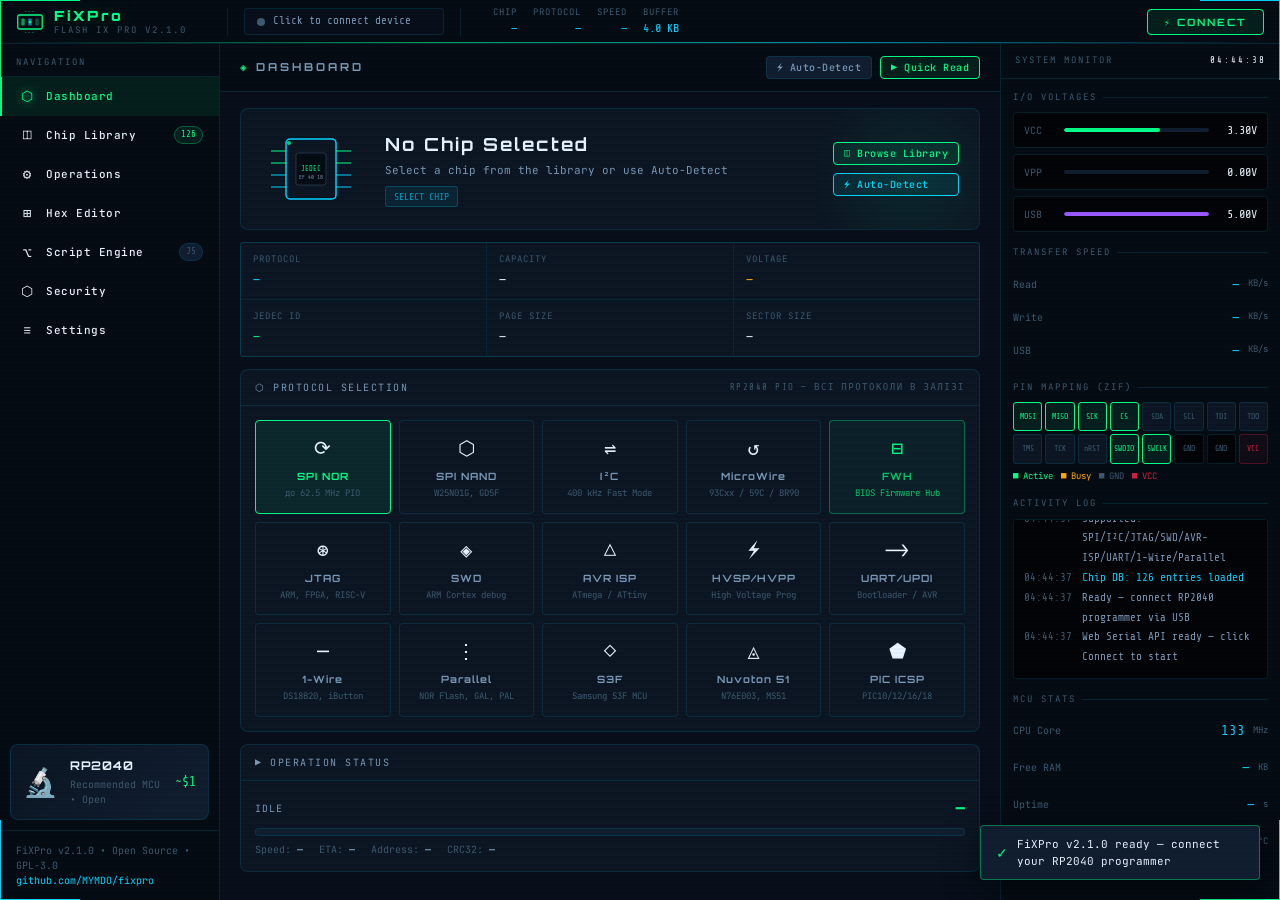
<file: docs/index.html>
<!DOCTYPE html>
<html lang="uk">
<head>
<meta charset="UTF-8">
<meta name="viewport" content="width=device-width, initial-scale=1.0">
<title>FiXPro — Flash iX Pro</title>
<link rel="preconnect" href="https://fonts.googleapis.com">
<link href="https://fonts.googleapis.com/css2?family=Orbitron:wght@400;600;700;900&family=JetBrains+Mono:wght@300;400;500;700&family=Share+Tech+Mono&display=swap" rel="stylesheet">
<link rel="stylesheet" href="assets/fixpro-styles.css">
<style>
:root {
  --bg-void: #020408;
  --bg-deep: #050c14;
  --bg-panel: #080f1a;
  --bg-card: #0c1624;
  --bg-elevated: #101e30;
  --bg-hover: #162436;

  --green-core: #00ff88;
  --green-dim: #00cc6a;
  --green-ghost: rgba(0,255,136,0.08);
  --green-glow: rgba(0,255,136,0.25);
  --cyan-core: #00d4ff;
  --cyan-dim: #009bbf;
  --cyan-ghost: rgba(0,212,255,0.08);
  --amber: #ffaa00;
  --amber-dim: #cc8800;
  --red: #ff3355;
  --red-dim: #cc2244;
  --purple: #9b59ff;

  --text-primary: #e8f4ff;
  --text-secondary: #7a9ab8;
  --text-muted: #3d5a70;
  --text-accent: #00ff88;

  --border: rgba(0,212,255,0.12);
  --border-active: rgba(0,255,136,0.4);
  --border-hover: rgba(0,212,255,0.3);

  --font-display: 'Orbitron', monospace;
  --font-mono: 'JetBrains Mono', monospace;
  --font-data: 'Share Tech Mono', monospace;

  --r: 4px;
  --r-lg: 8px;
  --transition: 0.18s cubic-bezier(0.4, 0, 0.2, 1);
}

*, *::before, *::after { box-sizing: border-box; margin: 0; padding: 0; }

html, body {
  height: 100%;
  background: var(--bg-void);
  color: var(--text-primary);
  font-family: var(--font-mono);
  font-size: 13px;
  line-height: 1.5;
  overflow: hidden;
}

/* Scanline overlay */
body::before {
  content: '';
  position: fixed;
  inset: 0;
  background: repeating-linear-gradient(0deg, transparent, transparent 2px, rgba(0,0,0,0.03) 2px, rgba(0,0,0,0.03) 4px);
  pointer-events: none;
  z-index: 9999;
}

/* Corner decoration */
.corner-deco {
  position: fixed;
  width: 80px;
  height: 80px;
  pointer-events: none;
  z-index: 100;
}
.corner-deco.tl { top: 0; left: 0; border-top: 1px solid var(--green-core); border-left: 1px solid var(--green-core); }
.corner-deco.tr { top: 0; right: 0; border-top: 1px solid var(--cyan-core); border-right: 1px solid var(--cyan-core); }
.corner-deco.bl { bottom: 0; left: 0; border-bottom: 1px solid var(--cyan-core); border-left: 1px solid var(--cyan-core); }
.corner-deco.br { bottom: 0; right: 0; border-bottom: 1px solid var(--green-core); border-right: 1px solid var(--green-core); }

/* ─── LAYOUT ─── */
.app-shell {
  display: grid;
  grid-template-rows: 44px 1fr;
  grid-template-columns: 220px 1fr 280px;
  height: 100vh;
  gap: 0;
}

/* ─── TOPBAR ─── */
.topbar {
  grid-column: 1 / -1;
  display: flex;
  align-items: center;
  gap: 0;
  background: var(--bg-deep);
  border-bottom: 1px solid var(--border);
  padding: 0 16px;
  position: relative;
  overflow: hidden;
}
.topbar::after {
  content: '';
  position: absolute;
  bottom: 0; left: 0; right: 0;
  height: 1px;
  background: linear-gradient(90deg, transparent, var(--green-core), var(--cyan-core), transparent);
  opacity: 0.6;
}
.logo {
  display: flex;
  align-items: center;
  gap: 10px;
  margin-right: 24px;
  flex-shrink: 0;
}
.logo-icon {
  width: 28px; height: 28px;
  position: relative;
}
.logo-icon svg { width: 100%; height: 100%; }
.logo-text {
  font-family: var(--font-display);
  font-size: 14px;
  font-weight: 900;
  letter-spacing: 3px;
  color: var(--green-core);
  text-shadow: 0 0 20px var(--green-glow);
}
.logo-sub {
  font-size: 9px;
  color: var(--text-muted);
  letter-spacing: 2px;
  text-transform: uppercase;
  margin-top: -2px;
}
.topbar-sep { width: 1px; height: 28px; background: var(--border); margin: 0 16px; }
.device-status {
  display: flex;
  align-items: center;
  gap: 8px;
  padding: 4px 12px;
  border: 1px solid var(--border);
  border-radius: var(--r);
  cursor: pointer;
  transition: var(--transition);
  background: var(--bg-panel);
  min-width: 200px;
}
.device-status:hover { border-color: var(--border-hover); background: var(--bg-elevated); }
.device-status.connected { border-color: rgba(0,255,136,0.3); }
.status-dot {
  width: 8px; height: 8px;
  border-radius: 50%;
  background: var(--text-muted);
  transition: var(--transition);
  flex-shrink: 0;
}
.status-dot.connected { background: var(--green-core); box-shadow: 0 0 8px var(--green-core); animation: pulse-dot 2s ease-in-out infinite; }
.status-dot.busy { background: var(--amber); box-shadow: 0 0 8px var(--amber); animation: pulse-dot 0.5s ease-in-out infinite; }
@keyframes pulse-dot { 0%,100%{opacity:1}50%{opacity:0.4} }
.status-text { font-family: var(--font-data); font-size: 11px; color: var(--text-secondary); flex:1; min-width:0; overflow:hidden; white-space:nowrap; text-overflow:ellipsis; }
.status-text strong { color: var(--text-primary); }
.topbar-spacer { flex: 1; }
.topbar-stats {
  display: flex;
  align-items: center;
  gap: 16px;
  padding: 0 16px;
}
.stat-item { display: flex; flex-direction: column; align-items: flex-end; }
.stat-label { font-size: 9px; color: var(--text-muted); letter-spacing: 1px; text-transform: uppercase; }
.stat-value { font-family: var(--font-data); font-size: 12px; color: var(--cyan-core); }
.btn-connect {
  font-family: var(--font-display);
  font-size: 10px;
  font-weight: 700;
  letter-spacing: 2px;
  padding: 6px 16px;
  border: 1px solid var(--green-core);
  background: var(--green-ghost);
  color: var(--green-core);
  cursor: pointer;
  border-radius: var(--r);
  transition: var(--transition);
  text-transform: uppercase;
}
.btn-connect:hover { background: rgba(0,255,136,0.18); box-shadow: 0 0 16px var(--green-glow); }
.btn-connect.connected { border-color: var(--red); color: var(--red); background: rgba(255,51,85,0.08); }
.btn-connect.connected:hover { background: rgba(255,51,85,0.18); }

/* ─── SIDEBAR ─── */
.sidebar {
  background: var(--bg-deep);
  border-right: 1px solid var(--border);
  display: flex;
  flex-direction: column;
  overflow: hidden;
}
.sidebar-section-label {
  font-size: 9px;
  letter-spacing: 2px;
  color: var(--text-muted);
  text-transform: uppercase;
  padding: 12px 16px 6px;
  border-bottom: 1px solid var(--border);
}
.nav-item {
  display: flex;
  align-items: center;
  gap: 10px;
  padding: 9px 16px;
  cursor: pointer;
  transition: var(--transition);
  border-left: 2px solid transparent;
  position: relative;
  user-select: none;
}
.nav-item:hover { background: var(--bg-elevated); }
.nav-item.active {
  background: var(--green-ghost);
  border-left-color: var(--green-core);
  color: var(--green-core);
}
.nav-item.active .nav-icon { color: var(--green-core); filter: drop-shadow(0 0 4px var(--green-core)); }
.nav-icon { font-size: 14px; width: 18px; text-align: center; flex-shrink: 0; }
.nav-label { font-size: 11px; font-weight: 500; letter-spacing: 0.5px; }
.nav-badge {
  margin-left: auto;
  font-family: var(--font-data);
  font-size: 9px;
  padding: 1px 6px;
  border-radius: 10px;
  background: var(--bg-elevated);
  color: var(--text-muted);
  border: 1px solid var(--border);
}
.nav-badge.green { background: var(--green-ghost); color: var(--green-core); border-color: rgba(0,255,136,0.3); }
.sidebar-spacer { flex: 1; }
.sidebar-footer {
  padding: 12px 16px;
  border-top: 1px solid var(--border);
  font-size: 10px;
  color: var(--text-muted);
}
.sidebar-footer a { color: var(--cyan-core); text-decoration: none; }

/* ─── MAIN CONTENT ─── */
.main-content {
  overflow: hidden;
  display: flex;
  flex-direction: column;
  background: var(--bg-panel);
}
.panel { display: none; flex: 1; flex-direction: column; overflow: hidden; }
.panel.active { display: flex; }
.panel-header {
  padding: 12px 20px;
  border-bottom: 1px solid var(--border);
  display: flex;
  align-items: center;
  gap: 12px;
  background: var(--bg-deep);
  flex-shrink: 0;
}
.panel-title {
  font-family: var(--font-display);
  font-size: 11px;
  font-weight: 700;
  letter-spacing: 3px;
  text-transform: uppercase;
  color: var(--text-secondary);
}
.panel-title span { color: var(--green-core); }
.panel-actions { margin-left: auto; display: flex; gap: 8px; align-items: center; }
.panel-body { flex: 1; overflow-y: auto; padding: 16px 20px; }
.panel-body::-webkit-scrollbar { width: 4px; }
.panel-body::-webkit-scrollbar-track { background: transparent; }
.panel-body::-webkit-scrollbar-thumb { background: var(--border); border-radius: 2px; }

/* ─── RIGHT PANEL ─── */
.right-panel {
  background: var(--bg-deep);
  border-left: 1px solid var(--border);
  display: flex;
  flex-direction: column;
  overflow: hidden;
}
.rp-header {
  padding: 10px 14px;
  border-bottom: 1px solid var(--border);
  font-size: 9px;
  letter-spacing: 2px;
  color: var(--text-muted);
  text-transform: uppercase;
  display: flex;
  align-items: center;
  justify-content: space-between;
}
.rp-body { flex: 1; overflow-y: auto; padding: 12px; }
.rp-body::-webkit-scrollbar { width: 3px; }
.rp-body::-webkit-scrollbar-thumb { background: var(--border); }

/* ─── BUTTONS ─── */
.btn {
  font-family: var(--font-mono);
  font-size: 11px;
  font-weight: 500;
  padding: 6px 14px;
  border: 1px solid var(--border);
  background: var(--bg-elevated);
  color: var(--text-secondary);
  cursor: pointer;
  border-radius: var(--r);
  transition: var(--transition);
  display: inline-flex;
  align-items: center;
  gap: 6px;
  white-space: nowrap;
  letter-spacing: 0.5px;
}
.btn:hover { border-color: var(--border-hover); color: var(--text-primary); background: var(--bg-hover); }
.btn:disabled { opacity: 0.35; cursor: not-allowed; }
.btn-primary { border-color: var(--green-core); color: var(--green-core); background: var(--green-ghost); }
.btn-primary:hover:not(:disabled) { background: rgba(0,255,136,0.18); box-shadow: 0 0 16px var(--green-glow); }
.btn-cyan { border-color: var(--cyan-core); color: var(--cyan-core); background: var(--cyan-ghost); }
.btn-cyan:hover:not(:disabled) { background: rgba(0,212,255,0.18); }
.btn-danger { border-color: var(--red); color: var(--red); background: rgba(255,51,85,0.06); }
.btn-danger:hover:not(:disabled) { background: rgba(255,51,85,0.18); }
.btn-amber { border-color: var(--amber); color: var(--amber); background: rgba(255,170,0,0.06); }
.btn-amber:hover:not(:disabled) { background: rgba(255,170,0,0.18); }
.btn-sm { padding: 4px 10px; font-size: 10px; }
.btn-green { background: rgba(0,255,136,0.15); color: var(--green-core); border-color: var(--green-core); }
.btn-green:hover { background: rgba(0,255,136,0.25); }
.btn-lg { padding: 10px 24px; font-size: 12px; font-weight: 700; letter-spacing: 2px; }

/* ─── CARDS ─── */
.card {
  background: var(--bg-card);
  border: 1px solid var(--border);
  border-radius: var(--r-lg);
  overflow: hidden;
}
.card-header {
  padding: 10px 14px;
  border-bottom: 1px solid var(--border);
  font-size: 10px;
  letter-spacing: 1.5px;
  color: var(--text-secondary);
  text-transform: uppercase;
  display: flex;
  align-items: center;
  gap: 8px;
}
.card-body { padding: 14px; }

/* ─── DASHBOARD ─── */
.dashboard-grid {
  display: grid;
  grid-template-columns: 1fr 1fr;
  grid-template-rows: auto auto 1fr;
  gap: 12px;
  height: 100%;
}
.chip-hero {
  grid-column: 1 / -1;
  background: var(--bg-card);
  border: 1px solid var(--border);
  border-radius: var(--r-lg);
  padding: 20px;
  display: flex;
  align-items: center;
  gap: 24px;
  position: relative;
  overflow: hidden;
}
.chip-hero::before {
  content: '';
  position: absolute;
  top: -30px; right: -30px;
  width: 200px; height: 200px;
  background: radial-gradient(circle, var(--green-ghost) 0%, transparent 70%);
}
.chip-visual {
  width: 100px; height: 80px;
  flex-shrink: 0;
  position: relative;
}
.chip-visual svg { width: 100%; height: 100%; }
.chip-info { flex: 1; min-width: 0; }
.chip-name {
  font-family: var(--font-display);
  font-size: 18px;
  font-weight: 700;
  color: var(--text-primary);
  letter-spacing: 2px;
  margin-bottom: 4px;
}
.chip-detail { font-size: 11px; color: var(--text-secondary); margin-bottom: 8px; }
.chip-tags { display: flex; gap: 6px; flex-wrap: wrap; }
.tag {
  font-family: var(--font-data);
  font-size: 10px;
  padding: 2px 8px;
  border-radius: 3px;
  border: 1px solid;
}
.tag-green { color: var(--green-dim); border-color: rgba(0,204,106,0.3); background: var(--green-ghost); }
.tag-cyan { color: var(--cyan-dim); border-color: rgba(0,155,191,0.3); background: var(--cyan-ghost); }
.tag-amber { color: var(--amber-dim); border-color: rgba(204,136,0,0.3); background: rgba(255,170,0,0.06); }
.tag-purple { color: var(--purple); border-color: rgba(155,89,255,0.3); background: rgba(155,89,255,0.06); }

.info-grid {
  display: grid;
  grid-template-columns: repeat(3, 1fr);
  gap: 1px;
  background: var(--border);
  border: 1px solid var(--border);
  border-radius: var(--r);
  overflow: hidden;
}
.info-cell {
  background: var(--bg-card);
  padding: 10px 12px;
}
.info-cell-label { font-size: 9px; color: var(--text-muted); letter-spacing: 1px; text-transform: uppercase; margin-bottom: 3px; }
.info-cell-value { font-family: var(--font-data); font-size: 13px; color: var(--text-primary); }
.info-cell-value.green { color: var(--green-core); }
.info-cell-value.cyan { color: var(--cyan-core); }
.info-cell-value.amber { color: var(--amber); }

/* ─── PROTOCOL SELECTOR ─── */
.protocol-grid {
  display: grid;
  grid-template-columns: repeat(4, 1fr);
  gap: 8px;
}
.protocol-card {
  background: var(--bg-card);
  border: 1px solid var(--border);
  border-radius: var(--r);
  padding: 12px 10px;
  cursor: pointer;
  transition: var(--transition);
  text-align: center;
  user-select: none;
}
.protocol-card:hover { border-color: var(--border-hover); background: var(--bg-elevated); }
.protocol-card.active { border-color: var(--green-core); background: var(--green-ghost); }
.protocol-card.active .protocol-name { color: var(--green-core); }
.protocol-icon { font-size: 20px; margin-bottom: 6px; }
.protocol-name { font-family: var(--font-display); font-size: 10px; font-weight: 700; letter-spacing: 1px; color: var(--text-secondary); }
.protocol-desc { font-size: 9px; color: var(--text-muted); margin-top: 3px; }

/* ─── OPERATIONS PANEL ─── */
.ops-layout {
  display: grid;
  grid-template-columns: 1fr 1fr;
  gap: 12px;
  height: 100%;
}
.ops-left, .ops-right { display: flex; flex-direction: column; gap: 12px; }
.op-btn-grid {
  display: grid;
  grid-template-columns: 1fr 1fr;
  gap: 8px;
}
.op-btn {
  display: flex;
  flex-direction: column;
  align-items: center;
  gap: 6px;
  padding: 16px 10px;
  border: 1px solid var(--border);
  background: var(--bg-card);
  border-radius: var(--r-lg);
  cursor: pointer;
  transition: var(--transition);
  font-family: var(--font-mono);
}
.op-btn:hover:not(:disabled) { border-color: var(--border-hover); background: var(--bg-elevated); transform: translateY(-1px); }
.op-btn:disabled { opacity: 0.3; cursor: not-allowed; }
.op-btn-icon { font-size: 24px; }
.op-btn-label { font-size: 11px; font-weight: 700; letter-spacing: 1px; color: var(--text-secondary); }
.op-btn-sub { font-size: 9px; color: var(--text-muted); }
.op-btn.green { border-color: rgba(0,255,136,0.25); }
.op-btn.green:hover:not(:disabled) { border-color: var(--green-core); background: var(--green-ghost); }
.op-btn.green .op-btn-label { color: var(--green-dim); }
.op-btn.cyan { border-color: rgba(0,212,255,0.2); }
.op-btn.cyan:hover:not(:disabled) { border-color: var(--cyan-core); background: var(--cyan-ghost); }
.op-btn.cyan .op-btn-label { color: var(--cyan-dim); }
.op-btn.red { border-color: rgba(255,51,85,0.2); }
.op-btn.red:hover:not(:disabled) { border-color: var(--red); background: rgba(255,51,85,0.08); }
.op-btn.red .op-btn-label { color: var(--red-dim); }
.op-btn.amber { border-color: rgba(255,170,0,0.2); }
.op-btn.amber:hover:not(:disabled) { border-color: var(--amber); background: rgba(255,170,0,0.06); }
.op-btn.amber .op-btn-label { color: var(--amber-dim); }

/* ─── PROGRESS ─── */
.progress-section { }
.progress-header { display: flex; justify-content: space-between; align-items: center; margin-bottom: 6px; }
.progress-title { font-size: 10px; color: var(--text-secondary); letter-spacing: 1px; text-transform: uppercase; }
.progress-pct { font-family: var(--font-data); font-size: 18px; color: var(--green-core); font-weight: 700; }
.progress-bar-wrap {
  height: 8px;
  background: var(--bg-elevated);
  border-radius: 4px;
  overflow: hidden;
  border: 1px solid var(--border);
  position: relative;
}
.progress-bar {
  height: 100%;
  background: linear-gradient(90deg, var(--green-dim), var(--green-core));
  border-radius: 4px;
  transition: width 0.15s ease;
  position: relative;
}
.progress-bar::after {
  content: '';
  position: absolute;
  top: 0; left: 0; right: 0; bottom: 0;
  background: linear-gradient(90deg, transparent 0%, rgba(255,255,255,0.3) 50%, transparent 100%);
  animation: shimmer 1.5s ease-in-out infinite;
}
@keyframes shimmer { 0%{transform:translateX(-100%)} 100%{transform:translateX(100%)} }
.progress-bar.idle { background: var(--text-muted); }
.progress-bar.idle::after { display: none; }
.progress-bar.error { background: var(--red); }
.progress-meta { display: flex; gap: 16px; margin-top: 6px; }
.progress-meta-item { font-size: 10px; color: var(--text-muted); }
.progress-meta-item strong { color: var(--text-secondary); }

/* ─── LOG ─── */
.log-output {
  background: var(--bg-void);
  border: 1px solid var(--border);
  border-radius: var(--r);
  font-family: var(--font-data);
  font-size: 11px;
  padding: 10px;
  overflow-y: auto;
  line-height: 1.8;
  flex: 1;
  min-height: 120px;
}
.log-output::-webkit-scrollbar { width: 3px; }
.log-output::-webkit-scrollbar-thumb { background: var(--border); }
.log-line { display: flex; gap: 10px; }
.log-time { color: var(--text-muted); flex-shrink: 0; }
.log-msg { flex: 1; }
.log-msg.info { color: var(--text-secondary); }
.log-msg.success { color: var(--green-core); }
.log-msg.warn { color: var(--amber); }
.log-msg.error { color: var(--red); }
.log-msg.data { color: var(--cyan-core); }
.log-msg.cmd { color: var(--purple); }

/* ─── HEX EDITOR ─── */
.hex-toolbar {
  display: flex;
  gap: 8px;
  align-items: center;
  padding: 10px 0;
  flex-wrap: wrap;
  flex-shrink: 0;
}
.hex-container {
  flex: 1;
  overflow: auto;
  background: var(--bg-void);
  border: 1px solid var(--border);
  border-radius: var(--r);
  position: relative;
}
.hex-container::-webkit-scrollbar { width: 6px; height: 6px; }
.hex-container::-webkit-scrollbar-track { background: transparent; }
.hex-container::-webkit-scrollbar-thumb { background: var(--border); border-radius: 3px; }
.hex-view {
  display: grid;
  font-family: var(--font-data);
  font-size: 12px;
  line-height: 1.7;
  padding: 10px;
  min-width: max-content;
}
.hex-row { display: flex; gap: 0; }
.hex-addr {
  color: var(--text-muted);
  width: 80px;
  flex-shrink: 0;
  user-select: none;
  padding-right: 12px;
}
.hex-bytes { display: flex; gap: 2px; margin-right: 16px; }
.hex-byte {
  width: 24px;
  text-align: center;
  color: var(--text-secondary);
  cursor: pointer;
  border-radius: 2px;
  transition: background 0.1s;
  padding: 0 2px;
}
.hex-byte:hover { background: var(--bg-elevated); color: var(--text-primary); }
.hex-byte.selected { background: var(--cyan-ghost); color: var(--cyan-core); }
.hex-byte.modified { color: var(--amber); }
.hex-byte.zero { color: var(--text-muted); }
.hex-byte.ff { color: var(--text-muted); opacity: 0.5; }
.hex-sep { width: 8px; flex-shrink: 0; }
.hex-ascii { display: flex; }
.hex-ascii-char {
  width: 10px;
  text-align: center;
  color: var(--text-muted);
  cursor: pointer;
  font-size: 11px;
}
.hex-ascii-char.printable { color: var(--text-secondary); }
.hex-ascii-char.selected { background: var(--cyan-ghost); color: var(--cyan-core); }
.hex-stats {
  display: flex;
  gap: 16px;
  padding: 8px 0;
  font-size: 10px;
  color: var(--text-muted);
  flex-shrink: 0;
  border-top: 1px solid var(--border);
}
.hex-stats span { color: var(--text-secondary); }

/* ─── CHIP LIBRARY ─── */
.chip-search-bar {
  display: flex;
  gap: 8px;
  align-items: center;
  padding-bottom: 12px;
  flex-shrink: 0;
}
.search-input {
  flex: 1;
  background: var(--bg-void);
  border: 1px solid var(--border);
  border-radius: var(--r);
  padding: 7px 12px;
  color: var(--text-primary);
  font-family: var(--font-mono);
  font-size: 12px;
  outline: none;
  transition: var(--transition);
}
.search-input:focus { border-color: var(--border-hover); }
.search-input::placeholder { color: var(--text-muted); }
.chip-filters { display: flex; gap: 6px; flex-wrap: wrap; }
.filter-chip {
  font-family: var(--font-data);
  font-size: 10px;
  padding: 3px 10px;
  border: 1px solid var(--border);
  border-radius: 12px;
  cursor: pointer;
  transition: var(--transition);
  color: var(--text-secondary);
  background: var(--bg-card);
  user-select: none;
}
.filter-chip:hover { border-color: var(--border-hover); }
.filter-chip.active { border-color: var(--cyan-core); color: var(--cyan-core); background: var(--cyan-ghost); }
.chip-table-wrap { flex: 1; overflow-y: auto; }
.chip-table { width: 100%; border-collapse: collapse; }
.chip-table th {
  text-align: left;
  font-size: 9px;
  letter-spacing: 2px;
  text-transform: uppercase;
  color: var(--text-muted);
  padding: 6px 10px;
  border-bottom: 1px solid var(--border);
  position: sticky;
  top: 0;
  background: var(--bg-panel);
}
.chip-table td {
  padding: 7px 10px;
  border-bottom: 1px solid rgba(255,255,255,0.03);
  font-size: 11px;
}
.chip-table tr { cursor: pointer; transition: background 0.1s; }
.chip-table tr:hover td { background: var(--bg-elevated); }
.chip-table tr.selected td { background: var(--green-ghost); }
.chip-table tr.selected td:first-child { border-left: 2px solid var(--green-core); }
.chip-id { font-family: var(--font-data); color: var(--cyan-core); font-size: 11px; }
.chip-proto-badge {
  display: inline-block;
  font-family: var(--font-data);
  font-size: 9px;
  padding: 1px 6px;
  border-radius: 3px;
  background: var(--bg-elevated);
  color: var(--text-muted);
  border: 1px solid var(--border);
}
.chip-proto-badge.SPI { color: var(--green-dim); border-color: rgba(0,204,106,0.3); }
.chip-proto-badge.SPI_NAND { color: #00ffcc; border-color: rgba(0,255,204,0.3); background: rgba(0,255,204,0.06); }
.chip-proto-badge.I2C { color: var(--cyan-dim); border-color: rgba(0,155,191,0.3); }
.chip-proto-badge.MICROWIRE { color: #ff8c00; border-color: rgba(255,140,0,0.3); background: rgba(255,140,0,0.06); }
.chip-proto-badge.FWH { color: var(--green-core); border-color: rgba(0,255,136,0.5); background: rgba(0,255,136,0.08); font-weight: 700; }
.chip-proto-badge.JTAG,.chip-proto-badge.SWD { color: var(--purple); border-color: rgba(155,89,255,0.3); }
.chip-proto-badge.ISP { color: var(--amber-dim); border-color: rgba(204,136,0,0.3); }
.chip-proto-badge.HVSP,.chip-proto-badge.HVPP { color: #ff6600; border-color: rgba(255,102,0,0.3); background: rgba(255,102,0,0.06); }
.chip-proto-badge.UART { color: var(--red-dim); border-color: rgba(204,34,68,0.3); }
.chip-proto-badge.1W { color: #ff8c00; border-color: rgba(255,140,0,0.3); }
.chip-proto-badge.S3F { color: #aa88ff; border-color: rgba(170,136,255,0.3); background: rgba(170,136,255,0.06); }
.chip-proto-badge.NUVOTON { color: #44ccff; border-color: rgba(68,204,255,0.3); background: rgba(68,204,255,0.06); }
.chip-proto-badge.PIC { color: #ffcc44; border-color: rgba(255,204,68,0.3); background: rgba(255,204,68,0.06); }

/* ─── SCRIPT ENGINE ─── */
.script-layout { display: grid; grid-template-rows: auto 1fr auto; gap: 10px; height: 100%; }
.script-editor {
  background: var(--bg-void);
  border: 1px solid var(--border);
  border-radius: var(--r);
  color: var(--green-core);
  font-family: var(--font-data);
  font-size: 12px;
  padding: 12px;
  resize: none;
  outline: none;
  line-height: 1.8;
  flex: 1;
  width: 100%;
}
.script-editor:focus { border-color: var(--border-active); }
.script-controls { display: flex; gap: 8px; align-items: center; }

/* ─── CONFIG FORM ─── */
.config-grid { display: grid; gap: 8px; }
.config-row { display: flex; align-items: center; gap: 10px; }
.config-label { font-size: 10px; color: var(--text-secondary); letter-spacing: 0.5px; min-width: 90px; flex-shrink: 0; }
.config-select, .config-input {
  background: var(--bg-void);
  border: 1px solid var(--border);
  border-radius: var(--r);
  color: var(--text-primary);
  font-family: var(--font-mono);
  font-size: 11px;
  padding: 4px 8px;
  outline: none;
  transition: var(--transition);
  flex: 1;
}
.config-select:focus, .config-input:focus { border-color: var(--border-hover); }
.config-select option { background: var(--bg-deep); }
.toggle-row { display: flex; align-items: center; gap: 10px; cursor: pointer; }
.toggle {
  width: 36px; height: 18px;
  background: var(--bg-elevated);
  border: 1px solid var(--border);
  border-radius: 10px;
  position: relative;
  transition: var(--transition);
  flex-shrink: 0;
}
.toggle.on { background: rgba(0,255,136,0.3); border-color: var(--green-core); }
.toggle::after {
  content: '';
  position: absolute;
  width: 12px; height: 12px;
  border-radius: 50%;
  background: var(--text-muted);
  top: 2px; left: 2px;
  transition: var(--transition);
}
.toggle.on::after { left: 20px; background: var(--green-core); }
.toggle-label { font-size: 11px; color: var(--text-secondary); }

/* ─── RIGHT PANEL WIDGETS ─── */
.rp-section { margin-bottom: 14px; }
.rp-section-title {
  font-size: 9px;
  letter-spacing: 2px;
  text-transform: uppercase;
  color: var(--text-muted);
  margin-bottom: 8px;
  display: flex;
  align-items: center;
  gap: 6px;
}
.rp-section-title::after { content: ''; flex: 1; height: 1px; background: var(--border); }
.pin-grid {
  display: grid;
  grid-template-columns: repeat(8, 1fr);
  gap: 3px;
}
.pin-cell {
  aspect-ratio: 1;
  border-radius: 3px;
  border: 1px solid var(--border);
  display: flex;
  align-items: center;
  justify-content: center;
  font-family: var(--font-data);
  font-size: 8px;
  color: var(--text-muted);
  cursor: pointer;
  transition: var(--transition);
  background: var(--bg-card);
}
.pin-cell:hover { border-color: var(--border-hover); }
.pin-cell.active { background: var(--green-ghost); border-color: var(--green-core); color: var(--green-core); }
.pin-cell.busy { background: rgba(255,170,0,0.1); border-color: var(--amber); color: var(--amber); }
.pin-cell.gnd { background: var(--bg-void); color: var(--text-muted); cursor: default; }
.pin-cell.power { color: var(--red-dim); border-color: rgba(204,34,68,0.3); background: rgba(255,51,85,0.05); }

.voltage-bar {
  background: var(--bg-void);
  border: 1px solid var(--border);
  border-radius: var(--r);
  padding: 8px 10px;
  display: flex;
  align-items: center;
  gap: 10px;
  margin-bottom: 6px;
}
.voltage-label { font-size: 10px; color: var(--text-muted); width: 30px; flex-shrink: 0; }
.voltage-track { flex: 1; height: 4px; background: var(--bg-elevated); border-radius: 2px; overflow: hidden; }
.voltage-fill { height: 100%; border-radius: 2px; transition: width 0.3s; }
.voltage-fill.v33 { background: var(--green-core); }
.voltage-fill.v50 { background: var(--cyan-core); }
.voltage-fill.v18 { background: var(--purple); }
.voltage-value { font-family: var(--font-data); font-size: 12px; color: var(--text-primary); width: 38px; text-align: right; flex-shrink: 0; }

.speed-meter {
  display: flex;
  align-items: center;
  gap: 8px;
  padding: 6px 0;
}
.speed-label { font-size: 10px; color: var(--text-muted); flex: 1; }
.speed-value { font-family: var(--font-data); font-size: 14px; color: var(--cyan-core); }
.speed-unit { font-size: 9px; color: var(--text-muted); }

/* ─── MCU INFO BADGE ─── */
.mcu-badge {
  background: linear-gradient(135deg, var(--bg-card), var(--bg-elevated));
  border: 1px solid var(--border);
  border-radius: var(--r-lg);
  padding: 12px;
  display: flex;
  align-items: center;
  gap: 12px;
}
.mcu-badge-icon { font-size: 28px; }
.mcu-badge-info { flex: 1; }
.mcu-badge-name { font-family: var(--font-display); font-size: 12px; font-weight: 700; color: var(--text-primary); letter-spacing: 1px; }
.mcu-badge-sub { font-size: 10px; color: var(--text-muted); margin-top: 2px; }
.mcu-badge-price { font-family: var(--font-data); font-size: 13px; color: var(--green-core); }

/* ─── NOTIFICATIONS ─── */
.toast-container {
  position: fixed;
  bottom: 20px;
  right: 20px;
  z-index: 1000;
  display: flex;
  flex-direction: column;
  gap: 8px;
  pointer-events: none;
}
.toast {
  background: var(--bg-elevated);
  border: 1px solid var(--border);
  border-radius: var(--r);
  padding: 10px 16px;
  font-size: 12px;
  display: flex;
  align-items: center;
  gap: 10px;
  animation: slideInRight 0.3s ease;
  pointer-events: auto;
  max-width: 280px;
  box-shadow: 0 8px 32px rgba(0,0,0,0.5);
}
.toast.success { border-color: rgba(0,255,136,0.4); }
.toast.success .toast-icon { color: var(--green-core); }
.toast.error { border-color: rgba(255,51,85,0.4); }
.toast.error .toast-icon { color: var(--red); }
.toast.warn { border-color: rgba(255,170,0,0.4); }
.toast.warn .toast-icon { color: var(--amber); }
.toast-icon { font-size: 16px; flex-shrink: 0; }
.toast-text { flex: 1; font-size: 11px; color: var(--text-primary); }
@keyframes slideInRight { from { transform: translateX(100%); opacity: 0; } to { transform: translateX(0); opacity: 1; } }

/* ─── MODALS ─── */
.modal-overlay {
  position: fixed;
  inset: 0;
  background: rgba(0,0,0,0.7);
  backdrop-filter: blur(4px);
  z-index: 500;
  display: flex;
  align-items: center;
  justify-content: center;
  opacity: 0;
  pointer-events: none;
  transition: opacity 0.2s;
}
.modal-overlay.open { opacity: 1; pointer-events: auto; }
.modal {
  background: var(--bg-deep);
  border: 1px solid var(--border);
  border-radius: var(--r-lg);
  width: 480px;
  max-width: 90vw;
  max-height: 80vh;
  display: flex;
  flex-direction: column;
  overflow: hidden;
  box-shadow: 0 32px 96px rgba(0,0,0,0.7);
  transform: scale(0.95);
  transition: transform 0.2s;
}
.modal-overlay.open .modal { transform: scale(1); }
.modal-header {
  padding: 14px 18px;
  border-bottom: 1px solid var(--border);
  display: flex;
  align-items: center;
  justify-content: space-between;
  flex-shrink: 0;
}
.modal-title { font-family: var(--font-display); font-size: 12px; font-weight: 700; letter-spacing: 2px; color: var(--text-primary); }
.modal-close { width: 24px; height: 24px; display: flex; align-items: center; justify-content: center; cursor: pointer; color: var(--text-muted); border-radius: var(--r); transition: var(--transition); font-size: 16px; border: none; background: none; }
.modal-close:hover { background: var(--bg-elevated); color: var(--text-primary); }
.modal-body { padding: 18px; overflow-y: auto; flex: 1; }
.modal-footer { padding: 12px 18px; border-top: 1px solid var(--border); display: flex; gap: 8px; justify-content: flex-end; flex-shrink: 0; }

/* ─── SECURITY SECTION ─── */
.security-item {
  display: flex;
  align-items: center;
  gap: 10px;
  padding: 8px 0;
  border-bottom: 1px solid var(--border);
}
.security-item:last-child { border-bottom: none; }
.security-icon { font-size: 16px; flex-shrink: 0; }
.security-info { flex: 1; }
.security-name { font-size: 11px; color: var(--text-primary); }
.security-detail { font-size: 10px; color: var(--text-muted); }
.security-badge { font-family: var(--font-data); font-size: 10px; padding: 2px 8px; border-radius: 3px; }
.security-badge.ok { background: var(--green-ghost); color: var(--green-core); border: 1px solid rgba(0,255,136,0.3); }
.security-badge.warn { background: rgba(255,170,0,0.06); color: var(--amber); border: 1px solid rgba(255,170,0,0.3); }
.security-badge.off { background: var(--bg-elevated); color: var(--text-muted); border: 1px solid var(--border); }

/* ─── ANIMATE ─── */
@keyframes fadeIn { from{opacity:0;transform:translateY(4px)} to{opacity:1;transform:translateY(0)} }
.fade-in { animation: fadeIn 0.3s ease; }

/* ─── SCROLLBAR global ─── */
* { scrollbar-width: thin; scrollbar-color: var(--border) transparent; }

/* ─── SELECT highlight fix ─── */
::selection { background: rgba(0,212,255,0.25); }
</style>
</head>
<body>

<!-- Corner decorations -->
<div class="corner-deco tl"></div>
<div class="corner-deco tr"></div>
<div class="corner-deco bl"></div>
<div class="corner-deco br"></div>

<!-- Toast container -->
<div class="toast-container" id="toastContainer"></div>

<!-- Modal overlay -->
<div class="modal-overlay" id="modalOverlay">
  <div class="modal" id="modal">
    <div class="modal-header">
      <span class="modal-title" id="modalTitle">MODAL</span>
      <button class="modal-close" onclick="closeModal()">✕</button>
    </div>
    <div class="modal-body" id="modalBody"></div>
    <div class="modal-footer" id="modalFooter"></div>
  </div>
</div>

<div class="app-shell">

  <!-- ─── TOPBAR ─── -->
  <header class="topbar">
    <div class="logo">
      <div class="logo-icon">
        <svg viewBox="0 0 32 32" fill="none" xmlns="http://www.w3.org/2000/svg">
          <rect x="2" y="8" width="28" height="16" rx="2" stroke="#00ff88" stroke-width="1.5"/>
          <rect x="6" y="12" width="4" height="8" rx="1" fill="#00ff88" opacity="0.6"/>
          <rect x="14" y="12" width="4" height="8" rx="1" fill="#00d4ff" opacity="0.6"/>
          <rect x="22" y="12" width="4" height="8" rx="1" fill="#00ff88" opacity="0.3"/>
          <path d="M10 4h12M10 28h12" stroke="#00ff88" stroke-width="1" stroke-dasharray="2 2" opacity="0.4"/>
          <circle cx="16" cy="16" r="1.5" fill="#00ff88"/>
        </svg>
      </div>
      <div>
        <div class="logo-text">FiXPro</div>
        <div class="logo-sub">Flash iX Pro v2.1.0</div>
      </div>
    </div>

    <div class="topbar-sep"></div>

    <div class="device-status" id="deviceStatus" onclick="toggleConnect()">
      <div class="status-dot" id="statusDot"></div>
      <div class="status-text" id="statusText">Click to connect device</div>
    </div>

    <div class="topbar-sep"></div>

    <div class="topbar-stats">
      <div class="stat-item">
        <span class="stat-label">Chip</span>
        <span class="stat-value" id="topChip">—</span>
      </div>
      <div class="stat-item">
        <span class="stat-label">Protocol</span>
        <span class="stat-value" id="topProto">—</span>
      </div>
      <div class="stat-item">
        <span class="stat-label">Speed</span>
        <span class="stat-value" id="topSpeed">—</span>
      </div>
      <div class="stat-item">
        <span class="stat-label">Buffer</span>
        <span class="stat-value" id="topBuffer">0 B</span>
      </div>
    </div>

    <div class="topbar-spacer"></div>
    <button class="btn-connect" id="connectBtn" onclick="toggleConnect()">⚡ Connect</button>
  </header>

  <!-- ─── SIDEBAR ─── -->
  <nav class="sidebar">
    <div class="sidebar-section-label">Navigation</div>
    <div class="nav-item active" onclick="switchPanel('dashboard')">
      <span class="nav-icon">⬡</span>
      <span class="nav-label">Dashboard</span>
    </div>
    <div class="nav-item" onclick="switchPanel('library')">
      <span class="nav-icon">◫</span>
      <span class="nav-label">Chip Library</span>
      <span class="nav-badge green" id="chipCountBadge">0</span>
    </div>
    <div class="nav-item" onclick="switchPanel('operations')">
      <span class="nav-icon">⚙</span>
      <span class="nav-label">Operations</span>
    </div>
    <div class="nav-item" onclick="switchPanel('hexeditor')">
      <span class="nav-icon">⊞</span>
      <span class="nav-label">Hex Editor</span>
    </div>
    <div class="nav-item" onclick="switchPanel('script')">
      <span class="nav-icon">⌥</span>
      <span class="nav-label">Script Engine</span>
      <span class="nav-badge">JS</span>
    </div>
    <div class="nav-item" onclick="switchPanel('security')">
      <span class="nav-icon">⬡</span>
      <span class="nav-label">Security</span>
    </div>
    <div class="nav-item" onclick="switchPanel('settings')">
      <span class="nav-icon">≡</span>
      <span class="nav-label">Settings</span>
    </div>

    <div class="sidebar-spacer"></div>

    <div class="mcu-badge" style="margin:10px;">
      <div class="mcu-badge-icon">🔬</div>
      <div class="mcu-badge-info">
        <div class="mcu-badge-name">RP2040</div>
        <div class="mcu-badge-sub">Recommended MCU • Open</div>
      </div>
      <div class="mcu-badge-price">~$1</div>
    </div>

    <div class="sidebar-footer">
      FiXPro v2.1.0 • Open Source • GPL-3.0<br>
      <a href="https://github.com/MYMDO/fixpro" target="_blank">github.com/MYMDO/fixpro</a>
    </div>
  </nav>

  <!-- ─── MAIN CONTENT ─── -->
  <main class="main-content">

    <!-- DASHBOARD -->
    <div class="panel active" id="panel-dashboard">
      <div class="panel-header">
        <span class="panel-title"><span>◈</span> DASHBOARD</span>
        <div class="panel-actions">
          <button class="btn btn-sm" onclick="autoDetect()">⚡ Auto-Detect</button>
          <button class="btn btn-sm btn-primary" onclick="quickRead()">▶ Quick Read</button>
        </div>
      </div>
      <div class="panel-body" style="display:flex;flex-direction:column;gap:12px;">

        <!-- Chip Hero -->
        <div class="chip-hero fade-in">
          <div class="chip-visual">
            <svg viewBox="0 0 100 80" xmlns="http://www.w3.org/2000/svg">
              <rect x="25" y="10" width="50" height="60" rx="4" fill="#0c1624" stroke="#00d4ff" stroke-width="1.5"/>
              <!-- Left pins -->
              <line x1="10" y1="22" x2="25" y2="22" stroke="#00ff88" stroke-width="1"/>
              <line x1="10" y1="34" x2="25" y2="34" stroke="#00ff88" stroke-width="1"/>
              <line x1="10" y1="46" x2="25" y2="46" stroke="#00d4ff" stroke-width="1"/>
              <line x1="10" y1="58" x2="25" y2="58" stroke="#00d4ff" stroke-width="1"/>
              <!-- Right pins -->
              <line x1="75" y1="22" x2="90" y2="22" stroke="#00ff88" stroke-width="1"/>
              <line x1="75" y1="34" x2="90" y2="34" stroke="#00ff88" stroke-width="1"/>
              <line x1="75" y1="46" x2="90" y2="46" stroke="#00d4ff" stroke-width="1"/>
              <line x1="75" y1="58" x2="90" y2="58" stroke="#00d4ff" stroke-width="1"/>
              <!-- Chip core decoration -->
              <rect x="35" y="24" width="30" height="32" rx="2" fill="#050c14" stroke="#3d5a70" stroke-width="0.5"/>
              <text x="50" y="42" text-anchor="middle" fill="#00ff88" font-size="7" font-family="Share Tech Mono">JEDEC</text>
              <text x="50" y="50" text-anchor="middle" fill="#7a9ab8" font-size="5.5" font-family="Share Tech Mono">EF 40 18</text>
              <!-- Pin 1 indicator -->
              <circle cx="28" cy="14" r="2" fill="#00ff88" opacity="0.8"/>
            </svg>
          </div>
          <div class="chip-info">
            <div class="chip-name" id="dashChipName">No Chip Selected</div>
            <div class="chip-detail" id="dashChipDetail">Select a chip from the library or use Auto-Detect</div>
            <div class="chip-tags" id="dashChipTags">
              <span class="tag tag-cyan">SELECT CHIP</span>
            </div>
          </div>
          <div style="display:flex;flex-direction:column;gap:8px;flex-shrink:0;">
            <button class="btn btn-primary btn-sm" onclick="switchPanel('library')">◫ Browse Library</button>
            <button class="btn btn-cyan btn-sm" onclick="autoDetect()">⚡ Auto-Detect</button>
          </div>
        </div>

        <!-- FiXPro Hardware Control -->
        <div class="card fade-in" id="fixpro-control" style="display:none;">
          <div class="card-header">◈ FiXPro Hardware Control</div>
          <div class="card-body" style="display:flex;flex-wrap:wrap;gap:8px;">
            <button class="btn btn-sm btn-green" onclick="fixproPing()">🔄 PING</button>
            <button class="btn btn-sm" onclick="fixproCaps()">📋 CAPS</button>
            <button class="btn btn-sm" onclick="fixproGpioTest()">🔌 GPIO</button>
            <button class="btn btn-sm btn-cyan" onclick="fixproSpiReadId()">💾 SPI ID</button>
            <button class="btn btn-sm" onclick="fixproI2cScan()">⇌ I2C Scan</button>
            <button class="btn btn-sm" onclick="fixproHelp()">❓ HELP</button>
          </div>
        </div>

        <!-- Info grid -->
        <div class="info-grid fade-in">
          <div class="info-cell">
            <div class="info-cell-label">Protocol</div>
            <div class="info-cell-value cyan" id="infoProtocol">—</div>
          </div>
          <div class="info-cell">
            <div class="info-cell-label">Capacity</div>
            <div class="info-cell-value" id="infoCapacity">—</div>
          </div>
          <div class="info-cell">
            <div class="info-cell-label">Voltage</div>
            <div class="info-cell-value amber" id="infoVoltage">—</div>
          </div>
          <div class="info-cell">
            <div class="info-cell-label">JEDEC ID</div>
            <div class="info-cell-value green" id="infoJedec">—</div>
          </div>
          <div class="info-cell">
            <div class="info-cell-label">Page Size</div>
            <div class="info-cell-value" id="infoPage">—</div>
          </div>
          <div class="info-cell">
            <div class="info-cell-label">Sector Size</div>
            <div class="info-cell-value" id="infoSector">—</div>
          </div>
        </div>

        <!-- Protocol selector -->
        <div class="card fade-in">
          <div class="card-header">⬡ Protocol Selection <span style="margin-left:auto;font-size:9px;color:var(--text-muted);font-family:var(--font-data);">RP2040 PIO — всі протоколи в залізі</span></div>
          <div class="card-body">
            <div class="protocol-grid" style="grid-template-columns:repeat(5,1fr);">
              <div class="protocol-card active" onclick="selectProtocol('SPI',this)">
                <div class="protocol-icon">⟳</div>
                <div class="protocol-name">SPI NOR</div>
                <div class="protocol-desc">до 62.5 MHz PIO</div>
              </div>
              <div class="protocol-card" onclick="selectProtocol('SPI_NAND',this)">
                <div class="protocol-icon">⬡</div>
                <div class="protocol-name">SPI NAND</div>
                <div class="protocol-desc">W25N01G, GD5F</div>
              </div>
              <div class="protocol-card" onclick="selectProtocol('I2C',this)">
                <div class="protocol-icon">⇌</div>
                <div class="protocol-name">I²C</div>
                <div class="protocol-desc">400 kHz Fast Mode</div>
              </div>
              <div class="protocol-card" onclick="selectProtocol('MICROWIRE',this)">
                <div class="protocol-icon">↺</div>
                <div class="protocol-name">MicroWire</div>
                <div class="protocol-desc">93Cxx / 59C / BR90</div>
              </div>
              <div class="protocol-card proto-fwh" onclick="selectProtocol('FWH',this)" style="border-color:rgba(0,255,136,0.35);background:rgba(0,255,136,0.05);">
                <div class="protocol-icon" style="color:var(--green-core);">⊟</div>
                <div class="protocol-name" style="color:var(--green-dim);">FWH</div>
                <div class="protocol-desc" style="color:var(--green-dim);">BIOS Firmware Hub</div>
              </div>
              <div class="protocol-card" onclick="selectProtocol('JTAG',this)">
                <div class="protocol-icon">⊛</div>
                <div class="protocol-name">JTAG</div>
                <div class="protocol-desc">ARM, FPGA, RISC-V</div>
              </div>
              <div class="protocol-card" onclick="selectProtocol('SWD',this)">
                <div class="protocol-icon">◈</div>
                <div class="protocol-name">SWD</div>
                <div class="protocol-desc">ARM Cortex debug</div>
              </div>
              <div class="protocol-card" onclick="selectProtocol('AVR_ISP',this)">
                <div class="protocol-icon">△</div>
                <div class="protocol-name">AVR ISP</div>
                <div class="protocol-desc">ATmega / ATtiny</div>
              </div>
              <div class="protocol-card" onclick="selectProtocol('AVR_HVSP',this)">
                <div class="protocol-icon">⚡</div>
                <div class="protocol-name">HVSP/HVPP</div>
                <div class="protocol-desc">High Voltage Prog</div>
              </div>
              <div class="protocol-card" onclick="selectProtocol('UART',this)">
                <div class="protocol-icon">⟶</div>
                <div class="protocol-name">UART/UPDI</div>
                <div class="protocol-desc">Bootloader / AVR</div>
              </div>
              <div class="protocol-card" onclick="selectProtocol('1WIRE',this)">
                <div class="protocol-icon">—</div>
                <div class="protocol-name">1-Wire</div>
                <div class="protocol-desc">DS18B20, iButton</div>
              </div>
              <div class="protocol-card" onclick="selectProtocol('PARALLEL',this)">
                <div class="protocol-icon">⋮</div>
                <div class="protocol-name">Parallel</div>
                <div class="protocol-desc">NOR Flash, GAL, PAL</div>
              </div>
              <div class="protocol-card" onclick="selectProtocol('S3F',this)">
                <div class="protocol-icon">◇</div>
                <div class="protocol-name">S3F</div>
                <div class="protocol-desc">Samsung S3F MCU</div>
              </div>
              <div class="protocol-card" onclick="selectProtocol('NUVOTON',this)">
                <div class="protocol-icon">◬</div>
                <div class="protocol-name">Nuvoton 51</div>
                <div class="protocol-desc">N76E003, MS51</div>
              </div>
              <div class="protocol-card" onclick="selectProtocol('PIC',this)">
                <div class="protocol-icon">⬟</div>
                <div class="protocol-name">PIC ICSP</div>
                <div class="protocol-desc">PIC10/12/16/18</div>
              </div>
            </div>
          </div>
        </div>

        <!-- Progress -->
        <div class="card fade-in">
          <div class="card-header">▶ Operation Status</div>
          <div class="card-body">
            <div class="progress-section">
              <div class="progress-header">
                <span class="progress-title" id="opStatusLabel">Idle</span>
                <span class="progress-pct" id="opStatusPct">—</span>
              </div>
              <div class="progress-bar-wrap">
                <div class="progress-bar idle" id="progressBar" style="width:0%"></div>
              </div>
              <div class="progress-meta">
                <div class="progress-meta-item">Speed: <strong id="opSpeed">—</strong></div>
                <div class="progress-meta-item">ETA: <strong id="opEta">—</strong></div>
                <div class="progress-meta-item">Address: <strong id="opAddr">—</strong></div>
                <div class="progress-meta-item">CRC32: <strong id="opCrc">—</strong></div>
              </div>
            </div>
          </div>
        </div>

      </div>
    </div>

    <!-- CHIP LIBRARY -->
    <div class="panel" id="panel-library">
      <div class="panel-header">
        <span class="panel-title"><span>◫</span> CHIP LIBRARY</span>
        <div class="panel-actions">
          <span style="font-size:10px;color:var(--text-muted);" id="chipCountLabel">0 chips</span>
          <button class="btn btn-sm btn-primary" id="selectChipBtn" disabled onclick="confirmChipSelection()">✓ Select</button>
        </div>
      </div>
      <div class="panel-body" style="display:flex;flex-direction:column;height:100%;overflow:hidden;">
        <div class="chip-search-bar">
          <input type="text" class="search-input" id="chipSearch" placeholder="Search by name, ID, capacity..." oninput="filterChips()">
          <div class="chip-filters" id="chipFilters">
            <span class="filter-chip active" data-filter="all" onclick="setFilter('all',this)">All</span>
            <span class="filter-chip" data-filter="SPI" onclick="setFilter('SPI',this)">SPI NOR</span>
            <span class="filter-chip" data-filter="SPI_NAND" onclick="setFilter('SPI_NAND',this)">NAND</span>
            <span class="filter-chip" data-filter="FWH" onclick="setFilter('FWH',this)" style="color:var(--green-core);border-color:rgba(0,255,136,0.4);">FWH</span>
            <span class="filter-chip" data-filter="I2C" onclick="setFilter('I2C',this)">I²C</span>
            <span class="filter-chip" data-filter="MICROWIRE" onclick="setFilter('MICROWIRE',this)">MicroWire</span>
            <span class="filter-chip" data-filter="ISP" onclick="setFilter('ISP',this)">AVR ISP</span>
            <span class="filter-chip" data-filter="HVSP" onclick="setFilter('HVSP',this)">HVSP/PP</span>
            <span class="filter-chip" data-filter="SWD" onclick="setFilter('SWD',this)">SWD/ARM</span>
            <span class="filter-chip" data-filter="JTAG" onclick="setFilter('JTAG',this)">JTAG</span>
            <span class="filter-chip" data-filter="UART" onclick="setFilter('UART',this)">UART/UPDI</span>
            <span class="filter-chip" data-filter="S3F" onclick="setFilter('S3F',this)">S3F</span>
            <span class="filter-chip" data-filter="NUVOTON" onclick="setFilter('NUVOTON',this)">Nuvoton</span>
            <span class="filter-chip" data-filter="PIC" onclick="setFilter('PIC',this)">PIC</span>
            <span class="filter-chip" data-filter="1W" onclick="setFilter('1W',this)">1-Wire</span>
          </div>
        </div>
        <div class="chip-table-wrap">
          <table class="chip-table" id="chipTable">
            <thead>
              <tr>
                <th>Manufacturer / Name</th>
                <th>Protocol</th>
                <th>Capacity</th>
                <th>Voltage</th>
                <th>JEDEC / ID</th>
                <th>Page</th>
                <th style="color:var(--green-dim)">Read ⚡</th>
                <th style="color:var(--amber)">Write ⚡</th>
              </tr>
            </thead>
            <tbody id="chipTableBody"></tbody>
          </table>
        </div>
      </div>
    </div>

    <!-- OPERATIONS -->
    <div class="panel" id="panel-operations">
      <div class="panel-header">
        <span class="panel-title"><span>⚙</span> OPERATIONS</span>
        <div class="panel-actions">
          <button class="btn btn-sm" onclick="cancelOperation()">✕ Cancel</button>
        </div>
      </div>
      <div class="panel-body">
        <div class="ops-layout">
          <div class="ops-left">
            <!-- Main ops -->
            <div class="card">
              <div class="card-header">▶ Main Operations</div>
              <div class="card-body" style="padding:10px;">
                <div class="op-btn-grid">
                  <button class="op-btn green" onclick="startOp('read')" id="btnRead">
                    <span class="op-btn-icon">📤</span>
                    <span class="op-btn-label">READ</span>
                    <span class="op-btn-sub">Chip → Buffer</span>
                  </button>
                  <button class="op-btn cyan" onclick="startOp('write')" id="btnWrite">
                    <span class="op-btn-icon">📥</span>
                    <span class="op-btn-label">WRITE</span>
                    <span class="op-btn-sub">Buffer → Chip</span>
                  </button>
                  <button class="op-btn amber" onclick="startOp('verify')" id="btnVerify">
                    <span class="op-btn-icon">✓</span>
                    <span class="op-btn-label">VERIFY</span>
                    <span class="op-btn-sub">CRC32 check</span>
                  </button>
                  <button class="op-btn red" onclick="startOp('erase')" id="btnErase">
                    <span class="op-btn-icon">🗑</span>
                    <span class="op-btn-label">ERASE</span>
                    <span class="op-btn-sub">Chip erase</span>
                  </button>
                </div>
              </div>
            </div>

            <!-- Extended ops -->
            <div class="card">
              <div class="card-header">⊛ Extended</div>
              <div class="card-body" style="padding:10px;">
                <div class="op-btn-grid">
                  <button class="op-btn" onclick="startOp('blank_check')">
                    <span class="op-btn-icon">◻</span>
                    <span class="op-btn-label">BLANK</span>
                    <span class="op-btn-sub">Check if erased</span>
                  </button>
                  <button class="op-btn" onclick="startOp('detect')">
                    <span class="op-btn-icon">⚡</span>
                    <span class="op-btn-label">DETECT</span>
                    <span class="op-btn-sub">Auto-identify</span>
                  </button>
                  <button class="op-btn" onclick="startOp('sector_erase')">
                    <span class="op-btn-icon">⊡</span>
                    <span class="op-btn-label">SECTOR</span>
                    <span class="op-btn-sub">Sector erase</span>
                  </button>
                  <button class="op-btn" onclick="startOp('read_fuse')">
                    <span class="op-btn-icon">🔒</span>
                    <span class="op-btn-label">FUSES</span>
                    <span class="op-btn-sub">Read/Write</span>
                  </button>
                </div>
              </div>
            </div>

            <!-- File ops -->
            <div class="card">
              <div class="card-header">📁 File</div>
              <div class="card-body">
                <div style="display:flex;gap:8px;flex-wrap:wrap;margin-bottom:10px;">
                  <button class="btn btn-primary" onclick="loadFile()">⬆ Load File</button>
                  <button class="btn btn-cyan" onclick="saveFile()">⬇ Save Buffer</button>
                  <button class="btn" onclick="clearBuffer()">✕ Clear</button>
                </div>
                <div style="display:flex;gap:8px;flex-wrap:wrap;">
                  <button class="btn btn-sm" onclick="loadFormat('hex')">Intel HEX</button>
                  <button class="btn btn-sm" onclick="loadFormat('srec')">S-Record</button>
                  <button class="btn btn-sm" onclick="loadFormat('bin')">Binary</button>
                  <button class="btn btn-sm" onclick="loadFormat('elf')">ELF</button>
                </div>
              </div>
            </div>
          </div>

          <div class="ops-right">
            <!-- Progress -->
            <div class="card">
              <div class="card-header">⬡ Progress</div>
              <div class="card-body">
                <div class="progress-section">
                  <div class="progress-header">
                    <span class="progress-title" id="opsLabel">Idle</span>
                    <span class="progress-pct" id="opsPct">—</span>
                  </div>
                  <div class="progress-bar-wrap">
                    <div class="progress-bar idle" id="opsProgressBar" style="width:0%"></div>
                  </div>
                  <div class="progress-meta" style="flex-direction:column;gap:4px;">
                    <div class="progress-meta-item">Speed: <strong id="opsSpeed">—</strong></div>
                    <div class="progress-meta-item">ETA: <strong id="opsEta">—</strong></div>
                    <div class="progress-meta-item">Processed: <strong id="opsProcessed">—</strong></div>
                    <div class="progress-meta-item">CRC32: <strong id="opsCrc">—</strong></div>
                  </div>
                </div>
              </div>
            </div>

            <!-- Protocol config -->
            <div class="card">
              <div class="card-header">⚙ Protocol Config</div>
              <div class="card-body">
                <div class="config-grid">
                  <div class="config-row">
                    <span class="config-label">SPI Speed</span>
                    <select class="config-select" id="cfgSpiSpeed">
                      <option>400 kHz</option>
                      <option>1 MHz</option>
                      <option selected>10 MHz</option>
                      <option>20 MHz</option>
                      <option>40 MHz</option>
                    </select>
                  </div>
                  <div class="config-row">
                    <span class="config-label">SPI Mode</span>
                    <select class="config-select">
                      <option selected>Mode 0 (CPOL=0,CPHA=0)</option>
                      <option>Mode 1 (CPOL=0,CPHA=1)</option>
                      <option>Mode 2 (CPOL=1,CPHA=0)</option>
                      <option>Mode 3 (CPOL=1,CPHA=1)</option>
                    </select>
                  </div>
                  <div class="config-row">
                    <span class="config-label">I²C Speed</span>
                    <select class="config-select">
                      <option>100 kHz Standard</option>
                      <option selected>400 kHz Fast</option>
                      <option>1 MHz Fast+</option>
                    </select>
                  </div>
                  <div class="config-row">
                    <span class="config-label">JTAG Speed</span>
                    <select class="config-select">
                      <option>100 kHz</option>
                      <option selected>1 MHz</option>
                      <option>4 MHz</option>
                      <option>10 MHz</option>
                    </select>
                  </div>
                  <div class="config-row">
                    <span class="config-label">VCC Target</span>
                    <select class="config-select" id="cfgVcc">
                      <option>1.8V</option>
                      <option>2.5V</option>
                      <option selected>3.3V</option>
                      <option>5.0V</option>
                    </select>
                  </div>
                  <div class="config-row">
                    <span class="config-label">VPP</span>
                    <select class="config-select">
                      <option>Disabled</option>
                      <option>12V (Erase)</option>
                      <option>21V (OTP)</option>
                    </select>
                  </div>
                </div>
              </div>
            </div>

            <!-- Options -->
            <div class="card">
              <div class="card-header">◈ Write Options</div>
              <div class="card-body">
                <div class="config-grid">
                  <div class="toggle-row" onclick="toggleOpt(this)">
                    <div class="toggle on"></div>
                    <span class="toggle-label">Verify after write (CRC32)</span>
                  </div>
                  <div class="toggle-row" onclick="toggleOpt(this)">
                    <div class="toggle on"></div>
                    <span class="toggle-label">Erase before write</span>
                  </div>
                  <div class="toggle-row" onclick="toggleOpt(this)">
                    <div class="toggle"></div>
                    <span class="toggle-label">Skip blank pages</span>
                  </div>
                  <div class="toggle-row" onclick="toggleOpt(this)">
                    <div class="toggle on"></div>
                    <span class="toggle-label">Check write protection</span>
                  </div>
                  <div class="toggle-row" onclick="toggleOpt(this)">
                    <div class="toggle"></div>
                    <span class="toggle-label">Enable SRP (status reg protect)</span>
                  </div>
                </div>
              </div>
            </div>
          </div>
        </div>
      </div>
    </div>

    <!-- HEX EDITOR -->
    <div class="panel" id="panel-hexeditor">
      <div class="panel-header">
        <span class="panel-title"><span>⊞</span> HEX EDITOR</span>
        <div class="panel-actions">
          <input type="text" id="hexGotoAddr" class="config-input" placeholder="Goto addr..." style="width:100px;" onkeydown="if(event.key==='Enter')hexGoto()">
          <button class="btn btn-sm" onclick="hexGoto()">↵ Go</button>
          <input type="text" id="hexSearchVal" class="config-input" placeholder="Search hex..." style="width:100px;">
          <button class="btn btn-sm" onclick="hexSearch()">⌕ Find</button>
          <button class="btn btn-sm btn-primary" onclick="loadFileToHex()">⬆ Load</button>
          <button class="btn btn-sm btn-cyan" onclick="saveHexFile()">⬇ Export</button>
        </div>
      </div>
      <div style="display:flex;flex-direction:column;flex:1;overflow:hidden;padding:0 12px 12px;">
        <div class="hex-toolbar">
          <button class="btn btn-sm" onclick="fillBuffer(0x00)">Fill 00</button>
          <button class="btn btn-sm" onclick="fillBuffer(0xFF)">Fill FF</button>
          <button class="btn btn-sm" onclick="invertBuffer()">Invert</button>
          <button class="btn btn-sm" onclick="xorBuffer()">XOR</button>
          <div style="flex:1;"></div>
          <span style="font-size:10px;color:var(--text-muted);">Cols:</span>
          <select class="config-select" style="width:70px;" id="hexCols" onchange="renderHex()">
            <option value="8">8</option>
            <option value="16" selected>16</option>
            <option value="32">32</option>
          </select>
        </div>
        <div class="hex-container" id="hexContainer">
          <div class="hex-view" id="hexView"></div>
        </div>
        <div class="hex-stats" id="hexStats">
          <div>Size: <span id="hexSize">0 B</span></div>
          <div>Selected: <span id="hexSelected">—</span></div>
          <div>Offset: <span id="hexOffset">0x0000</span></div>
          <div>Value: <span id="hexValue">—</span></div>
          <div>CRC32: <span id="hexCrc">—</span></div>
          <div>Non-FF: <span id="hexNonFF">0</span></div>
        </div>
      </div>
    </div>

    <!-- SCRIPT ENGINE -->
    <div class="panel" id="panel-script">
      <div class="panel-header">
        <span class="panel-title"><span>⌥</span> SCRIPT ENGINE</span>
        <div class="panel-actions">
          <select class="config-select" id="scriptTemplate" onchange="loadScriptTemplate()" style="width:160px;">
            <option value="">— Load Template —</option>
            <option value="spi_read_id">SPI Read JEDEC ID</option>
            <option value="spi_read_status">SPI Read Status Reg</option>
            <option value="spi_erase_chip">SPI Chip Erase</option>
            <option value="i2c_scan">I²C Bus Scan</option>
            <option value="jtag_idcode">JTAG Read IDCODE</option>
            <option value="swd_read_dp">SWD Read DP</option>
            <option value="avr_sig">AVR Read Signature</option>
            <option value="onewire_search">1-Wire Search ROM</option>
            <option value="custom_spi">Custom SPI Transfer</option>
          </select>
          <button class="btn btn-sm btn-primary" onclick="runScript()">▶ Run</button>
          <button class="btn btn-sm btn-danger" onclick="stopScript()">■ Stop</button>
          <button class="btn btn-sm" onclick="clearScriptLog()">✕ Clear</button>
        </div>
      </div>
      <div class="panel-body" style="display:grid;grid-template-rows:1fr 180px;gap:10px;height:100%;overflow:hidden;">
        <div style="display:flex;flex-direction:column;gap:6px;overflow:hidden;">
          <div style="font-size:9px;color:var(--text-muted);letter-spacing:2px;text-transform:uppercase;">SCRIPT // JavaScript API</div>
          <textarea class="script-editor" id="scriptEditor" spellcheck="false" style="flex:1;height:100%;">// FiXPro Script Engine v2.1.0
// Available API:
//   fixpro.spi.transfer(bytes[])  → Uint8Array
//   fixpro.spi.readId()           → {mfr, type, cap}
//   fixpro.spi.chipErase()
//   fixpro.spi.readStatus()       → number
//   fixpro.i2c.scan()             → address[]
//   fixpro.i2c.write(addr, bytes[])
//   fixpro.i2c.read(addr, len)    → Uint8Array
//   fixpro.jtag.readIdcode()      → number
//   fixpro.swd.readDP(reg)        → number
//   fixpro.avr.readSig()          → [b0,b1,b2]
//   fixpro.gpio.write(pin, val)
//   fixpro.gpio.read(pin)         → number
//   fixpro.delay(ms)
//   log(msg)                    → console
//   buf                         → current buffer Uint8Array

async function main() {
  log('FiXPro Script Engine started');
  
  // Example: Read SPI JEDEC ID
  const id = await fixpro.spi.readId();
  log(`JEDEC: MFR=0x${id.mfr.toString(16).toUpperCase()} TYPE=0x${id.type.toString(16).toUpperCase()} CAP=0x${id.cap.toString(16).toUpperCase()}`);
  
  // Example: Read status register
  const sr = await fixpro.spi.readStatus();
  log(`Status Register: 0x${sr.toString(16).padStart(2,'0').toUpperCase()} (${sr.toString(2).padStart(8,'0')}b)`);
  
  log('Done.');
}

main().catch(e => log('ERROR: ' + e.message));
</textarea>
        </div>
        <div style="display:flex;flex-direction:column;gap:6px;overflow:hidden;">
          <div style="font-size:9px;color:var(--text-muted);letter-spacing:2px;text-transform:uppercase;display:flex;justify-content:space-between;">
            <span>OUTPUT</span>
            <span id="scriptStatus" style="color:var(--green-core);">Ready</span>
          </div>
          <div class="log-output" id="scriptLog">
            <div class="log-line"><span class="log-time">00:00:00</span><span class="log-msg info">FiXPro Script Engine ready. Select a template or write your own script.</span></div>
          </div>
        </div>
      </div>
    </div>

    <!-- SECURITY -->
    <div class="panel" id="panel-security">
      <div class="panel-header">
        <span class="panel-title"><span>⬡</span> SECURITY</span>
        <div class="panel-actions">
          <button class="btn btn-sm btn-primary" onclick="runSecurityScan()">⚡ Scan</button>
        </div>
      </div>
      <div class="panel-body">
        <div style="display:grid;grid-template-columns:1fr 1fr;gap:12px;">
          <div class="card">
            <div class="card-header">🔒 Write Protection</div>
            <div class="card-body">
              <div class="security-item">
                <span class="security-icon">🛡</span>
                <div class="security-info">
                  <div class="security-name">Hardware Write Protect (WP#)</div>
                  <div class="security-detail">Physical WP pin state</div>
                </div>
                <span class="security-badge off" id="sec-wp-hard">Not Checked</span>
              </div>
              <div class="security-item">
                <span class="security-icon">📋</span>
                <div class="security-info">
                  <div class="security-name">Status Reg WEL Bit</div>
                  <div class="security-detail">Write Enable Latch</div>
                </div>
                <span class="security-badge off" id="sec-wp-wel">Not Checked</span>
              </div>
              <div class="security-item">
                <span class="security-icon">🔐</span>
                <div class="security-info">
                  <div class="security-name">Block Protection Bits</div>
                  <div class="security-detail">BP0-BP3 in Status Reg</div>
                </div>
                <span class="security-badge off" id="sec-wp-bp">Not Checked</span>
              </div>
              <div class="security-item">
                <span class="security-icon">⬡</span>
                <div class="security-info">
                  <div class="security-name">Status Reg Protect (SRP/SRL)</div>
                  <div class="security-detail">Permanent lock protection</div>
                </div>
                <span class="security-badge off" id="sec-wp-srp">Not Checked</span>
              </div>
            </div>
          </div>

          <div class="card">
            <div class="card-header">✓ Data Integrity</div>
            <div class="card-body">
              <div class="security-item">
                <span class="security-icon">⟳</span>
                <div class="security-info">
                  <div class="security-name">CRC32 Checksum</div>
                  <div class="security-detail">Buffer integrity</div>
                </div>
                <span class="security-badge off" id="sec-crc">Not Computed</span>
              </div>
              <div class="security-item">
                <span class="security-icon">⊛</span>
                <div class="security-info">
                  <div class="security-name">Chip vs Buffer Match</div>
                  <div class="security-detail">Post-write verify</div>
                </div>
                <span class="security-badge off" id="sec-verify">Not Verified</span>
              </div>
              <div class="security-item">
                <span class="security-icon">◫</span>
                <div class="security-info">
                  <div class="security-name">Blank Check</div>
                  <div class="security-detail">All 0xFF or 0x00</div>
                </div>
                <span class="security-badge off" id="sec-blank">Not Checked</span>
              </div>
              <div class="security-item">
                <span class="security-icon">⬡</span>
                <div class="security-info">
                  <div class="security-name">USB Communication CRC</div>
                  <div class="security-detail">CRC-16/CCITT framing</div>
                </div>
                <span class="security-badge ok">Active</span>
              </div>
            </div>
          </div>

          <div class="card">
            <div class="card-header">🔑 Fuse Bits (AVR)</div>
            <div class="card-body">
              <div class="config-grid">
                <div class="config-row">
                  <span class="config-label">Fuse Low</span>
                  <input class="config-input" type="text" value="0xFF" id="fuseLow" style="width:80px;font-family:var(--font-data);">
                  <button class="btn btn-sm" onclick="readFuses()">Read</button>
                  <button class="btn btn-sm btn-amber" onclick="writeFuses()">Write</button>
                </div>
                <div class="config-row">
                  <span class="config-label">Fuse High</span>
                  <input class="config-input" type="text" value="0xDE" id="fuseHigh" style="width:80px;font-family:var(--font-data);">
                </div>
                <div class="config-row">
                  <span class="config-label">Fuse Ext</span>
                  <input class="config-input" type="text" value="0xFD" id="fuseExt" style="width:80px;font-family:var(--font-data);">
                </div>
                <div class="config-row">
                  <span class="config-label">Lock Bits</span>
                  <input class="config-input" type="text" value="0xFF" id="fuseLock" style="width:80px;font-family:var(--font-data);">
                </div>
              </div>
            </div>
          </div>

          <div class="card">
            <div class="card-header">⚡ OTP / Unique ID</div>
            <div class="card-body">
              <div class="security-item">
                <span class="security-icon">🔖</span>
                <div class="security-info">
                  <div class="security-name">Unique ID / UID</div>
                  <div class="security-detail" id="sec-uid">—</div>
                </div>
                <button class="btn btn-sm" onclick="readUID()">Read</button>
              </div>
              <div class="security-item">
                <span class="security-icon">🔒</span>
                <div class="security-info">
                  <div class="security-name">OTP Security Register</div>
                  <div class="security-detail">One-Time Programmable area</div>
                </div>
                <button class="btn btn-sm" onclick="readOTP()">Read</button>
              </div>
              <div class="security-item">
                <span class="security-icon">⬡</span>
                <div class="security-info">
                  <div class="security-name">SFDP (Flash Parameters)</div>
                  <div class="security-detail">Serial Flash Discoverable Parameters</div>
                </div>
                <button class="btn btn-sm" onclick="readSFDP()">Read</button>
              </div>
            </div>
          </div>
        </div>
      </div>
    </div>

    <!-- SETTINGS -->
    <div class="panel" id="panel-settings">
      <div class="panel-header">
        <span class="panel-title"><span>≡</span> SETTINGS</span>
        <div class="panel-actions">
          <button class="btn btn-sm" onclick="resetSettings()">↺ Reset</button>
          <button class="btn btn-sm btn-primary" onclick="saveSettings()">💾 Save</button>
        </div>
      </div>
      <div class="panel-body">
        <div style="display:grid;grid-template-columns:1fr 1fr;gap:12px;">
          <div class="card">
            <div class="card-header">🔧 MCU / Firmware</div>
            <div class="card-body">
              <div class="config-grid">
                <div class="config-row">
                  <span class="config-label">MCU Type</span>
                  <select class="config-select">
                    <option selected>RP2040 (Recommended)</option>
                    <option>RP2350</option>
                    <option>STM32F103</option>
                    <option>ESP32-S3</option>
                  </select>
                </div>
                <div class="config-row">
                  <span class="config-label">USB VID:PID</span>
                  <input class="config-input" value="2E8A:000A" style="font-family:var(--font-data);">
                </div>
                <div class="config-row">
                  <span class="config-label">Firmware</span>
                  <span style="font-family:var(--font-data);font-size:11px;color:var(--green-core);">FiXPro-FW v2.1.0</span>
                </div>
                <div class="config-row">
                  <button class="btn btn-sm btn-cyan" onclick="updateFirmware()">⬆ Update Firmware</button>
                  <button class="btn btn-sm" onclick="resetDevice()">↺ Reset MCU</button>
                </div>
              </div>
            </div>
          </div>

          <div class="card">
            <div class="card-header">⚡ Performance</div>
            <div class="card-body">
              <div class="config-grid">
                <div class="config-row">
                  <span class="config-label">DMA Chunk</span>
                  <select class="config-select">
                    <option>256 B</option>
                    <option selected>4 KB</option>
                    <option>16 KB</option>
                    <option>64 KB</option>
                  </select>
                </div>
                <div class="config-row">
                  <span class="config-label">USB Timeout</span>
                  <select class="config-select">
                    <option>1s</option>
                    <option selected>5s</option>
                    <option>30s</option>
                  </select>
                </div>
                <div class="toggle-row" onclick="toggleOpt(this)" style="margin-top:6px;">
                  <div class="toggle on"></div>
                  <span class="toggle-label">Use DMA transfers</span>
                </div>
                <div class="toggle-row" onclick="toggleOpt(this)">
                  <div class="toggle on"></div>
                  <span class="toggle-label">Dual-core parallel verify</span>
                </div>
                <div class="toggle-row" onclick="toggleOpt(this)">
                  <div class="toggle"></div>
                  <span class="toggle-label">Overclock MCU (200 MHz)</span>
                </div>
              </div>
            </div>
          </div>

          <div class="card" style="grid-column:1/-1;">
            <div class="card-header">🔬 Реальні бенчмарки — DCProgrammer 0.9.8.1 <span style="margin-left:auto;font-size:9px;color:var(--text-muted);">Джерело: 4pda.to/forum — реальні заміри</span></div>
            <div class="card-body" style="padding:0;overflow-x:auto;">
              <table style="width:100%;border-collapse:collapse;font-family:var(--font-data);font-size:10px;">
                <thead>
                  <tr style="background:var(--bg-elevated);border-bottom:1px solid var(--border);">
                    <th style="padding:6px 10px;text-align:left;color:var(--text-muted);font-size:9px;letter-spacing:1px;">Chip / Operation</th>
                    <th style="padding:6px 8px;text-align:center;color:var(--text-muted);">USBASP</th>
                    <th style="padding:6px 8px;text-align:center;color:var(--text-muted);">CH341A</th>
                    <th style="padding:6px 8px;text-align:center;color:var(--text-muted);">Arduino</th>
                    <th style="padding:6px 8px;text-align:center;color:var(--text-muted);">FT232H</th>
                    <th style="padding:6px 8px;text-align:center;color:var(--text-muted);">FX2LP</th>
                    <th style="padding:6px 8px;text-align:center;color:var(--text-muted);">PostalAVR</th>
                    <th style="padding:6px 8px;text-align:center;color:var(--text-muted);">CH347</th>
                    <th style="padding:6px 8px;text-align:center;color:var(--green-core);font-weight:700;">FiXPro/RP2040</th>
                  </tr>
                  <tr style="background:var(--bg-card);border-bottom:1px solid var(--border);">
                    <td style="padding:4px 10px;color:var(--text-muted);font-size:9px;">SPI F max</td>
                    <td style="padding:4px 8px;text-align:center;color:var(--text-muted);">—</td>
                    <td style="padding:4px 8px;text-align:center;color:var(--text-secondary);">1.6 MHz</td>
                    <td style="padding:4px 8px;text-align:center;color:var(--text-secondary);">4 MHz</td>
                    <td style="padding:4px 8px;text-align:center;color:var(--text-secondary);">30 MHz</td>
                    <td style="padding:4px 8px;text-align:center;color:var(--text-secondary);">24 MHz</td>
                    <td style="padding:4px 8px;text-align:center;color:var(--text-secondary);">4 MHz</td>
                    <td style="padding:4px 8px;text-align:center;color:var(--cyan-core);font-weight:700;">48 MHz</td>
                    <td style="padding:4px 8px;text-align:center;color:var(--green-core);font-weight:700;">62.5 MHz</td>
                  </tr>
                </thead>
                <tbody id="benchTableBody"></tbody>
                <tfoot>
                  <tr style="background:var(--bg-elevated);border-top:1px solid var(--border);">
                    <td style="padding:5px 10px;color:var(--text-muted);font-size:9px;">I²C F max</td>
                    <td style="padding:5px 8px;text-align:center;color:var(--text-secondary);">100kHz</td>
                    <td style="padding:5px 8px;text-align:center;color:var(--text-secondary);">400kHz</td>
                    <td style="padding:5px 8px;text-align:center;color:var(--text-secondary);">400kHz</td>
                    <td style="padding:5px 8px;text-align:center;color:var(--text-secondary);">400kHz</td>
                    <td style="padding:5px 8px;text-align:center;color:var(--text-secondary);">400kHz</td>
                    <td style="padding:5px 8px;text-align:center;color:var(--text-secondary);">300kHz</td>
                    <td style="padding:5px 8px;text-align:center;color:var(--text-secondary);">400kHz</td>
                    <td style="padding:5px 8px;text-align:center;color:var(--green-core);font-weight:700;">1 MHz</td>
                  </tr>
                  <tr style="background:var(--bg-elevated);">
                    <td style="padding:5px 10px;font-size:9px;color:var(--text-muted);">FWH support</td>
                    <td style="padding:5px 8px;text-align:center;color:var(--red);">✗</td>
                    <td style="padding:5px 8px;text-align:center;color:var(--green-core);">✓</td>
                    <td style="padding:5px 8px;text-align:center;color:var(--red);">✗</td>
                    <td style="padding:5px 8px;text-align:center;color:var(--green-core);">✓</td>
                    <td style="padding:5px 8px;text-align:center;color:var(--green-core);">✓</td>
                    <td style="padding:5px 8px;text-align:center;color:var(--red);">✗</td>
                    <td style="padding:5px 8px;text-align:center;color:var(--red);">✗</td>
                    <td style="padding:5px 8px;text-align:center;color:var(--green-core);font-weight:700;">✓ PIO</td>
                  </tr>
                  <tr style="background:var(--bg-elevated);">
                    <td style="padding:5px 10px;font-size:9px;color:var(--text-muted);">NAND support</td>
                    <td style="padding:5px 8px;text-align:center;color:var(--red);">✗</td>
                    <td style="padding:5px 8px;text-align:center;color:var(--green-core);">✓</td>
                    <td style="padding:5px 8px;text-align:center;color:var(--red);">✗</td>
                    <td style="padding:5px 8px;text-align:center;color:var(--green-core);">✓</td>
                    <td style="padding:5px 8px;text-align:center;color:var(--green-core);">✓</td>
                    <td style="padding:5px 8px;text-align:center;color:var(--green-core);">✓</td>
                    <td style="padding:5px 8px;text-align:center;color:var(--red);">✗</td>
                    <td style="padding:5px 8px;text-align:center;color:var(--green-core);font-weight:700;">✓</td>
                  </tr>
                  <tr style="background:var(--bg-elevated);">
                    <td style="padding:5px 10px;font-size:9px;color:var(--text-muted);">MicroWire 93C</td>
                    <td style="padding:5px 8px;text-align:center;color:var(--amber);">M only</td>
                    <td style="padding:5px 8px;text-align:center;color:var(--green-core);">✓</td>
                    <td style="padding:5px 8px;text-align:center;color:var(--green-core);">✓</td>
                    <td style="padding:5px 8px;text-align:center;color:var(--green-core);">✓</td>
                    <td style="padding:5px 8px;text-align:center;color:var(--green-core);">✓</td>
                    <td style="padding:5px 8px;text-align:center;color:var(--green-core);">✓</td>
                    <td style="padding:5px 8px;text-align:center;color:var(--green-core);">✓</td>
                    <td style="padding:5px 8px;text-align:center;color:var(--green-core);font-weight:700;">✓ PIO</td>
                  </tr>
                  <tr style="background:var(--bg-elevated);">
                    <td style="padding:5px 10px;font-size:9px;color:var(--text-muted);">S3F / Nuvoton / PIC</td>
                    <td style="padding:5px 8px;text-align:center;color:var(--red);">✗</td>
                    <td style="padding:5px 8px;text-align:center;color:var(--green-core);">✓</td>
                    <td style="padding:5px 8px;text-align:center;color:var(--red);">✗</td>
                    <td style="padding:5px 8px;text-align:center;color:var(--green-core);">✓</td>
                    <td style="padding:5px 8px;text-align:center;color:var(--green-core);">✓</td>
                    <td style="padding:5px 8px;text-align:center;color:var(--green-core);">✓</td>
                    <td style="padding:5px 8px;text-align:center;color:var(--red);">✗</td>
                    <td style="padding:5px 8px;text-align:center;color:var(--green-core);font-weight:700;">✓ PIO</td>
                  </tr>
                  <tr style="background:rgba(0,255,136,0.04);border-top:1px solid rgba(0,255,136,0.2);">
                    <td style="padding:6px 10px;color:var(--green-core);font-weight:700;font-size:10px;">Open Source</td>
                    <td style="padding:6px 8px;text-align:center;color:var(--green-core);">✓</td>
                    <td style="padding:6px 8px;text-align:center;color:var(--red);">✗</td>
                    <td style="padding:6px 8px;text-align:center;color:var(--green-core);">✓</td>
                    <td style="padding:6px 8px;text-align:center;color:var(--green-core);">✓</td>
                    <td style="padding:6px 8px;text-align:center;color:var(--green-core);">✓</td>
                    <td style="padding:6px 8px;text-align:center;color:var(--green-core);">✓</td>
                    <td style="padding:6px 8px;text-align:center;color:var(--red);">✗</td>
                    <td style="padding:6px 8px;text-align:center;color:var(--green-core);font-weight:700;">✓ MIT</td>
                  </tr>
                  <tr style="background:rgba(0,255,136,0.04);">
                    <td style="padding:6px 10px;color:var(--green-core);font-weight:700;font-size:10px;">Ціна (орієнтовно)</td>
                    <td style="padding:6px 8px;text-align:center;color:var(--text-secondary);">~$2</td>
                    <td style="padding:6px 8px;text-align:center;color:var(--text-secondary);">~$1.5</td>
                    <td style="padding:6px 8px;text-align:center;color:var(--text-secondary);">~$3</td>
                    <td style="padding:6px 8px;text-align:center;color:var(--amber);">~$15</td>
                    <td style="padding:6px 8px;text-align:center;color:var(--amber);">~$8</td>
                    <td style="padding:6px 8px;text-align:center;color:var(--text-secondary);">~$5</td>
                    <td style="padding:6px 8px;text-align:center;color:var(--amber);">~$6</td>
                    <td style="padding:6px 8px;text-align:center;color:var(--green-core);font-weight:700;">~$0.70</td>
                  </tr>
                </tfoot>
              </table>
            </div>
          </div>
        </div>
      </div>
    </div>

  </main>

  <!-- ─── RIGHT PANEL ─── -->
  <aside class="right-panel">
    <div class="rp-header">
      <span>System Monitor</span>
      <span id="rpTime" style="font-family:var(--font-data);color:var(--text-primary);">00:00:00</span>
    </div>
    <div class="rp-body">

      <div class="rp-section">
        <div class="rp-section-title">I/O Voltages</div>
        <div class="voltage-bar">
          <span class="voltage-label">VCC</span>
          <div class="voltage-track"><div class="voltage-fill v33" style="width:66%" id="voltVcc"></div></div>
          <span class="voltage-value" id="voltVccVal">3.30V</span>
        </div>
        <div class="voltage-bar">
          <span class="voltage-label">VPP</span>
          <div class="voltage-track"><div class="voltage-fill v50" style="width:0%" id="voltVpp"></div></div>
          <span class="voltage-value" id="voltVppVal">0.00V</span>
        </div>
        <div class="voltage-bar">
          <span class="voltage-label">USB</span>
          <div class="voltage-track"><div class="voltage-fill v18" style="width:100%" id="voltUsb"></div></div>
          <span class="voltage-value" id="voltUsbVal">5.00V</span>
        </div>
      </div>

      <div class="rp-section">
        <div class="rp-section-title">Transfer Speed</div>
        <div class="speed-meter">
          <span class="speed-label">Read</span>
          <span class="speed-value" id="speedRead">—</span>
          <span class="speed-unit"> KB/s</span>
        </div>
        <div class="speed-meter">
          <span class="speed-label">Write</span>
          <span class="speed-value" id="speedWrite">—</span>
          <span class="speed-unit"> KB/s</span>
        </div>
        <div class="speed-meter">
          <span class="speed-label">USB</span>
          <span class="speed-value" id="speedUsb">—</span>
          <span class="speed-unit"> KB/s</span>
        </div>
      </div>

      <div class="rp-section">
        <div class="rp-section-title">Pin Mapping (ZIF)</div>
        <div class="pin-grid" id="pinGrid"></div>
        <div style="margin-top:6px;display:flex;gap:8px;flex-wrap:wrap;">
          <span style="font-size:9px;color:var(--green-core);">■ Active</span>
          <span style="font-size:9px;color:var(--amber);">■ Busy</span>
          <span style="font-size:9px;color:var(--text-muted);">■ GND</span>
          <span style="font-size:9px;color:var(--red-dim);">■ VCC</span>
        </div>
      </div>

      <div class="rp-section">
        <div class="rp-section-title">Activity Log</div>
        <div class="log-output" id="activityLog" style="min-height:80px;max-height:160px;"></div>
      </div>

      <div class="rp-section">
        <div class="rp-section-title">MCU Stats</div>
        <div style="display:grid;gap:4px;">
          <div class="speed-meter">
            <span class="speed-label">CPU Core</span>
            <span class="speed-value" id="statCpu">133</span>
            <span class="speed-unit"> MHz</span>
          </div>
          <div class="speed-meter">
            <span class="speed-label">Free RAM</span>
            <span class="speed-value" id="statRam">—</span>
            <span class="speed-unit"> KB</span>
          </div>
          <div class="speed-meter">
            <span class="speed-label">Uptime</span>
            <span class="speed-value" id="statUptime">—</span>
            <span class="speed-unit"> s</span>
          </div>
          <div class="speed-meter">
            <span class="speed-label">Temp</span>
            <span class="speed-value" id="statTemp">—</span>
            <span class="speed-unit"> °C</span>
          </div>
        </div>
      </div>

    </div>
  </aside>

</div>

<script src="assets/fixpro-core.js"></script>
<script>
// ═══════════════════════════════════════════════════════════════
// FiXPro — Flash iX Pro v2.1.0
// (c) Open Source — GPL-3.0 License
// MCU: RP2040 (Recommended) — PIO-based universal programmer
// ═══════════════════════════════════════════════════════════════

'use strict';

// ─── STATE ───────────────────────────────────────────────────
const state = {
  connected: false,
  device: null,
  selectedChip: null,
  protocol: 'SPI',
  buffer: new Uint8Array(0),
  running: false,
  filter: 'all',
  hexSelected: -1,
  hexCols: 16,
  sessionStart: Date.now(),
  opStartTime: 0,
  simUptime: 0,
};

// ─── CHIP DATABASE ───────────────────────────────────────────
// Source: DCProgrammer 0.9.8.1 benchmarks + JEDEC datasheets
const CHIP_DB = [
  // ── SPI NOR Flash — Winbond ──────────────────────────────
  {name:'W25Q64FV',   mfr:'Winbond',   proto:'SPI',cap:'8 MB',  volt:'3.3V',jedec:'EF 40 17',page:256,sector:4096,erase:'64K',tags:['SPI','3.3V'],bench:{read:'21s',write:'1m 25s'}},
  {name:'W25Q128JV',  mfr:'Winbond',   proto:'SPI',cap:'16 MB', volt:'3.3V',jedec:'EF 40 18',page:256,sector:4096,erase:'64K',tags:['SPI','3.3V'],bench:{read:'42s',write:'2m 50s'}},
  {name:'W25Q256FV',  mfr:'Winbond',   proto:'SPI',cap:'32 MB', volt:'3.3V',jedec:'EF 40 19',page:256,sector:4096,erase:'64K',tags:['SPI','3.3V'],bench:{read:'1m 28s',write:'3m 25s'}},
  {name:'W25Q512NW',  mfr:'Winbond',   proto:'SPI',cap:'64 MB', volt:'1.8V',jedec:'EF 60 20',page:256,sector:4096,erase:'64K',tags:['SPI','1.8V','Large'],bench:{read:'—',write:'—'}},
  {name:'W25Q32JV',   mfr:'Winbond',   proto:'SPI',cap:'4 MB',  volt:'3.3V',jedec:'EF 40 16',page:256,sector:4096,erase:'64K',tags:['SPI','3.3V'],bench:{read:'11s',write:'42s'}},
  {name:'W25Q16JV',   mfr:'Winbond',   proto:'SPI',cap:'2 MB',  volt:'3.3V',jedec:'EF 40 15',page:256,sector:4096,erase:'64K',tags:['SPI','3.3V'],bench:{read:'6s',write:'21s'}},
  {name:'W25X10CL',   mfr:'Winbond',   proto:'SPI',cap:'128 KB',volt:'3.3V',jedec:'EF 30 11',page:256,sector:4096,erase:'64K',tags:['SPI','3.3V','Small'],bench:{read:'1s',write:'3s'}},
  // ── SPI NOR Flash — Winbond NAND ─────────────────────────
  {name:'W25N01GV',   mfr:'Winbond',   proto:'SPI_NAND',cap:'128 MB',volt:'3.3V',jedec:'EF AA 21',page:2048,sector:131072,erase:'128K',tags:['SPI_NAND','NAND','3.3V'],bench:{read:'1m 07s',write:'18m 05s'}},
  {name:'W25N02KV',   mfr:'Winbond',   proto:'SPI_NAND',cap:'256 MB',volt:'3.3V',jedec:'EF AA 22',page:2048,sector:131072,erase:'128K',tags:['SPI_NAND','NAND','3.3V'],bench:{read:'—',write:'—'}},
  {name:'W25M02GV',   mfr:'Winbond',   proto:'SPI_NAND',cap:'256 MB',volt:'3.3V',jedec:'EF AB 21',page:2048,sector:131072,erase:'128K',tags:['SPI_NAND','NAND','3.3V'],bench:{read:'—',write:'—'}},
  // ── SPI NOR Flash — MXIC ─────────────────────────────────
  {name:'MX25L12835F',mfr:'MXIC',     proto:'SPI',cap:'16 MB', volt:'3.3V',jedec:'C2 20 18',page:256,sector:4096,erase:'64K',tags:['SPI','3.3V'],bench:{read:'33s',write:'1m 22s'}},
  {name:'MX25L6406E', mfr:'MXIC',     proto:'SPI',cap:'8 MB',  volt:'3.3V',jedec:'C2 20 17',page:256,sector:4096,erase:'64K',tags:['SPI','3.3V'],bench:{read:'17s',write:'41s'}},
  {name:'MX25L3206E', mfr:'MXIC',     proto:'SPI',cap:'4 MB',  volt:'3.3V',jedec:'C2 20 16',page:256,sector:4096,erase:'64K',tags:['SPI','3.3V'],bench:{read:'9s',write:'21s'}},
  {name:'MX25R6435F', mfr:'MXIC',     proto:'SPI',cap:'8 MB',  volt:'1.8V',jedec:'C2 28 17',page:256,sector:4096,erase:'64K',tags:['SPI','1.8V','LowPower'],bench:{read:'—',write:'—'}},
  {name:'MX25L25645G',mfr:'MXIC',     proto:'SPI',cap:'32 MB', volt:'3.3V',jedec:'C2 20 19',page:256,sector:4096,erase:'64K',tags:['SPI','3.3V','Large'],bench:{read:'—',write:'—'}},
  // ── SPI NOR Flash — GigaDevice ───────────────────────────
  {name:'GD25Q128C',  mfr:'GigaDevice',proto:'SPI',cap:'16 MB',volt:'3.3V',jedec:'C8 40 18',page:256,sector:4096,erase:'64K',tags:['SPI','3.3V'],bench:{read:'33s',write:'1m 31s'}},
  {name:'GD25Q64C',   mfr:'GigaDevice',proto:'SPI',cap:'8 MB', volt:'3.3V',jedec:'C8 40 17',page:256,sector:4096,erase:'64K',tags:['SPI','3.3V'],bench:{read:'17s',write:'46s'}},
  {name:'GD25Q32C',   mfr:'GigaDevice',proto:'SPI',cap:'4 MB', volt:'3.3V',jedec:'C8 40 16',page:256,sector:4096,erase:'64K',tags:['SPI','3.3V'],bench:{read:'9s',write:'23s'}},
  {name:'GD25Q256D',  mfr:'GigaDevice',proto:'SPI',cap:'32 MB',volt:'3.3V',jedec:'C8 40 19',page:256,sector:4096,erase:'64K',tags:['SPI','3.3V','Large'],bench:{read:'—',write:'—'}},
  {name:'GD5F1GQ4UC', mfr:'GigaDevice',proto:'SPI_NAND',cap:'128 MB',volt:'3.3V',jedec:'C8 B1 48',page:2048,sector:131072,erase:'128K',tags:['SPI_NAND','NAND','3.3V'],bench:{read:'—',write:'—'}},
  // ── SPI NOR Flash — Micron/ST ────────────────────────────
  {name:'N25Q128A',   mfr:'Micron',    proto:'SPI',cap:'16 MB', volt:'3.3V',jedec:'20 BA 18',page:256,sector:4096,erase:'64K',tags:['SPI','3.3V'],bench:{read:'—',write:'—'}},
  {name:'MT25QL256',  mfr:'Micron',    proto:'SPI',cap:'32 MB', volt:'3.3V',jedec:'20 BA 19',page:256,sector:4096,erase:'64K',tags:['SPI','3.3V','Large'],bench:{read:'—',write:'—'}},
  {name:'M25P80',     mfr:'Micron/ST', proto:'SPI',cap:'1 MB',  volt:'3.3V',jedec:'20 20 14',page:256,sector:65536,erase:'64K',tags:['SPI','3.3V','Legacy'],bench:{read:'3s',write:'18s'}},
  // ── SPI NOR — Cypress/Spansion ───────────────────────────
  {name:'S25FL128L',  mfr:'Cypress',   proto:'SPI',cap:'16 MB', volt:'3.3V',jedec:'01 60 18',page:256,sector:4096,erase:'64K',tags:['SPI','3.3V'],bench:{read:'—',write:'—'}},
  {name:'S25FL256S',  mfr:'Cypress',   proto:'SPI',cap:'32 MB', volt:'3.3V',jedec:'01 02 19',page:256,sector:4096,erase:'64K',tags:['SPI','3.3V','Large'],bench:{read:'—',write:'—'}},
  // ── SST/Microchip NOR (special write: AAI) ───────────────
  {name:'SST25VF080B',mfr:'Microchip', proto:'SPI',cap:'1 MB',  volt:'3.3V',jedec:'BF 25 8E',page:2,sector:4096,erase:'64K',tags:['SPI','3.3V','AAI','Legacy'],bench:{read:'0.5s',write:'8s'}},
  {name:'SST25VF016B',mfr:'Microchip', proto:'SPI',cap:'2 MB',  volt:'3.3V',jedec:'BF 25 41',page:2,sector:4096,erase:'64K',tags:['SPI','3.3V','AAI','Legacy'],bench:{read:'1s',write:'15s'}},
  {name:'SST25VF032B',mfr:'Microchip', proto:'SPI',cap:'4 MB',  volt:'3.3V',jedec:'BF 25 4A',page:2,sector:4096,erase:'64K',tags:['SPI','3.3V','AAI','Legacy'],bench:{read:'2s',write:'30s'}},
  // ── ISSI ─────────────────────────────────────────────────
  {name:'IS25LP128',  mfr:'ISSI',      proto:'SPI',cap:'16 MB', volt:'3.3V',jedec:'9D 60 18',page:256,sector:4096,erase:'64K',tags:['SPI','3.3V'],bench:{read:'—',write:'—'}},
  {name:'IS25WP256D', mfr:'ISSI',      proto:'SPI',cap:'32 MB', volt:'1.8V',jedec:'9D 70 19',page:256,sector:4096,erase:'64K',tags:['SPI','1.8V'],bench:{read:'—',write:'—'}},
  // ── EON ──────────────────────────────────────────────────
  {name:'EN25Q128',   mfr:'EON',       proto:'SPI',cap:'16 MB', volt:'3.3V',jedec:'1C 30 18',page:256,sector:4096,erase:'64K',tags:['SPI','3.3V'],bench:{read:'—',write:'—'}},
  {name:'EN25QH128A', mfr:'EON',       proto:'SPI',cap:'16 MB', volt:'3.3V',jedec:'1C 70 18',page:256,sector:4096,erase:'64K',tags:['SPI','3.3V'],bench:{read:'—',write:'—'}},
  // ── China SPI NOR ────────────────────────────────────────
  {name:'XM25QH128A', mfr:'XMC',       proto:'SPI',cap:'16 MB', volt:'3.3V',jedec:'20 70 18',page:256,sector:4096,erase:'64K',tags:['SPI','3.3V'],bench:{read:'—',write:'—'}},
  {name:'BY25Q128AS', mfr:'BOYA',      proto:'SPI',cap:'16 MB', volt:'3.3V',jedec:'68 40 18',page:256,sector:4096,erase:'64K',tags:['SPI','3.3V'],bench:{read:'—',write:'—'}},
  {name:'ZB25VQ128',  mfr:'Zbit',      proto:'SPI',cap:'16 MB', volt:'3.3V',jedec:'5E 40 18',page:256,sector:4096,erase:'64K',tags:['SPI','3.3V'],bench:{read:'—',write:'—'}},
  {name:'XT25F128B',  mfr:'XTX',       proto:'SPI',cap:'16 MB', volt:'3.3V',jedec:'0B 40 18',page:256,sector:4096,erase:'64K',tags:['SPI','3.3V'],bench:{read:'—',write:'—'}},
  {name:'PY25Q128HA', mfr:'Puya',      proto:'SPI',cap:'16 MB', volt:'3.3V',jedec:'85 20 18',page:256,sector:4096,erase:'64K',tags:['SPI','3.3V'],bench:{read:'—',write:'—'}},
  {name:'PM25LQ032',  mfr:'PMC',       proto:'SPI',cap:'4 MB',  volt:'3.3V',jedec:'7F 9D 46',page:256,sector:4096,erase:'64K',tags:['SPI','3.3V'],bench:{read:'—',write:'—'}},
  // ── FWH — Firmware Hub (LPC/FWH BIOS chips) ─────────────
  {name:'SST49LF008A',mfr:'Microchip', proto:'FWH', cap:'1 MB', volt:'3.3V',jedec:'BF 5A',  page:256,sector:65536,erase:'64K',tags:['FWH','BIOS','LPC'],bench:{read:'0.5s',write:'14s'}},
  {name:'SST49LF004A',mfr:'Microchip', proto:'FWH', cap:'512 KB',volt:'3.3V',jedec:'BF 60', page:256,sector:65536,erase:'64K',tags:['FWH','BIOS','LPC'],bench:{read:'0.3s',write:'7s'}},
  {name:'SST49LF002A',mfr:'Microchip', proto:'FWH', cap:'256 KB',volt:'3.3V',jedec:'BF 57', page:256,sector:65536,erase:'64K',tags:['FWH','BIOS','LPC'],bench:{read:'0.2s',write:'4s'}},
  {name:'Pm49FL004',  mfr:'PMC',       proto:'FWH', cap:'512 KB',volt:'3.3V',jedec:'9D 6E', page:256,sector:65536,erase:'64K',tags:['FWH','BIOS'],bench:{read:'0.3s',write:'7s'}},
  {name:'Pm49FL008',  mfr:'PMC',       proto:'FWH', cap:'1 MB',  volt:'3.3V',jedec:'9D 6E', page:256,sector:65536,erase:'64K',tags:['FWH','BIOS'],bench:{read:'0.5s',write:'14s'}},
  {name:'A49LF040',   mfr:'AMIC',      proto:'FWH', cap:'512 KB',volt:'3.3V',jedec:'37 1A', page:256,sector:65536,erase:'64K',tags:['FWH','BIOS'],bench:{read:'0.3s',write:'8s'}},
  {name:'MX29LV040',  mfr:'MXIC',      proto:'FWH', cap:'512 KB',volt:'3.3V',jedec:'C2 4F', page:256,sector:65536,erase:'64K',tags:['FWH','BIOS'],bench:{read:'0.3s',write:'6s'}},
  // ── I2C EEPROM — AT24 / M24 ──────────────────────────────
  {name:'AT24C01',  mfr:'Microchip',proto:'I2C',cap:'128 B', volt:'5V/3.3V',jedec:'—',page:8,  sector:8,  erase:'Byte',tags:['I2C','EEPROM'],bench:{read:'<1s',write:'<1s'}},
  {name:'AT24C02',  mfr:'Microchip',proto:'I2C',cap:'256 B', volt:'5V/3.3V',jedec:'—',page:8,  sector:8,  erase:'Byte',tags:['I2C','EEPROM'],bench:{read:'<1s',write:'<1s'}},
  {name:'AT24C04',  mfr:'Microchip',proto:'I2C',cap:'512 B', volt:'5V/3.3V',jedec:'—',page:16, sector:16, erase:'Byte',tags:['I2C','EEPROM'],bench:{read:'<1s',write:'<1s'}},
  {name:'AT24C08',  mfr:'Microchip',proto:'I2C',cap:'1 KB',  volt:'5V/3.3V',jedec:'—',page:16, sector:16, erase:'Byte',tags:['I2C','EEPROM'],bench:{read:'<1s',write:'<1s'}},
  {name:'AT24C16',  mfr:'Microchip',proto:'I2C',cap:'2 KB',  volt:'5V/3.3V',jedec:'—',page:16, sector:16, erase:'Byte',tags:['I2C','EEPROM'],bench:{read:'<1s',write:'<1s'}},
  {name:'AT24C32',  mfr:'Microchip',proto:'I2C',cap:'4 KB',  volt:'5V/3.3V',jedec:'—',page:32, sector:32, erase:'Byte',tags:['I2C','EEPROM'],bench:{read:'<1s',write:'1s'}},
  {name:'AT24C64',  mfr:'Microchip',proto:'I2C',cap:'8 KB',  volt:'5V/3.3V',jedec:'—',page:32, sector:32, erase:'Byte',tags:['I2C','EEPROM'],bench:{read:'<1s',write:'2s'}},
  {name:'AT24C128', mfr:'Microchip',proto:'I2C',cap:'16 KB', volt:'5V/3.3V',jedec:'—',page:64, sector:64, erase:'Byte',tags:['I2C','EEPROM'],bench:{read:'1s',write:'4s'}},
  {name:'AT24C256', mfr:'Microchip',proto:'I2C',cap:'32 KB', volt:'5V/3.3V',jedec:'—',page:64, sector:64, erase:'Byte',tags:['I2C','EEPROM'],bench:{read:'2s',write:'8s'}},
  {name:'AT24C512', mfr:'Microchip',proto:'I2C',cap:'64 KB', volt:'5V/3.3V',jedec:'—',page:128,sector:128,erase:'Byte',tags:['I2C','EEPROM'],bench:{read:'3s',write:'16s'}},
  {name:'AT24CM02', mfr:'Microchip',proto:'I2C',cap:'256 KB',volt:'5V/3.3V',jedec:'—',page:256,sector:256,erase:'Byte',tags:['I2C','EEPROM'],bench:{read:'12s',write:'64s'}},
  {name:'M24C02',   mfr:'ST',       proto:'I2C',cap:'256 B', volt:'5V/3.3V',jedec:'—',page:16, sector:16, erase:'Byte',tags:['I2C','EEPROM'],bench:{read:'<1s',write:'<1s'}},
  {name:'M24C64',   mfr:'ST',       proto:'I2C',cap:'8 KB',  volt:'5V/3.3V',jedec:'—',page:32, sector:32, erase:'Byte',tags:['I2C','EEPROM'],bench:{read:'<1s',write:'2s'}},
  {name:'M24M02',   mfr:'ST',       proto:'I2C',cap:'256 KB',volt:'5V/3.3V',jedec:'—',page:256,sector:256,erase:'Byte',tags:['I2C','EEPROM'],bench:{read:'12s',write:'64s'}},
  // ── MicroWire EEPROM (93Cxx) ─────────────────────────────
  {name:'93C46',    mfr:'Generic',  proto:'MICROWIRE',cap:'64 B',  volt:'5V/3.3V',jedec:'—',page:2,  sector:2,  erase:'Word',tags:['MICROWIRE','EEPROM'],bench:{read:'<1s',write:'<1s'}},
  {name:'93C56',    mfr:'Generic',  proto:'MICROWIRE',cap:'128 B', volt:'5V/3.3V',jedec:'—',page:2,  sector:2,  erase:'Word',tags:['MICROWIRE','EEPROM'],bench:{read:'<1s',write:'<1s'}},
  {name:'93C66',    mfr:'Generic',  proto:'MICROWIRE',cap:'256 B', volt:'5V/3.3V',jedec:'—',page:2,  sector:2,  erase:'Word',tags:['MICROWIRE','EEPROM'],bench:{read:'<1s',write:'<1s'}},
  {name:'93C76',    mfr:'Generic',  proto:'MICROWIRE',cap:'512 B', volt:'5V/3.3V',jedec:'—',page:2,  sector:2,  erase:'Word',tags:['MICROWIRE','EEPROM'],bench:{read:'<1s',write:'<1s'}},
  {name:'93C86',    mfr:'Generic',  proto:'MICROWIRE',cap:'1 KB',  volt:'5V/3.3V',jedec:'—',page:2,  sector:2,  erase:'Word',tags:['MICROWIRE','EEPROM'],bench:{read:'<1s',write:'<1s'}},
  {name:'59C11',    mfr:'Atmel',    proto:'MICROWIRE',cap:'128 B', volt:'5V/3.3V',jedec:'—',page:8,  sector:8,  erase:'Byte',tags:['MICROWIRE','EEPROM'],bench:{read:'<1s',write:'<1s'}},
  {name:'59C22',    mfr:'Atmel',    proto:'MICROWIRE',cap:'256 B', volt:'5V/3.3V',jedec:'—',page:8,  sector:8,  erase:'Byte',tags:['MICROWIRE','EEPROM'],bench:{read:'<1s',write:'<1s'}},
  {name:'BR90L46',  mfr:'Rohm',     proto:'MICROWIRE',cap:'64 B',  volt:'3.3V',   jedec:'—',page:2,  sector:2,  erase:'Word',tags:['MICROWIRE','EEPROM','1.8V'],bench:{read:'<1s',write:'<1s'}},
  {name:'BR90L66',  mfr:'Rohm',     proto:'MICROWIRE',cap:'256 B', volt:'3.3V',   jedec:'—',page:2,  sector:2,  erase:'Word',tags:['MICROWIRE','EEPROM','1.8V'],bench:{read:'<1s',write:'<1s'}},
  // ── SPI EEPROM ───────────────────────────────────────────
  {name:'AT25010',  mfr:'Microchip',proto:'SPI',cap:'128 B', volt:'5V/3.3V',jedec:'—',page:8,  sector:8,  erase:'Byte',tags:['SPI','EEPROM'],bench:{read:'<1s',write:'<1s'}},
  {name:'AT25040',  mfr:'Microchip',proto:'SPI',cap:'512 B', volt:'5V/3.3V',jedec:'—',page:8,  sector:8,  erase:'Byte',tags:['SPI','EEPROM'],bench:{read:'<1s',write:'<1s'}},
  {name:'AT25080',  mfr:'Microchip',proto:'SPI',cap:'1 KB',  volt:'5V/3.3V',jedec:'—',page:32, sector:32, erase:'Byte',tags:['SPI','EEPROM'],bench:{read:'<1s',write:'<1s'}},
  {name:'AT25640',  mfr:'Microchip',proto:'SPI',cap:'8 KB',  volt:'5V/3.3V',jedec:'—',page:32, sector:32, erase:'Byte',tags:['SPI','EEPROM'],bench:{read:'<1s',write:'<1s'}},
  {name:'M95040',   mfr:'ST',       proto:'SPI',cap:'512 B', volt:'5V/3.3V',jedec:'—',page:16, sector:16, erase:'Byte',tags:['SPI','EEPROM'],bench:{read:'<1s',write:'<1s'}},
  {name:'M95256',   mfr:'ST',       proto:'SPI',cap:'32 KB', volt:'5V/3.3V',jedec:'—',page:64, sector:64, erase:'Byte',tags:['SPI','EEPROM'],bench:{read:'1s',write:'8s'}},
  // ── AVR MCUs (ISP / SPI) ─────────────────────────────────
  {name:'ATmega328P', mfr:'Microchip',proto:'ISP', cap:'32 KB', volt:'5V/3.3V',jedec:'1E 95 0F',page:128,sector:128,erase:'Chip',tags:['ISP','AVR','Arduino'],bench:{read:'3s',write:'12s'}},
  {name:'ATmega2560', mfr:'Microchip',proto:'ISP', cap:'256 KB',volt:'5V',    jedec:'1E 98 01',page:256,sector:256,erase:'Chip',tags:['ISP','AVR','Arduino'],bench:{read:'20s',write:'80s'}},
  {name:'ATmega168P', mfr:'Microchip',proto:'ISP', cap:'16 KB', volt:'5V/3.3V',jedec:'1E 94 0B',page:128,sector:128,erase:'Chip',tags:['ISP','AVR'],bench:{read:'2s',write:'7s'}},
  {name:'ATmega8',    mfr:'Microchip',proto:'ISP', cap:'8 KB',  volt:'5V',    jedec:'1E 93 07',page:64, sector:64, erase:'Chip',tags:['ISP','AVR','Legacy'],bench:{read:'1s',write:'4s'}},
  {name:'ATmega32U4', mfr:'Microchip',proto:'ISP', cap:'32 KB', volt:'5V/3.3V',jedec:'1E 95 87',page:128,sector:128,erase:'Chip',tags:['ISP','AVR','USB'],bench:{read:'3s',write:'12s'}},
  {name:'ATtiny85',   mfr:'Microchip',proto:'ISP', cap:'8 KB',  volt:'5V/3.3V',jedec:'1E 93 0B',page:64, sector:64, erase:'Chip',tags:['ISP','AVR','Tiny'],bench:{read:'1s',write:'4s'}},
  {name:'ATtiny13A',  mfr:'Microchip',proto:'ISP', cap:'1 KB',  volt:'5V/3.3V',jedec:'1E 90 07',page:32, sector:32, erase:'Chip',tags:['ISP','AVR','Tiny'],bench:{read:'<1s',write:'1s'}},
  {name:'ATtiny2313', mfr:'Microchip',proto:'ISP', cap:'2 KB',  volt:'5V/3.3V',jedec:'1E 91 0A',page:32, sector:32, erase:'Chip',tags:['ISP','AVR','Tiny'],bench:{read:'<1s',write:'2s'}},
  {name:'ATtiny45',   mfr:'Microchip',proto:'ISP', cap:'4 KB',  volt:'5V/3.3V',jedec:'1E 92 06',page:64, sector:64, erase:'Chip',tags:['ISP','AVR','Tiny'],bench:{read:'<1s',write:'2s'}},
  // ── AVR HVSP/HVPP ────────────────────────────────────────
  {name:'ATtiny11',   mfr:'Microchip',proto:'HVSP',cap:'1 KB', volt:'5V',jedec:'1E 90 04',page:16,sector:16,erase:'Chip',tags:['HVSP','AVR','Tiny','Rescue'],bench:{read:'<1s',write:'2s'}},
  {name:'ATtiny12',   mfr:'Microchip',proto:'HVSP',cap:'1 KB', volt:'5V',jedec:'1E 90 05',page:16,sector:16,erase:'Chip',tags:['HVSP','AVR','Tiny','Rescue'],bench:{read:'<1s',write:'2s'}},
  {name:'ATmega8535', mfr:'Microchip',proto:'HVPP',cap:'8 KB', volt:'5V',jedec:'1E 93 08',page:64,sector:64,erase:'Chip',tags:['HVPP','AVR','Rescue'],bench:{read:'1s',write:'4s'}},
  // ── AVR UPDI (newer tinyAVR/megaAVR) ─────────────────────
  {name:'ATtiny416',  mfr:'Microchip',proto:'UART',cap:'4 KB', volt:'5V/3.3V',jedec:'—',page:64,sector:64,erase:'Chip',tags:['UART','AVR','UPDI','tinyAVR-1'],bench:{read:'<1s',write:'3s'}},
  {name:'ATtiny3217', mfr:'Microchip',proto:'UART',cap:'32 KB',volt:'5V/3.3V',jedec:'—',page:64,sector:64,erase:'Chip',tags:['UART','AVR','UPDI','tinyAVR-2'],bench:{read:'2s',write:'20s'}},
  {name:'ATmega4809', mfr:'Microchip',proto:'UART',cap:'48 KB',volt:'5V/3.3V',jedec:'1E 96 51',page:128,sector:512,erase:'Chip',tags:['UART','AVR','UPDI'],bench:{read:'3s',write:'28s'}},
  // ── ARM via SWD ──────────────────────────────────────────
  {name:'STM32F103C8',mfr:'ST',proto:'SWD',cap:'64 KB', volt:'3.3V',jedec:'—',page:1024, sector:1024, erase:'Page',  tags:['SWD','ARM','STM32','BluePill'],bench:{read:'2s',write:'6s'}},
  {name:'STM32F411CE',mfr:'ST',proto:'SWD',cap:'512 KB',volt:'3.3V',jedec:'—',page:16384,sector:16384,erase:'Sector',tags:['SWD','ARM','STM32','BlackPill'],bench:{read:'5s',write:'20s'}},
  {name:'STM32G0B1',  mfr:'ST',proto:'SWD',cap:'512 KB',volt:'3.3V',jedec:'—',page:2048, sector:2048, erase:'Page',  tags:['SWD','ARM','STM32'],bench:{read:'5s',write:'18s'}},
  {name:'STM32F072',  mfr:'ST',proto:'SWD',cap:'128 KB',volt:'3.3V',jedec:'—',page:2048, sector:2048, erase:'Page',  tags:['SWD','ARM','STM32','USB'],bench:{read:'2s',write:'7s'}},
  {name:'nRF52840',   mfr:'Nordic',proto:'SWD',cap:'1 MB',  volt:'3.3V',jedec:'—',page:4096,sector:4096,erase:'Page',tags:['SWD','ARM','BLE'],bench:{read:'8s',write:'30s'}},
  {name:'nRF5340',    mfr:'Nordic',proto:'SWD',cap:'1 MB',  volt:'3.3V',jedec:'—',page:4096,sector:4096,erase:'Page',tags:['SWD','ARM','BLE5.3'],bench:{read:'8s',write:'30s'}},
  {name:'RP2040',     mfr:'Raspberry Pi',proto:'SWD',cap:'—',volt:'3.3V',jedec:'—',page:256,sector:4096,erase:'Chip',tags:['SWD','ARM','RP2040'],bench:{read:'—',write:'—'}},
  {name:'RP2350',     mfr:'Raspberry Pi',proto:'SWD',cap:'—',volt:'3.3V',jedec:'—',page:256,sector:4096,erase:'Chip',tags:['SWD','ARM','RP2350'],bench:{read:'—',write:'—'}},
  {name:'MAX32625',   mfr:'Maxim', proto:'SWD',cap:'512 KB',volt:'3.3V',jedec:'—',page:8192,sector:8192,erase:'Page',tags:['SWD','ARM'],bench:{read:'—',write:'—'}},
  // ── JTAG ─────────────────────────────────────────────────
  {name:'ESP32 JTAG', mfr:'Espressif',proto:'JTAG',cap:'4 MB', volt:'3.3V',jedec:'—',page:256,sector:4096,erase:'Sector',tags:['JTAG','Xtensa','WiFi'],bench:{read:'—',write:'—'}},
  {name:'GD32VF103',  mfr:'GigaDevice',proto:'JTAG',cap:'128 KB',volt:'3.3V',jedec:'—',page:1024,sector:1024,erase:'Page',tags:['JTAG','RISC-V'],bench:{read:'—',write:'—'}},
  // ── S3F (Samsung 8-bit MCU) ──────────────────────────────
  {name:'S3F8S4',     mfr:'Samsung',proto:'S3F',cap:'4 KB', volt:'5V/3.3V',jedec:'—',page:64,sector:64,erase:'Page',tags:['S3F','Samsung','MCU'],bench:{read:'2s',write:'8s'}},
  {name:'S3F8S8',     mfr:'Samsung',proto:'S3F',cap:'8 KB', volt:'5V/3.3V',jedec:'—',page:64,sector:64,erase:'Page',tags:['S3F','Samsung','MCU'],bench:{read:'3s',write:'14s'}},
  {name:'S3F9454',    mfr:'Samsung',proto:'S3F',cap:'64 KB',volt:'5V/3.3V',jedec:'—',page:128,sector:128,erase:'Page',tags:['S3F','Samsung','MCU'],bench:{read:'20s',write:'60s'}},
  {name:'S3F84K8',    mfr:'Samsung',proto:'S3F',cap:'8 KB', volt:'5V/3.3V',jedec:'—',page:64,sector:64,erase:'Page',tags:['S3F','Samsung','MCU'],bench:{read:'3s',write:'12s'}},
  // ── Nuvoton 8051 MCU ─────────────────────────────────────
  {name:'N76E003',    mfr:'Nuvoton',proto:'NUVOTON',cap:'18 KB',volt:'5V/3.3V',jedec:'—',page:128,sector:512,erase:'Page',tags:['NUVOTON','8051','MCU'],bench:{read:'2s',write:'6s'}},
  {name:'MS51XB9AE',  mfr:'Nuvoton',proto:'NUVOTON',cap:'64 KB',volt:'5V/3.3V',jedec:'—',page:256,sector:1024,erase:'Page',tags:['NUVOTON','8051','MCU'],bench:{read:'5s',write:'20s'}},
  {name:'W79E4051',   mfr:'Winbond/Nuvoton',proto:'NUVOTON',cap:'4 KB',volt:'5V',jedec:'—',page:64,sector:64,erase:'Page',tags:['NUVOTON','8051','Legacy'],bench:{read:'<1s',write:'4s'}},
  {name:'ML51FB9AE',  mfr:'Nuvoton',proto:'NUVOTON',cap:'64 KB',volt:'5V/3.3V',jedec:'—',page:256,sector:1024,erase:'Page',tags:['NUVOTON','8051','MCU'],bench:{read:'5s',write:'20s'}},
  // ── FMD (Fremont Micro Devices) ──────────────────────────
  {name:'FT25H04',    mfr:'FMD',proto:'SPI',cap:'512 KB',volt:'3.3V',jedec:'F8 32 13',page:256,sector:4096,erase:'64K',tags:['SPI','3.3V','FMD'],bench:{read:'1s',write:'8s'}},
  {name:'FT25H08',    mfr:'FMD',proto:'SPI',cap:'1 MB',  volt:'3.3V',jedec:'F8 32 14',page:256,sector:4096,erase:'64K',tags:['SPI','3.3V','FMD'],bench:{read:'2s',write:'15s'}},
  {name:'FT25H16',    mfr:'FMD',proto:'SPI',cap:'2 MB',  volt:'3.3V',jedec:'F8 32 15',page:256,sector:4096,erase:'64K',tags:['SPI','3.3V','FMD'],bench:{read:'3s',write:'28s'}},
  // ── PIC MCU (ICSP) ───────────────────────────────────────
  {name:'PIC10F200',  mfr:'Microchip',proto:'PIC',cap:'256 W',volt:'5V',jedec:'—',page:2,sector:2,erase:'Word',tags:['PIC','ICSP','PIC10'],bench:{read:'<1s',write:'2s'}},
  {name:'PIC12F629',  mfr:'Microchip',proto:'PIC',cap:'1 KW', volt:'5V',jedec:'—',page:2,sector:2,erase:'Word',tags:['PIC','ICSP','PIC12'],bench:{read:'<1s',write:'4s'}},
  {name:'PIC12F675',  mfr:'Microchip',proto:'PIC',cap:'1 KW', volt:'5V',jedec:'—',page:2,sector:2,erase:'Word',tags:['PIC','ICSP','PIC12'],bench:{read:'<1s',write:'4s'}},
  {name:'PIC16F84A',  mfr:'Microchip',proto:'PIC',cap:'1 KW', volt:'5V',jedec:'—',page:4,sector:4,erase:'Row',tags:['PIC','ICSP','PIC16','Classic'],bench:{read:'<1s',write:'5s'}},
  {name:'PIC16F628A', mfr:'Microchip',proto:'PIC',cap:'2 KW', volt:'5V',jedec:'—',page:4,sector:4,erase:'Row',tags:['PIC','ICSP','PIC16'],bench:{read:'<1s',write:'8s'}},
  {name:'PIC16F877A', mfr:'Microchip',proto:'PIC',cap:'8 KW', volt:'5V',jedec:'—',page:4,sector:4,erase:'Row',tags:['PIC','ICSP','PIC16'],bench:{read:'2s',write:'18s'}},
  {name:'PIC16F887',  mfr:'Microchip',proto:'PIC',cap:'8 KW', volt:'5V/3.3V',jedec:'—',page:4,sector:4,erase:'Row',tags:['PIC','ICSP','PIC16'],bench:{read:'2s',write:'18s'}},
  {name:'PIC18F4550', mfr:'Microchip',proto:'PIC',cap:'32 KW',volt:'5V',jedec:'—',page:16,sector:64,erase:'Row',tags:['PIC','ICSP','PIC18','USB'],bench:{read:'5s',write:'30s'}},
  {name:'PIC18F4580', mfr:'Microchip',proto:'PIC',cap:'32 KW',volt:'5V',jedec:'—',page:16,sector:64,erase:'Row',tags:['PIC','ICSP','PIC18','CAN'],bench:{read:'5s',write:'30s'}},
  // ── 1-Wire ───────────────────────────────────────────────
  {name:'DS18B20',    mfr:'Dallas/Maxim',proto:'1W',cap:'—',  volt:'3-5.5V',jedec:'28',page:0,sector:0,erase:'None',tags:['1W','Temp','Sensor'],bench:{read:'<1s',write:'<1s'}},
  {name:'DS18S20',    mfr:'Dallas/Maxim',proto:'1W',cap:'—',  volt:'3-5.5V',jedec:'10',page:0,sector:0,erase:'None',tags:['1W','Temp','Sensor'],bench:{read:'<1s',write:'<1s'}},
  {name:'DS2431',     mfr:'Dallas/Maxim',proto:'1W',cap:'1 Kb',volt:'2.8-5.25V',jedec:'2D',page:8,sector:32,erase:'Page',tags:['1W','EEPROM','OTP'],bench:{read:'<1s',write:'2s'}},
  {name:'DS2502',     mfr:'Dallas/Maxim',proto:'1W',cap:'1 Kb',volt:'2.8-6V',jedec:'09',page:32,sector:32,erase:'None',tags:['1W','OTP','ROM'],bench:{read:'<1s',write:'<1s'}},
  {name:'DS28E01',    mfr:'Dallas/Maxim',proto:'1W',cap:'1 Kb',volt:'2.8-5.25V',jedec:'—',page:8,sector:32,erase:'Page',tags:['1W','Secure'],bench:{read:'<1s',write:'2s'}},
  {name:'DS2433',     mfr:'Dallas/Maxim',proto:'1W',cap:'4 Kb',volt:'2.8-5.25V',jedec:'23',page:32,sector:32,erase:'Page',tags:['1W','EEPROM'],bench:{read:'<1s',write:'4s'}},
];

// ─── WEBUSB PROTOCOL ─────────────────────────────────────────
// RP2040 USB Vendor Class: VID=0x2E8A PID=0x000A
// Protocol: CRC-16/CCITT framed binary packets
// CMD_SPI_TRANSFER=0x01, CMD_I2C=0x02, CMD_JTAG=0x03,
// CMD_SWD=0x04, CMD_AVR_ISP=0x05, CMD_1WIRE=0x06,
// CMD_GPIO=0x07, CMD_INFO=0x08, CMD_RESET=0x09

// ─── OPUP Protocol (Web Serial API) ───────────────────────────────────────
const OPUP_SOF = 0xA5;

// CRC32 table
const CRC32_TABLE = new Uint32Array(256);
for (let i = 0; i < 256; i++) {
  let c = i;
  for (let j = 0; j < 8; j++) {
    c = (c & 1) ? (0xEDB88320 ^ (c >>> 1)) : (c >>> 1);
  }
  CRC32_TABLE[i] = c;
}

function crc32(data) {
  let crc = 0xFFFFFFFF;
  for (const b of data) {
    crc = CRC32_TABLE[(crc ^ b) & 0xFF] ^ (crc >>> 8);
  }
  return (crc ^ 0xFFFFFFFF) >>> 0;
}

const OPUP_CMD = {
  SYS_PING: 0x01,
  SYS_GET_CAPS: 0x02,
  SYS_GET_STATUS: 0x03,
  SYS_GPIO_TEST: 0x04,
  I2C_SCAN: 0x10,
  I2C_READ: 0x11,
  I2C_WRITE: 0x12,
  SPI_READ_ID: 0x20,
  SPI_READ: 0x21,
  SPI_WRITE: 0x22,
  SPI_ERASE: 0x23,
  QSPI_READ: 0x25,
  QSPI_WRITE: 0x26,
  QSPI_ERASE: 0x27,
  ISP_PROGRAM: 0x30,
  ISP_VERIFY: 0x31,
  SWD_READ: 0x40,
  SWD_WRITE: 0x41,
};

class OPUPClient {
  constructor() {
    this.port = null;
    this.reader = null;
    this.seq = 0;
    this.pending = new Map();
    this.connected = false;
  }

  async connect() {
    if (!navigator.serial) {
      throw new Error('Web Serial API not supported. Use Chrome/Edge/Opera.');
    }
    
    this.port = await navigator.serial.requestPort({});
    await this.port.open({ baudRate: 115200, dataBits: 8, stopBits: 1, parity: 'none' });
    
    this.connected = true;
    this.readLoop();
    
    // Test connection with text PING
    try {
      await this.sendText('PING\n');
      addLog('PING OK', 'success');
    } catch (e) {
      addLog('PING failed: ' + e.message, 'warn');
    }
    
    return true;
  }

  async sendText(text) {
    if (!this.port) throw new Error('Not connected');
    const enc = new TextEncoder();
    const writer = this.port.writable.getWriter();
    await writer.write(enc.encode(text));
    writer.releaseLock();
  }

  async disconnect() {
    this.connected = false;
    if (this.reader) {
      await this.reader.cancel();
      this.reader = null;
    }
    if (this.port) {
      await this.port.close();
      this.port = null;
    }
  }

  async readLoop() {
    if (!this.port || !this.port.readable) return;
    
    try {
      this.reader = this.port.readable.getReader();
      let buffer = '';
      
      while (this.connected) {
        const { value, done } = await this.reader.read();
        if (done) break;
        
        // Decode and append
        const text = new TextDecoder().decode(value);
        buffer += text;
        
        // Process complete lines
        while (buffer.includes('\n')) {
          const idx = buffer.indexOf('\n');
          const line = buffer.substring(0, idx).trim();
          buffer = buffer.substring(idx + 1);
          
          if (line) {
            addLog('RX: ' + line, 'data');
            
            // Emit event for FiXPro module
            if (typeof FiXPro !== 'undefined' && FiXPro.Events) {
              FiXPro.Events.emit('data', line);
            }
            
            // Handle responses
            if (line === 'CAFE') {
              addLog('PING successful!', 'success');
            }
          }
        }
      }
    } catch (e) {
      if (e.name !== 'AbortError') {
        console.error('Read error:', e);
      }
    }
  }

  async ping() {
    return this.sendText('PING\n');
  }

  async getCaps() {
    return this.sendText('CAPS\n');
  }

  async gpioTest() {
    return this.sendText('GPIO\n');
  }

  async spiReadId() {
    return this.sendText('SPI_ID\n');
  }

  async i2cScan() {
    return this.sendText('I2C_SCAN\n');
  }

  async send(data) {
    return this.sendText(data + '\n');
  }
}

const opup = new OPUPClient();
FiXPro.Serial = opup;

async function connectDevice() {
  try {
    await opup.connect();
    state.connected = true;
    addLog('Connected: FiXPro via Web Serial', 'success');
    document.getElementById('fixpro-control').style.display = 'block';
    updateConnectionUI(true);
    return true;
  } catch(e) {
    addLog('Connection Error: ' + e.message, 'error');
    showToast('Connection failed: ' + e.message, 'error');
    return false;
  }
}

async function disconnectDevice() {
  try {
    await opup.disconnect();
  } catch(e) {}
  state.connected = false;
  state.device = null;
  document.getElementById('fixpro-control').style.display = 'none';
  updateConnectionUI(false);
  addLog('Device disconnected', 'warn');
}

function updateConnectionUI(connected) {
  const dot = document.getElementById('statusDot');
  const text = document.getElementById('statusText');
  const btn = document.getElementById('connectBtn');
  const dv = document.getElementById('deviceStatus');
  if (connected) {
    dot.className = 'status-dot connected';
    text.innerHTML = '<strong>RP2040 FiXPro</strong> — Ready';
    btn.textContent = '✕ Disconnect';
    btn.className = 'btn-connect connected';
    dv.className = 'device-status connected';
    showToast('Device connected successfully!', 'success');
  } else {
    dot.className = 'status-dot';
    text.textContent = 'Click to connect device';
    btn.textContent = '⚡ Connect';
    btn.className = 'btn-connect';
    dv.className = 'device-status';
  }
}

async function toggleConnect() {
  if (state.connected) {
    await disconnectDevice();
  } else {
    const dot = document.getElementById('statusDot');
    dot.className = 'status-dot busy';
    document.getElementById('statusText').textContent = 'Connecting...';
    
    if (navigator.serial) {
      const ok = await connectDevice();
      if (!ok) enterDemoMode();
    } else {
      enterDemoMode();
    }
  }
}

function enterDemoMode() {
  state.connected = true;
  state.device = { productName: 'FiXPro Demo Mode', manufacturerName: 'Simulated' };
  updateConnectionUI(true);
  document.getElementById('statusText').innerHTML = '<strong>Demo Mode</strong> — No hardware';
  addLog('Demo mode active — connect RP2040 for real operation', 'warn');
  simulateDeviceStats();
}

// ─── CRC-16/CCITT ────────────────────────────────────────────
function crc16(data) {
  let crc = 0xFFFF;
  for (const b of data) {
    crc ^= b << 8;
    for (let i = 0; i < 8; i++)
      crc = (crc & 0x8000) ? (crc << 1) ^ 0x1021 : crc << 1;
    crc &= 0xFFFF;
  }
  return crc;
}

function crc32(data) {
  const table = crc32._t || (crc32._t = (() => {
    const t = new Uint32Array(256);
    for (let i = 0; i < 256; i++) {
      let c = i;
      for (let j = 0; j < 8; j++) c = (c & 1) ? (0xEDB88320 ^ (c >>> 1)) : (c >>> 1);
      t[i] = c;
    }
    return t;
  })());
  let crc = 0xFFFFFFFF;
  for (const b of data) crc = table[(crc ^ b) & 0xFF] ^ (crc >>> 8);
  return (crc ^ 0xFFFFFFFF) >>> 0;
}

// ─── OPERATIONS ──────────────────────────────────────────────
async function startOp(type) {
  if (state.running) { showToast('Operation in progress', 'warn'); return; }
  if (!state.connected) { showToast('Connect device first', 'error'); return; }
  if (!state.selectedChip && type !== 'detect') {
    showToast('Select a chip first', 'warn');
    return;
  }

  state.running = true;
  state.opStartTime = Date.now();
  const chip = state.selectedChip;

  const opNames = {
    read: 'Reading chip',
    write: 'Writing chip',
    verify: 'Verifying',
    erase: 'Erasing',
    blank_check: 'Blank check',
    detect: 'Auto-detecting',
    sector_erase: 'Sector erase',
    read_fuse: 'Reading fuses',
  };

  addLog(`Starting: ${opNames[type]} ${chip ? '— ' + chip.name : ''}`, 'cmd');
  updateProgress(0, opNames[type]);

  const chipSize = parseCapacity(chip?.cap || '1 MB');
  let fakeSpeedKBps = type === 'read' ? 1800 : type === 'write' ? 900 : 1200;

  for (let done = 0; done <= chipSize; done += fakeSpeedKBps * 10) {
    const pct = Math.min(100, (done / chipSize) * 100);
    const elapsed = (Date.now() - state.opStartTime) / 1000;
    const speed = Math.floor(fakeSpeedKBps + (Math.random() - 0.5) * 200);
    const eta = Math.max(0, Math.floor((chipSize - done) / (speed * 1024)));

    updateProgress(pct, opNames[type], speed, eta, done, chip?.name || '—');
    await sleep(16);
    if (!state.running) break;
  }

  if (state.running) {
    if (type === 'read') {
      state.buffer = generateFakeBuffer(chipSize);
      updateHexStats();
    }
    const elapsed = ((Date.now() - state.opStartTime) / 1000).toFixed(2);
    const avgSpeed = Math.floor(chipSize / (parseFloat(elapsed) * 1024));
    addLog(`✓ ${opNames[type]} complete — ${formatSize(chipSize)} in ${elapsed}s (avg ${avgSpeed} KB/s)`, 'success');
    if (type === 'read') {
      const crc = crc32(state.buffer);
      addLog(`CRC32: 0x${crc.toString(16).toUpperCase().padStart(8,'0')}`, 'data');
      document.getElementById('opCrc').textContent = '0x' + crc.toString(16).toUpperCase().padStart(8,'0');
      document.getElementById('opsCrc').textContent = document.getElementById('opCrc').textContent;
      renderHex();
    }
    showToast(`${opNames[type]} complete!`, 'success');
    updateProgress(100, opNames[type] + ' — Done');
  }
  state.running = false;
}

function cancelOperation() {
  if (state.running) {
    state.running = false;
    addLog('Operation cancelled by user', 'warn');
    updateProgress(0, 'Cancelled', 0, 0, 0, '—');
    showToast('Operation cancelled', 'warn');
  }
}

function updateProgress(pct, label, speed, eta, done, addr) {
  const roundPct = Math.round(pct);
  ['progressBar','opsProgressBar'].forEach(id => {
    const bar = document.getElementById(id);
    if (bar) {
      bar.style.width = roundPct + '%';
      bar.className = 'progress-bar' + (pct === 0 && label === 'Idle' ? ' idle' : pct >= 100 ? '' : '');
    }
  });
  ['opStatusLabel','opsLabel'].forEach(id => {
    const el = document.getElementById(id);
    if (el) el.textContent = label || 'Idle';
  });
  ['opStatusPct','opsPct'].forEach(id => {
    const el = document.getElementById(id);
    if (el) el.textContent = pct > 0 ? roundPct + '%' : '—';
  });
  if (speed !== undefined) {
    document.getElementById('opSpeed').textContent = speed ? speed + ' KB/s' : '—';
    document.getElementById('opsSpeed').textContent = speed ? speed + ' KB/s' : '—';
    document.getElementById('opEta').textContent = eta !== undefined && eta >= 0 ? eta + 's' : '—';
    document.getElementById('opsEta').textContent = document.getElementById('opEta').textContent;
    document.getElementById('topSpeed').textContent = speed ? speed + ' KB/s' : '—';
    document.getElementById('speedRead').textContent = speed || '—';
    document.getElementById('speedWrite').textContent = speed ? Math.floor(speed * 0.6) : '—';
    document.getElementById('speedUsb').textContent = speed ? Math.floor(speed * 1.2) : '—';
    if (done !== undefined) {
      document.getElementById('opAddr').textContent = '0x' + done.toString(16).toUpperCase().padStart(6,'0');
      document.getElementById('opsProcessed').textContent = formatSize(done);
      document.getElementById('topBuffer').textContent = formatSize(done);
    }
  }
}

function parseCapacity(cap) {
  if (!cap || cap === '—') return 65536;
  const m = cap.match(/([\d.]+)\s*(KB|MB|GB|Kb|B|b)/i);
  if (!m) return 65536;
  const v = parseFloat(m[1]);
  const u = m[2].toUpperCase();
  if (u === 'B') return v;
  if (u === 'KB' || u === 'KB') return v * 1024;
  if (u === 'MB') return v * 1024 * 1024;
  if (u === 'GB') return v * 1024 * 1024 * 1024;
  return v * 128; // Kb
}

function generateFakeBuffer(size) {
  const buf = new Uint8Array(Math.min(size, 1024 * 512)); // Max 512KB in demo
  for (let i = 0; i < buf.length; i++) {
    buf[i] = i < 16 ? 0xFF : Math.random() < 0.1 ? 0 : Math.floor(Math.random() * 256);
  }
  // Intel HEX-like header pattern
  buf[0] = 0x7F; buf[1] = 0x45; buf[2] = 0x4C; buf[3] = 0x46; // ELF magic
  return buf;
}

// ─── CHIP LIBRARY ────────────────────────────────────────────
function initChipLibrary() {
  document.getElementById('chipCountBadge').textContent = CHIP_DB.length;
  document.getElementById('chipCountLabel').textContent = CHIP_DB.length + ' chips';
  renderChipTable(CHIP_DB);
}

let currentFilter = 'all';
let selectedChipIdx = -1;

function filterChips() {
  const q = document.getElementById('chipSearch').value.toLowerCase();
  const filtered = CHIP_DB.filter((c) => {
    const matchFilter = currentFilter === 'all'
      || c.proto === currentFilter
      || (currentFilter === 'ISP' && (c.proto === 'ISP' || c.proto === 'HVSP' || c.proto === 'HVPP'))
      || (currentFilter === 'HVSP' && (c.proto === 'HVSP' || c.proto === 'HVPP'))
      || (currentFilter === '1W' && c.proto === '1W');
    const matchQuery = !q
      || c.name.toLowerCase().includes(q)
      || c.mfr.toLowerCase().includes(q)
      || c.jedec.toLowerCase().includes(q)
      || c.cap.toLowerCase().includes(q)
      || c.proto.toLowerCase().includes(q)
      || c.tags.some(t => t.toLowerCase().includes(q));
    return matchFilter && matchQuery;
  });
  renderChipTable(filtered);
  document.getElementById('chipCountLabel').textContent = filtered.length + ' / ' + CHIP_DB.length + ' chips';
}

function setFilter(f, el) {
  currentFilter = f;
  document.querySelectorAll('.filter-chip').forEach(e => e.classList.remove('active'));
  el.classList.add('active');
  filterChips();
}

function renderChipTable(chips) {
  const tbody = document.getElementById('chipTableBody');
  tbody.innerHTML = chips.map((c, i) => {
    const isFwh = c.proto === 'FWH';
    const rowStyle = isFwh ? 'background:rgba(0,255,136,0.03);' : '';
    const readT = c.bench?.read || '—';
    const writeT = c.bench?.write || '—';
    const readColor = readT === '—' ? 'var(--text-muted)' : 'var(--green-dim)';
    const writeColor = writeT === '—' ? 'var(--text-muted)' : 'var(--amber)';
    return `
    <tr onclick="selectChipRow(${CHIP_DB.indexOf(c)}, this)" class="${state.selectedChip === c ? 'selected' : ''}" style="${rowStyle}">
      <td><strong style="color:var(--text-primary)">${c.name}</strong> <span style="color:var(--text-muted);font-size:10px;">${c.mfr}</span></td>
      <td><span class="chip-proto-badge ${c.proto}">${c.proto}</span></td>
      <td style="font-family:var(--font-data)">${c.cap}</td>
      <td style="font-family:var(--font-data);color:var(--amber)">${c.volt}</td>
      <td class="chip-id">${c.jedec}</td>
      <td style="font-family:var(--font-data);color:var(--text-muted)">${c.page}B</td>
      <td style="font-family:var(--font-data);color:${readColor};font-size:11px;">${readT}</td>
      <td style="font-family:var(--font-data);color:${writeColor};font-size:11px;">${writeT}</td>
    </tr>`;
  }).join('');
}

function selectChipRow(idx, tr) {
  document.querySelectorAll('.chip-table tr').forEach(r => r.classList.remove('selected'));
  tr.classList.add('selected');
  selectedChipIdx = idx;
  document.getElementById('selectChipBtn').disabled = false;
}

function confirmChipSelection() {
  if (selectedChipIdx < 0) return;
  const chip = CHIP_DB[selectedChipIdx];
  state.selectedChip = chip;
  updateChipDisplay(chip);
  switchPanel('dashboard');
  showToast(`Selected: ${chip.name}`, 'success');
  addLog(`Chip selected: ${chip.name} (${chip.mfr}) — ${chip.proto} — ${chip.cap}`, 'success');
}

function updateChipDisplay(chip) {
  document.getElementById('dashChipName').textContent = chip.name;
  document.getElementById('dashChipDetail').textContent = `${chip.mfr} • ${chip.proto} • ${chip.cap} • ${chip.volt}`;
  document.getElementById('dashChipTags').innerHTML = chip.tags.map(t =>
    `<span class="tag tag-${t==='SPI'?'green':t==='I2C'?'cyan':t==='ISP'||t==='JTAG'||t==='SWD'?'amber':'purple'}">${t}</span>`
  ).join('');
  document.getElementById('infoProtocol').textContent = chip.proto;
  document.getElementById('infoCapacity').textContent = chip.cap;
  document.getElementById('infoVoltage').textContent = chip.volt;
  document.getElementById('infoJedec').textContent = chip.jedec;
  document.getElementById('infoPage').textContent = chip.page ? chip.page + ' B' : '—';
  document.getElementById('infoSector').textContent = chip.sector ? formatSize(chip.sector) : '—';
  document.getElementById('topChip').textContent = chip.name;
  document.getElementById('topProto').textContent = chip.proto;
  selectProtocol(chip.proto, null);
}

function autoDetect() {
  if (!state.connected) { showToast('Connect device first', 'error'); return; }
  addLog('Auto-detecting chip via JEDEC READ_ID (0x9F)...', 'cmd');
  showToast('Auto-detecting...', 'warn');
  setTimeout(() => {
    // Simulate detection of W25Q128JV
    const chip = CHIP_DB[0];
    state.selectedChip = chip;
    updateChipDisplay(chip);
    addLog(`JEDEC ID: EF 40 18 → Identified: ${chip.name} (${chip.cap})`, 'success');
    showToast(`Detected: ${chip.name}`, 'success');
  }, 1200);
}

function quickRead() {
  if (!state.selectedChip) { showToast('Select a chip first', 'warn'); return; }
  switchPanel('operations');
  setTimeout(() => startOp('read'), 100);
}

// ─── HEX EDITOR ──────────────────────────────────────────────
function renderHex() {
  const cols = parseInt(document.getElementById('hexCols').value);
  state.hexCols = cols;
  const buf = state.buffer;
  if (!buf || buf.length === 0) {
    document.getElementById('hexView').innerHTML = '<div style="color:var(--text-muted);padding:20px;font-size:11px;">Buffer empty — load a file or read from chip</div>';
    return;
  }
  const maxRows = Math.min(Math.ceil(buf.length / cols), 512); // Limit display for perf
  let html = '';
  for (let row = 0; row < maxRows; row++) {
    const addr = row * cols;
    html += `<div class="hex-row">`;
    html += `<div class="hex-addr">${addr.toString(16).toUpperCase().padStart(8,'0')}:</div>`;
    html += `<div class="hex-bytes">`;
    for (let col = 0; col < cols; col++) {
      const i = addr + col;
      if (col === cols / 2) html += `<div class="hex-sep"></div>`;
      if (i < buf.length) {
        const v = buf[i];
        const cls = v === 0xFF ? 'ff' : v === 0x00 ? 'zero' : i === state.hexSelected ? 'selected' : '';
        html += `<div class="hex-byte ${cls}" onclick="hexSelect(${i})" title="0x${i.toString(16).toUpperCase()}">${v.toString(16).toUpperCase().padStart(2,'0')}</div>`;
      } else {
        html += `<div class="hex-byte" style="visibility:hidden">00</div>`;
      }
    }
    html += `</div><div class="hex-ascii">`;
    for (let col = 0; col < cols; col++) {
      const i = addr + col;
      if (i < buf.length) {
        const v = buf[i];
        const ch = (v >= 32 && v < 127) ? String.fromCharCode(v) : '.';
        const cls = (v >= 32 && v < 127) ? 'printable' : '';
        html += `<div class="hex-ascii-char ${cls}" onclick="hexSelect(${i})">${ch}</div>`;
      }
    }
    html += `</div></div>`;
  }
  if (buf.length / cols > 512) {
    html += `<div style="color:var(--text-muted);padding:6px 0;font-size:10px;">... ${buf.length - 512*cols} more bytes (scroll limit)</div>`;
  }
  document.getElementById('hexView').innerHTML = html;
  updateHexStats();
}

function hexSelect(i) {
  state.hexSelected = i;
  const v = state.buffer[i];
  document.getElementById('hexOffset').textContent = '0x' + i.toString(16).toUpperCase().padStart(8,'0');
  document.getElementById('hexValue').textContent = `0x${v.toString(16).toUpperCase().padStart(2,'0')} (${v}) '${v >= 32 && v < 127 ? String.fromCharCode(v) : '.'}'`;
  document.getElementById('hexSelected').textContent = '1 byte @ 0x' + i.toString(16).toUpperCase();
}

function updateHexStats() {
  const buf = state.buffer;
  document.getElementById('hexSize').textContent = formatSize(buf.length);
  const nonFF = buf.filter ? Array.from(buf).filter(b => b !== 0xFF).length : 0;
  document.getElementById('hexNonFF').textContent = nonFF;
  if (buf.length > 0) {
    const crc = crc32(buf);
    document.getElementById('hexCrc').textContent = '0x' + crc.toString(16).toUpperCase().padStart(8,'0');
  }
}

function hexGoto() {
  const addr = parseInt(document.getElementById('hexGotoAddr').value, 16);
  if (isNaN(addr)) return;
  const cols = state.hexCols;
  const row = Math.floor(addr / cols);
  const lineH = 24;
  document.getElementById('hexContainer').scrollTop = row * lineH;
  hexSelect(addr);
}

function hexSearch() {
  const q = document.getElementById('hexSearchVal').value.trim();
  if (!q) return;
  const bytes = q.split(/\s+/).map(h => parseInt(h, 16)).filter(b => !isNaN(b));
  if (!bytes.length) return;
  const buf = state.buffer;
  for (let i = 0; i < buf.length - bytes.length; i++) {
    if (bytes.every((b, j) => buf[i+j] === b)) {
      hexSelect(i);
      showToast(`Found at 0x${i.toString(16).toUpperCase()}`, 'success');
      return;
    }
  }
  showToast('Not found', 'warn');
}

function fillBuffer(val) {
  if (!state.buffer.length) { showToast('Buffer empty', 'warn'); return; }
  state.buffer.fill(val);
  renderHex();
  showToast(`Buffer filled with 0x${val.toString(16).toUpperCase().padStart(2,'0')}`, 'success');
}

function invertBuffer() {
  for (let i = 0; i < state.buffer.length; i++) state.buffer[i] ^= 0xFF;
  renderHex();
  showToast('Buffer inverted', 'success');
}

function xorBuffer() {
  const val = prompt('XOR value (hex, e.g. 55):');
  if (!val) return;
  const xv = parseInt(val, 16);
  if (isNaN(xv)) return;
  for (let i = 0; i < state.buffer.length; i++) state.buffer[i] ^= xv;
  renderHex();
  showToast(`Buffer XOR'd with 0x${xv.toString(16).toUpperCase()}`, 'success');
}

function loadFileToHex() {
  const inp = document.createElement('input');
  inp.type = 'file';
  inp.accept = '.bin,.hex,.srec,.s19,.elf';
  inp.onchange = async e => {
    const file = e.target.files[0];
    if (!file) return;
    const ext = file.name.split('.').pop().toLowerCase();
    const ab = await file.arrayBuffer();
    if (ext === 'bin') {
      state.buffer = new Uint8Array(ab);
    } else if (ext === 'hex') {
      state.buffer = parseIntelHex(new TextDecoder().decode(ab));
    } else {
      state.buffer = new Uint8Array(ab);
    }
    renderHex();
    updateHexStats();
    document.getElementById('topBuffer').textContent = formatSize(state.buffer.length);
    showToast(`Loaded: ${file.name} (${formatSize(state.buffer.length)})`, 'success');
    addLog(`File loaded: ${file.name} — ${formatSize(state.buffer.length)}`, 'success');
  };
  inp.click();
}

function saveHexFile() {
  if (!state.buffer.length) { showToast('Buffer empty', 'warn'); return; }
  const blob = new Blob([state.buffer], { type: 'application/octet-stream' });
  const url = URL.createObjectURL(blob);
  const a = document.createElement('a');
  a.href = url;
  a.download = (state.selectedChip?.name || 'dump') + '_' + Date.now() + '.bin';
  a.click();
  URL.revokeObjectURL(url);
  showToast('Buffer saved as binary', 'success');
}

function parseIntelHex(text) {
  const lines = text.split('\n');
  const data = [];
  let baseAddr = 0;
  for (const line of lines) {
    if (!line.startsWith(':')) continue;
    const bytes = line.slice(1).match(/.{2}/g)?.map(h => parseInt(h, 16));
    if (!bytes) continue;
    const count = bytes[0], type = bytes[3];
    if (type === 0x00) {
      const addr = (bytes[1] << 8 | bytes[2]) + baseAddr;
      while (data.length < addr + count) data.push(0xFF);
      for (let i = 0; i < count; i++) data[addr + i] = bytes[4 + i];
    } else if (type === 0x02) {
      baseAddr = (bytes[4] << 8 | bytes[5]) << 4;
    } else if (type === 0x04) {
      baseAddr = (bytes[4] << 8 | bytes[5]) << 16;
    }
  }
  return new Uint8Array(data);
}

function loadFile() { loadFileToHex(); }
function saveFile() { saveHexFile(); }
function clearBuffer() {
  state.buffer = new Uint8Array(0);
  renderHex();
  updateHexStats();
  showToast('Buffer cleared', 'warn');
}
function loadFormat(fmt) {
  showToast(`Loading ${fmt.toUpperCase()} format...`, 'warn');
  loadFileToHex();
}

// ─── SCRIPT ENGINE ───────────────────────────────────────────
const SCRIPT_TEMPLATES = {
  spi_read_id: `async function main() {
  log('Reading JEDEC ID...');
  const id = await fixpro.spi.readId();
  log('MFR:  0x' + id.mfr.toString(16).toUpperCase().padStart(2,'0'));
  log('TYPE: 0x' + id.type.toString(16).toUpperCase().padStart(2,'0'));
  log('CAP:  0x' + id.cap.toString(16).toUpperCase().padStart(2,'0'));
}
main().catch(e => log('ERROR: '+e.message));`,

  spi_read_status: `async function main() {
  log('Reading status registers SR1/SR2...');
  const sr1 = await fixpro.spi.readStatus(1);
  const sr2 = await fixpro.spi.readStatus(2);
  log('SR1: 0x' + sr1.toString(16).padStart(2,'0') + ' = ' + sr1.toString(2).padStart(8,'0') + 'b');
  log('SR2: 0x' + sr2.toString(16).padStart(2,'0') + ' = ' + sr2.toString(2).padStart(8,'0') + 'b');
  log('WEL: ' + ((sr1 >> 1) & 1) + ' | WIP: ' + (sr1 & 1));
}
main().catch(e => log('ERROR: '+e.message));`,

  spi_erase_chip: `async function main() {
  log('WARNING: Full chip erase!');
  await fixpro.spi.writeEnable();
  log('Write Enable set');
  await fixpro.spi.chipErase();
  log('Chip erase command sent (C7h)');
  log('Waiting for completion...');
  let attempts = 0;
  while(true) {
    const sr = await fixpro.spi.readStatus(1);
    if (!(sr & 1)) { log('Erase complete!'); break; }
    await fixpro.delay(100);
    if (++attempts > 600) { log('Timeout!'); break; }
  }
}
main().catch(e => log('ERROR: '+e.message));`,

  i2c_scan: `async function main() {
  log('Scanning I2C bus (0x08-0x77)...');
  const found = await fixpro.i2c.scan();
  log('Found ' + found.length + ' device(s):');
  found.forEach(a => log('  0x' + a.toString(16).toUpperCase().padStart(2,'0')));
  if (!found.length) log('No devices found');
}
main().catch(e => log('ERROR: '+e.message));`,

  jtag_idcode: `async function main() {
  log('Reading JTAG IDCODE...');
  const id = await fixpro.jtag.readIdcode();
  if (id === 0) { log('No device or disconnected'); return; }
  const mfr = (id >> 1) & 0x7FF;
  const part = (id >> 12) & 0xFFFF;
  const ver = (id >> 28) & 0xF;
  log('IDCODE: 0x' + id.toString(16).toUpperCase().padStart(8,'0'));
  log('MFR:    0x' + mfr.toString(16).toUpperCase().padStart(3,'0'));
  log('PART:   0x' + part.toString(16).toUpperCase().padStart(4,'0'));
  log('VER:    ' + ver);
}
main().catch(e => log('ERROR: '+e.message));`,

  swd_read_dp: `async function main() {
  log('Reading SWD Debug Port registers...');
  const idcode = await fixpro.swd.readDP(0x00);
  const ctrl   = await fixpro.swd.readDP(0x04);
  log('DPIDR:  0x' + idcode.toString(16).toUpperCase().padStart(8,'0'));
  log('CTRL:   0x' + ctrl.toString(16).toUpperCase().padStart(8,'0'));
  const des = (idcode >> 1) & 0x7FF;
  log('Designer: 0x' + des.toString(16).toUpperCase().padStart(3,'0'));
}
main().catch(e => log('ERROR: '+e.message));`,

  avr_sig: `async function main() {
  log('Reading AVR device signature...');
  const sig = await fixpro.avr.readSig();
  const hex = sig.map(b => '0x'+b.toString(16).toUpperCase().padStart(2,'0')).join(' ');
  log('Signature: ' + hex);
  const known = { '0x1E 0x95 0x0F':'ATmega328P', '0x1E 0x93 0x0B':'ATtiny85', '0x1E 0x98 0x01':'ATmega2560' };
  log('Device: ' + (known[hex] || 'Unknown'));
}
main().catch(e => log('ERROR: '+e.message));`,

  onewire_search: `async function main() {
  log('1-Wire: Searching ROM...');
  const devices = await fixpro.onewire.search();
  log('Found: ' + devices.length + ' device(s)');
  devices.forEach((d,i) => {
    const family = '0x' + d[0].toString(16).toUpperCase().padStart(2,'0');
    const rom = Array.from(d).map(b=>b.toString(16).padStart(2,'0')).join(':');
    log('['+i+'] Family:'+family+' ROM:'+rom);
  });
}
main().catch(e => log('ERROR: '+e.message));`,

  custom_spi: `async function main() {
  // Custom SPI transfer example
  const txBytes = [0x9F, 0x00, 0x00, 0x00]; // JEDEC READ_ID
  log('TX: ' + txBytes.map(b=>'0x'+b.toString(16).padStart(2,'0')).join(' '));
  const rx = await fixpro.spi.transfer(txBytes);
  log('RX: ' + Array.from(rx).map(b=>'0x'+b.toString(16).padStart(2,'0')).join(' '));
}
main().catch(e => log('ERROR: '+e.message));`,
};

function loadScriptTemplate() {
  const sel = document.getElementById('scriptTemplate').value;
  if (!sel) return;
  document.getElementById('scriptEditor').value = SCRIPT_TEMPLATES[sel] || '';
  document.getElementById('scriptTemplate').value = '';
}

// Simulated FiXPro API for Script Engine
const fixproAPI = {
  spi: {
    readId: async () => { await sleep(50); return { mfr: 0xEF, type: 0x40, cap: 0x18 }; },
    readStatus: async (n) => { await sleep(30); return n === 1 ? 0x00 : 0x02; },
    transfer: async (bytes) => { await sleep(20); return new Uint8Array([0x00, 0xEF, 0x40, 0x18]); },
    chipErase: async () => { await sleep(100); },
    writeEnable: async () => { await sleep(20); },
  },
  i2c: {
    scan: async () => { await sleep(200); return [0x50, 0x57, 0x68]; },
    write: async (addr, bytes) => { await sleep(30); },
    read: async (addr, len) => { await sleep(30); return new Uint8Array(len); },
  },
  jtag: {
    readIdcode: async () => { await sleep(80); return 0x4BA00477; },
  },
  swd: {
    readDP: async (reg) => { await sleep(30); return reg === 0 ? 0x6BA02477 : 0xF0000000; },
  },
  avr: {
    readSig: async () => { await sleep(100); return [0x1E, 0x95, 0x0F]; },
  },
  onewire: {
    search: async () => { await sleep(150); return [[0x28, 0xFF, 0xA1, 0xB2, 0xC3, 0xD4, 0xE5, 0x11]]; },
  },
  gpio: {
    write: async (pin, val) => { await sleep(5); },
    read: async (pin) => { await sleep(5); return Math.random() > 0.5 ? 1 : 0; },
  },
  delay: (ms) => sleep(ms),
};

let scriptRunning = false;
async function runScript() {
  if (scriptRunning) return;
  if (!state.connected) { showToast('Connect device first', 'error'); return; }
  scriptRunning = true;
  const code = document.getElementById('scriptEditor').value;
  document.getElementById('scriptStatus').textContent = 'Running...';
  document.getElementById('scriptStatus').style.color = 'var(--amber)';
  clearScriptLog();
  addScriptLog('Script started', 'cmd');

  const log = (msg) => addScriptLog(msg, detectLogType(msg));

  try {
    const fn = new Function('fixpro', 'log', 'buf', 'sleep', `"use strict"; ${code}`);
    await fn(fixproAPI, log, state.buffer, sleep);
    addScriptLog('Script completed successfully', 'success');
    document.getElementById('scriptStatus').textContent = 'Done';
    document.getElementById('scriptStatus').style.color = 'var(--green-core)';
  } catch(e) {
    addScriptLog('Runtime error: ' + e.message, 'error');
    document.getElementById('scriptStatus').textContent = 'Error';
    document.getElementById('scriptStatus').style.color = 'var(--red)';
  }
  scriptRunning = false;
}

function stopScript() {
  scriptRunning = false;
  addScriptLog('Script stopped by user', 'warn');
  document.getElementById('scriptStatus').textContent = 'Stopped';
  document.getElementById('scriptStatus').style.color = 'var(--text-muted)';
}

function detectLogType(msg) {
  const m = msg.toLowerCase();
  if (m.includes('error') || m.includes('fail')) return 'error';
  if (m.includes('warn') || m.includes('timeout')) return 'warn';
  if (m.startsWith('tx:') || m.startsWith('rx:') || m.startsWith('0x')) return 'data';
  if (m.includes('complete') || m.includes('found') || m.includes('done')) return 'success';
  return 'info';
}

function addScriptLog(msg, type = 'info') {
  const log = document.getElementById('scriptLog');
  const time = new Date().toTimeString().slice(0,8);
  const div = document.createElement('div');
  div.className = 'log-line';
  div.innerHTML = `<span class="log-time">${time}</span><span class="log-msg ${type}">${escHtml(msg)}</span>`;
  log.appendChild(div);
  log.scrollTop = log.scrollHeight;
}

function clearScriptLog() {
  document.getElementById('scriptLog').innerHTML = '';
}

// ─── PROTOCOL SELECTOR ───────────────────────────────────────
function selectProtocol(proto, cardEl) {
  state.protocol = proto;
  if (cardEl) {
    document.querySelectorAll('.protocol-card').forEach(c => c.classList.remove('active'));
    cardEl.classList.add('active');
  }
  document.getElementById('topProto').textContent = proto;
  addLog(`Protocol: ${proto}`, 'info');
}

// ─── PANEL NAVIGATION ────────────────────────────────────────
function switchPanel(id) {
  document.querySelectorAll('.panel').forEach(p => p.classList.remove('active'));
  document.querySelectorAll('.nav-item').forEach(n => n.classList.remove('active'));
  document.getElementById('panel-' + id)?.classList.add('active');
  const navItems = document.querySelectorAll('.nav-item');
  const panelOrder = ['dashboard','library','operations','hexeditor','script','security','settings'];
  const idx = panelOrder.indexOf(id);
  if (idx >= 0 && navItems[idx]) navItems[idx].classList.add('active');
  if (id === 'hexeditor' && state.buffer.length > 0) renderHex();
  if (id === 'library') filterChips();
}

// ─── SECURITY ────────────────────────────────────────────────
function runSecurityScan() {
  if (!state.connected) { showToast('Connect device first', 'error'); return; }
  addLog('Running security scan...', 'cmd');
  showToast('Security scan started', 'warn');
  setTimeout(() => {
    setBadge('sec-wp-hard', 'OK', 'ok');
    setBadge('sec-wp-wel', 'Enabled', 'ok');
    setBadge('sec-wp-bp', 'None', 'ok');
    setBadge('sec-wp-srp', 'Not Set', 'ok');
    if (state.buffer.length > 0) {
      const crc = '0x' + crc32(state.buffer).toString(16).toUpperCase().padStart(8,'0');
      setBadge('sec-crc', crc, 'ok');
      setBadge('sec-verify', 'Passed', 'ok');
      setBadge('sec-blank', 'Not Blank', 'warn');
    }
    addLog('Security scan complete — No threats detected', 'success');
    showToast('Security scan complete', 'success');
  }, 1500);
}

function setBadge(id, text, type) {
  const el = document.getElementById(id);
  if (el) { el.textContent = text; el.className = 'security-badge ' + type; }
}

function readFuses() {
  if (!state.connected) { showToast('Connect device first', 'error'); return; }
  addLog('Reading AVR fuses...', 'cmd');
  setTimeout(() => {
    document.getElementById('fuseLow').value = '0xE2';
    document.getElementById('fuseHigh').value = '0xD9';
    document.getElementById('fuseExt').value = '0xFF';
    document.getElementById('fuseLock').value = '0xFF';
    addLog('Fuses: L=0xE2 H=0xD9 E=0xFF LOCK=0xFF', 'data');
    showToast('Fuses read successfully', 'success');
  }, 800);
}

function writeFuses() {
  if (!state.connected) { showToast('Connect device first', 'error'); return; }
  showModal('⚠ WARNING', `
    <div style="color:var(--amber);margin-bottom:12px;">Writing incorrect fuse bits can permanently brick your AVR!</div>
    <div class="config-grid" style="gap:6px;">
      <div>Fuse Low: <span style="font-family:var(--font-data);color:var(--cyan-core);">${document.getElementById('fuseLow').value}</span></div>
      <div>Fuse High: <span style="font-family:var(--font-data);color:var(--cyan-core);">${document.getElementById('fuseHigh').value}</span></div>
      <div>Fuse Ext: <span style="font-family:var(--font-data);color:var(--cyan-core);">${document.getElementById('fuseExt').value}</span></div>
    </div>
  `, [
    { label: '✕ Cancel', cls: 'btn', action: closeModal },
    { label: '⚡ Write Fuses', cls: 'btn btn-danger', action: () => { closeModal(); addLog('Fuses written', 'warn'); showToast('Fuses written!', 'warn'); } }
  ]);
}

function readUID() {
  if (!state.connected) return;
  setTimeout(() => {
    document.getElementById('sec-uid').textContent = 'EF-40-18-FF-A1-B2-C3-D4-E5-F6-07-08-09-0A-0B-0C';
    addLog('UID: EF-40-18-FF-A1-B2-C3-D4...', 'data');
  }, 400);
}

function readOTP() { addLog('OTP Read: All sectors unlocked', 'data'); showToast('OTP read', 'success'); }
function readSFDP() {
  addLog('SFDP Header: 53 46 44 50 05 01 00 FF', 'data');
  addLog('SFDP: Basic Flash Parameter Table (JESD216)', 'info');
  showToast('SFDP read successfully', 'success');
}

// ─── SETTINGS ────────────────────────────────────────────────
function toggleOpt(el) {
  const toggle = el.querySelector('.toggle');
  if (toggle) toggle.classList.toggle('on');
}

function resetSettings() { showToast('Settings reset to defaults', 'warn'); }
function saveSettings() { showToast('Settings saved', 'success'); }
function updateFirmware() { showToast('Firmware update initiated...', 'warn'); addLog('Checking for firmware update...', 'cmd'); }
function resetDevice() {
  if (!state.connected) return;
  addLog('MCU reset issued', 'warn');
  showToast('MCU resetting...', 'warn');
  setTimeout(() => { addLog('MCU restarted — reconnecting...', 'info'); }, 1000);
}

// ─── PIN GRID ────────────────────────────────────────────────
function initPinGrid() {
  const grid = document.getElementById('pinGrid');
  const pins = [
    {n:'MOSI',s:'active'},{n:'MISO',s:'active'},{n:'SCK',s:'active'},{n:'CS',s:'active'},
    {n:'SDA',s:''},{n:'SCL',s:''},{n:'TDI',s:''},{n:'TDO',s:''},
    {n:'TMS',s:''},{n:'TCK',s:''},{n:'nRST',s:''},{n:'SWDIO',s:'active'},
    {n:'SWCLK',s:'active'},{n:'GND',s:'gnd'},{n:'GND',s:'gnd'},{n:'VCC',s:'power'},
  ];
  grid.innerHTML = pins.map(p => `<div class="pin-cell ${p.s}">${p.n}</div>`).join('');
}

// ─── ACTIVITY LOG ────────────────────────────────────────────
function addLog(msg, type = 'info') {
  const log = document.getElementById('activityLog');
  const time = new Date().toTimeString().slice(0,8);
  const div = document.createElement('div');
  div.className = 'log-line';
  div.innerHTML = `<span class="log-time">${time}</span><span class="log-msg ${type}">${escHtml(msg)}</span>`;
  log.appendChild(div);
  log.scrollTop = log.scrollHeight;
}

// ─── MODALS ──────────────────────────────────────────────────
function showModal(title, body, buttons) {
  document.getElementById('modalTitle').textContent = title;
  document.getElementById('modalBody').innerHTML = body;
  document.getElementById('modalFooter').innerHTML = '';
  buttons?.forEach(b => {
    const btn = document.createElement('button');
    btn.className = b.cls || 'btn';
    btn.textContent = b.label;
    btn.onclick = b.action;
    document.getElementById('modalFooter').appendChild(btn);
  });
  document.getElementById('modalOverlay').classList.add('open');
}

function closeModal() {
  document.getElementById('modalOverlay').classList.remove('open');
}

// ─── TOASTS ──────────────────────────────────────────────────
function showToast(msg, type = 'info') {
  const icons = { success: '✓', error: '✕', warn: '⚠', info: 'ℹ' };
  const container = document.getElementById('toastContainer');
  const toast = document.createElement('div');
  toast.className = `toast ${type}`;
  toast.innerHTML = `<span class="toast-icon">${icons[type] || 'ℹ'}</span><span class="toast-text">${escHtml(msg)}</span>`;
  container.appendChild(toast);
  setTimeout(() => { toast.style.opacity = '0'; toast.style.transition = 'opacity 0.3s'; setTimeout(() => toast.remove(), 300); }, 3000);
}

function simulateDeviceStats() {
  if (!state.connected) return;
  let uptimeSec = 0;
  setInterval(() => {
    if (!state.connected) return;
    uptimeSec++;
    document.getElementById('statUptime').textContent = uptimeSec;
    document.getElementById('statRam').textContent = Math.floor(180 + Math.sin(uptimeSec * 0.1) * 20);
    document.getElementById('statTemp').textContent = (27 + Math.sin(uptimeSec * 0.05) * 3).toFixed(1);
    if (state.running && uptimeSec % 2 === 0) {
      const pins = document.querySelectorAll('.pin-cell.active');
      pins.forEach(p => p.style.opacity = Math.random() > 0.5 ? '1' : '0.5');
    }
  }, 1000);
}

// ─── CLOCK ───────────────────────────────────────────────────
function updateClock() {
  document.getElementById('rpTime').textContent = new Date().toTimeString().slice(0,8);
}

// ─── UTILS ───────────────────────────────────────────────────
function sleep(ms) { return new Promise(r => setTimeout(r, ms)); }
function formatSize(bytes) {
  if (!bytes) return '0 B';
  if (bytes < 1024) return bytes + ' B';
  if (bytes < 1048576) return (bytes/1024).toFixed(1) + ' KB';
  return (bytes/1048576).toFixed(2) + ' MB';
}
function escHtml(s) { return String(s).replace(/[&<>"']/g, c => ({'&':'&amp;','<':'&lt;','>':'&gt;','"':'&quot;',"'":'&#39;'}[c])); }

// ─── KEYBOARD SHORTCUTS ──────────────────────────────────────
document.addEventListener('keydown', e => {
  if (e.ctrlKey) {
    const map = {'1':'dashboard','2':'library','3':'operations','4':'hexeditor','5':'script','6':'security','7':'settings'};
    if (map[e.key]) { e.preventDefault(); switchPanel(map[e.key]); }
    if (e.key === 'r' && state.connected && state.selectedChip) { e.preventDefault(); startOp('read'); }
    if (e.key === 'w' && state.connected && state.selectedChip) { e.preventDefault(); startOp('write'); }
    if (e.key === 'Enter') { e.preventDefault(); if (document.getElementById('panel-script').classList.contains('active')) runScript(); }
  }
  if (e.key === 'Escape') closeModal();
});

// ─── BENCHMARK TABLE ─────────────────────────────────────────
function renderBenchTable() {
  const tbody = document.getElementById('benchTableBody');
  if (!tbody) return;
  const rows = [
    ['W25Q64FV read',         '17m 42s','1m 05s','1m 27s','3s',    '3.7s',   '1m 49s','1.8s',   '0.8s'],
    ['W25Q64FV write',        '22m',    '1m 25s','2m 10s','16s',   '18s',    '3m 16s','16s',    '8s'  ],
    ['W25Q256FV read',        '~1h',    '4m 14s','5m 45s','11s',   '15s',    '7m 18s','6.5s',   '3s'  ],
    ['W25Q256FV write',       '—',      '3m 25s','8m 56s','1m 10s','1m 23s', '13m',   '1m 22s', '35s' ],
    ['SST25VF080B read',      '2m 12s', '8s',    '11s',   '0.5s',  '0.5s',   '—',     '0.5s',   '0.3s'],
    ['SST25VF080B w+verify',  '18m 25s','55s',   '—',     '58s',   '24s',    '—',     '14s',    '6s'  ],
    ['W25N01GV read (NAND)',  '~5h',    '17m 50s','24m 12s','53s', '1m 07s', '31m',   '43s',    '20s' ],
    ['W25N01GV write',        '18m 05s','7m 28s','28m 49s','1m 04s','1m 18s','35m',   '1m 00s', '28s' ],
  ];
  tbody.innerHTML = rows.map(function(row) {
    var op = row[0];
    var times = row.slice(1);
    var isNand = op.indexOf('NAND') !== -1 || op.indexOf('N01GV') !== -1;
    var rowBg = isNand ? 'rgba(0,212,255,0.03)' : '';
    var lastIdx = times.length - 1;
    var cells = times.map(function(t, i) {
      var isLast = i === lastIdx;
      var isBad = t.indexOf('h') !== -1 || (t.indexOf('m') !== -1 && t.indexOf('0m') === -1 && !isLast);
      var color = isLast ? 'var(--green-core)' : (t === '—' ? 'var(--text-muted)' : isBad ? 'var(--red-dim)' : 'var(--text-secondary)');
      var fw = isLast ? '700' : '400';
      return '<td style="padding:5px 8px;text-align:center;color:' + color + ';font-weight:' + fw + ';">' + t + '</td>';
    }).join('');
    return '<tr style="background:' + rowBg + ';border-bottom:1px solid rgba(255,255,255,0.02);"><td style="padding:5px 10px;color:var(--text-secondary);">' + op + '</td>' + cells + '</tr>';
  }).join('');
}

// ─── INIT ────────────────────────────────────────────────────
function init() {
  initChipLibrary();
  initPinGrid();
  renderBenchTable();
  setInterval(updateClock, 1000);
  updateClock();

  addLog('FiXPro v2.1.0 initialized (modular)', 'success');
  addLog('MCU: RP2040 @ 133 MHz | PIO State Machines: 8', 'info');
  addLog('Supported: SPI/I²C/JTAG/SWD/AVR-ISP/UART/1-Wire/Parallel', 'info');
  addLog('Chip DB: ' + CHIP_DB.length + ' entries loaded', 'data');
  addLog('Ready — connect RP2040 programmer via USB', 'info');

  // Demo buffer
  state.buffer = generateFakeBuffer(4096);
  updateHexStats();

  document.getElementById('topBuffer').textContent = formatSize(state.buffer.length);

  // Web Serial API check
  if (!navigator.serial) {
    addLog('Web Serial API not supported in this browser', 'warn');
    addLog('Use Chrome, Edge, or Opera', 'info');
  } else {
    addLog('Web Serial API ready — click Connect to start', 'info');
  }

  showToast('FiXPro v2.1.0 ready — connect your RP2040 programmer', 'success');
}

document.addEventListener('DOMContentLoaded', init);

// ─── FiXPro Modular Integration ─────────────────────────────────
if (typeof FiXPro !== 'undefined') {
    FiXPro.Events.on('data', (line) => {
        addLog('RX: ' + line, 'data');
        if (line === 'CAFE') addLog('PING successful!', 'success');
    });
}

async function fixproPing() {
  if (!state.connected) { addLog('Not connected', 'error'); return; }
  try {
    const response = await FiXPro.Protocol.ping();
    addLog('PING → ' + response, 'success');
  } catch (e) { addLog('PING failed: ' + e.message, 'error'); }
}

async function fixproCaps() {
  if (!state.connected) { addLog('Not connected', 'error'); return; }
  try {
    const response = await FiXPro.Protocol.getCaps();
    addLog('CAPS → ' + response, 'data');
  } catch (e) { addLog('CAPS failed: ' + e.message, 'error'); }
}

async function fixproGpioTest() {
  if (!state.connected) { addLog('Not connected', 'error'); return; }
  try {
    const response = await FiXPro.Protocol.getGpio();
    addLog('GPIO → ' + response, 'data');
  } catch (e) { addLog('GPIO failed: ' + e.message, 'error'); }
}

async function fixproSpiReadId() {
  if (!state.connected) { addLog('Not connected', 'error'); return; }
  addLog('Reading SPI Flash ID...', 'cmd');
  try {
    const response = await FiXPro.Protocol.getSpiId();
    addLog('SPI_ID → ' + response, 'data');
  } catch (e) { addLog('SPI read ID failed: ' + e.message, 'error'); }
}

async function fixproI2cScan() {
  if (!state.connected) { addLog('Not connected', 'error'); return; }
  addLog('Scanning I2C bus...', 'cmd');
  try {
    const response = await FiXPro.Protocol.scanI2c();
    addLog('I2C_SCAN → ' + response, 'data');
  } catch (e) { addLog('I2C scan failed: ' + e.message, 'error'); }
}

function fixproHelp() {
  addLog('FiXPro Commands: PING, CAPS, GPIO, SPI_ID, I2C_SCAN, STATUS, INFO, HELP', 'info');
  addLog('Module version: ' + (FiXPro.VERSION || 'loaded'), 'data');
}
</script>
</body>
</html>
</file>
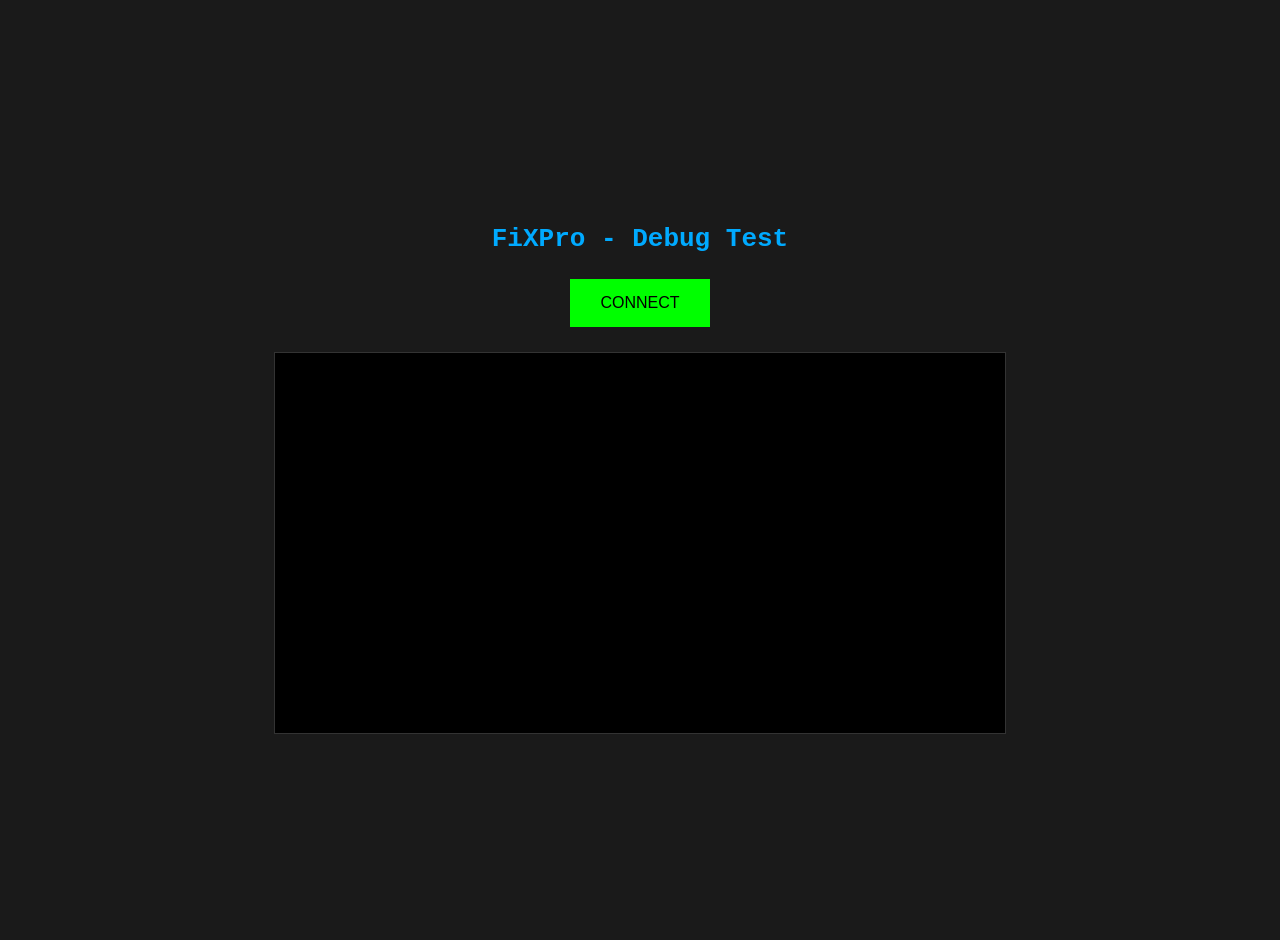
<file: docs/debug-test.html>
<!DOCTYPE html>
<html lang="en">
<head>
    <meta charset="UTF-8">
    <meta name="viewport" content="width=device-width, initial-scale=1.0">
    <title>FiXPro - Debug Test</title>
    <style>
        body {
            font-family: monospace;
            background: #1a1a1a;
            color: #0f0;
            min-height: 100vh;
            display: flex;
            flex-direction: column;
            align-items: center;
            justify-content: center;
            margin: 0;
            padding: 20px;
        }
        h1 { color: #0af; margin-bottom: 20px; }
        button {
            background: #0f0;
            color: #000;
            border: none;
            padding: 15px 30px;
            font-size: 16px;
            cursor: pointer;
            margin: 5px;
        }
        #log {
            background: #000;
            border: 1px solid #333;
            padding: 15px;
            width: 100%;
            max-width: 700px;
            height: 350px;
            overflow-y: auto;
            margin-top: 20px;
            font-size: 12px;
        }
        .tx { color: #fa0; }
        .rx { color: #0f0; }
        .err { color: #f00; }
        .info { color: #0af; }
    </style>
</head>
<body>
    <h1>FiXPro - Debug Test</h1>
    <button id="btn" onclick="toggle()">CONNECT</button>
    <div id="log"></div>
    
    <script>
        let port = null;
        let reader = null;
        let reading = false;
        const log = document.getElementById('log');
        const btn = document.getElementById('btn');
        
        function add(msg, cls='') {
            const d = document.createElement('div');
            d.className = cls;
            d.textContent = `[${new Date().toISOString().substr(11,12)}] ${msg}`;
            log.appendChild(d);
            log.scrollTop = log.scrollHeight;
        }
        
        async function toggle() {
            if (port) {
                reading = false;
                if (reader) {
                    try { await reader.cancel(); } catch(e) {}
                    reader = null;
                }
                try {
                    await port.close();
                } catch(e) {
                    add(`Close: ${e.message}`, 'err');
                }
                port = null;
                btn.textContent = 'CONNECT';
                add('Disconnected', 'err');
            } else {
                try {
                    add('Requesting port...', 'info');
                    port = await navigator.serial.requestPort({});
                    await port.open({ baudRate: 115200 });
                    btn.textContent = 'DISCONNECT';
                    add('Connected!', 'info');
                    reading = true;
                    readLoop();
                } catch(e) {
                    add(`Error: ${e.message}`, 'err');
                }
            }
        }
        
        async function readLoop() {
            if (!port || !port.readable) return;
            
            while (reading) {
                try {
                    reader = port.readable.getReader();
                    const { value, done } = await reader.read();
                    reader.releaseLock();
                    reader = null;
                    
                    if (done) {
                        add('Stream done', 'err');
                        break;
                    }
                    if (value && value.length > 0) {
                        const hex = Array.from(value).map(b => b.toString(16).padStart(2,'0')).join(' ');
                        add(`RX hex: ${hex}`, 'rx');
                    }
                } catch(e) {
                    if (e.name !== 'AbortError') {
                        add(`Read error: ${e.message}`, 'err');
                    }
                    break;
                }
            }
        }
        
        async function send(text) {
            if (!port || !port.writable) return;
            try {
                const enc = new TextEncoder();
                const writer = port.writable.getWriter();
                await writer.write(enc.encode(text));
                writer.releaseLock();
                add(`TX: ${text.trim()}`, 'tx');
            } catch(e) {
                add(`Write error: ${e.message}`, 'err');
            }
        }
        
        document.addEventListener('keydown', e => {
            if (e.key === 'Enter') send('PING\n');
            if (e.key === ' ') send('TEST\n');
        });
        
        if (!('serial' in navigator)) {
            document.body.innerHTML = '<h1>Web Serial NOT supported</h1>';
        }
    </script>
</body>
</html>
</file>
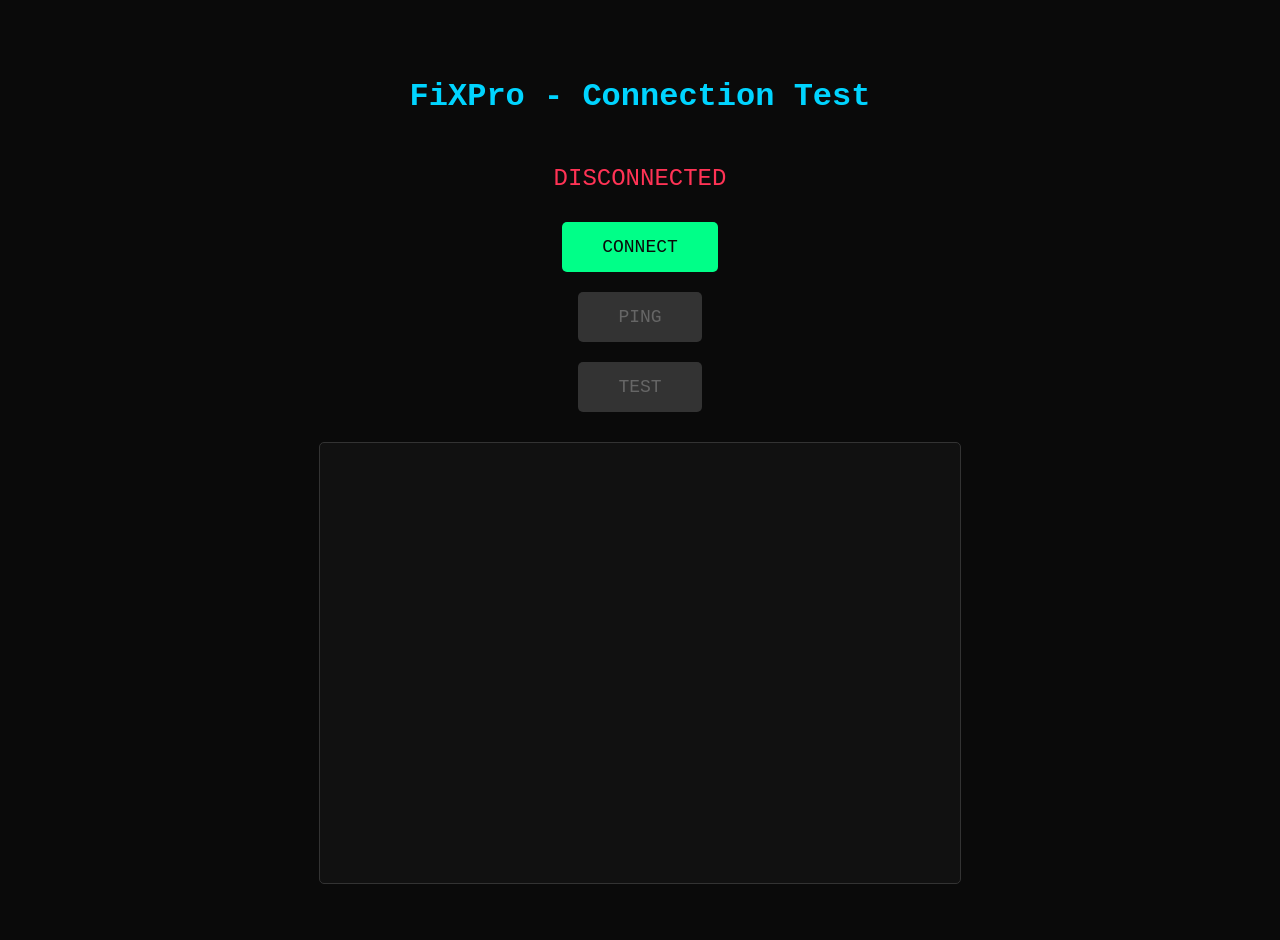
<file: docs/ping-test.html>
<!DOCTYPE html>
<html lang="en">
<head>
    <meta charset="UTF-8">
    <meta name="viewport" content="width=device-width, initial-scale=1.0">
    <title>FiXPro - Connection Test</title>
    <style>
        body {
            font-family: 'JetBrains Mono', monospace;
            background: #0a0a0a;
            color: #00ff88;
            min-height: 100vh;
            display: flex;
            flex-direction: column;
            align-items: center;
            justify-content: center;
            margin: 0;
            padding: 20px;
        }
        h1 { color: #00d4ff; margin-bottom: 30px; }
        button {
            background: #00ff88;
            color: #0a0a0a;
            border: none;
            padding: 15px 40px;
            font-size: 18px;
            font-family: inherit;
            cursor: pointer;
            border-radius: 5px;
            margin: 10px;
        }
        button:hover { background: #00cc6a; }
        button:disabled { background: #333; color: #666; cursor: not-allowed; }
        #log {
            background: #111;
            border: 1px solid #333;
            padding: 20px;
            width: 100%;
            max-width: 600px;
            height: 400px;
            overflow-y: auto;
            margin-top: 20px;
            border-radius: 5px;
            font-size: 14px;
        }
        .log-line { margin: 5px 0; padding: 3px; }
        .tx { color: #ffaa00; }
        .rx { color: #00ff88; }
        .info { color: #00d4ff; }
        .error { color: #ff3355; }
        #status { font-size: 24px; margin: 20px 0; }
        .connected { color: #00ff88; }
        .disconnected { color: #ff3355; }
    </style>
</head>
<body>
    <h1>FiXPro - Connection Test</h1>
    
    <div id="status" class="disconnected">DISCONNECTED</div>
    
    <button id="connectBtn" onclick="connect()">CONNECT</button>
    <button id="pingBtn" onclick="sendPing()" disabled>PING</button>
    <button id="testBtn" onclick="sendTest()" disabled>TEST</button>
    
    <div id="log"></div>
    
    <script>
        let port = null;
        let reader = null;
        const log = document.getElementById('log');
        const status = document.getElementById('status');
        const connectBtn = document.getElementById('connectBtn');
        const pingBtn = document.getElementById('pingBtn');
        const testBtn = document.getElementById('testBtn');
        
        function addLog(msg, type = 'info') {
            const line = document.createElement('div');
            line.className = `log-line ${type}`;
            line.textContent = `[${new Date().toLocaleTimeString()}] ${msg}`;
            log.appendChild(line);
            log.scrollTop = log.scrollHeight;
        }
        
        async function connect() {
            if (port) {
                await disconnect();
                return;
            }
            
            try {
                addLog('Requesting serial port...', 'info');
                port = await navigator.serial.requestPort({});
                await port.open({ 
                    baudRate: 115200,
                    dataBits: 8,
                    stopBits: 1,
                    parity: "none"
                });
                
                addLog('Port opened!', 'success');
                status.textContent = 'CONNECTED';
                status.className = 'connected';
                connectBtn.textContent = 'DISCONNECT';
                pingBtn.disabled = false;
                testBtn.disabled = false;
                
                readLoop();
            } catch (err) {
                addLog(`Error: ${err.message}`, 'error');
                status.textContent = 'ERROR';
                status.className = 'disconnected';
            }
        }
        
        async function disconnect() {
            if (reader) {
                await reader.cancel();
                reader = null;
            }
            if (port) {
                await port.close();
                port = null;
            }
            addLog('Disconnected', 'info');
            status.textContent = 'DISCONNECTED';
            status.className = 'disconnected';
            connectBtn.textContent = 'CONNECT';
            pingBtn.disabled = true;
            testBtn.disabled = true;
        }
        
        async function readLoop() {
            if (!port || !port.readable) return;
            
            try {
                reader = port.readable.getReader();
                const decoder = new TextDecoder();
                let buffer = '';
                
                while (true) {
                    const { value, done } = await reader.read();
                    if (done) break;
                    
                    // Show raw bytes
                    const hex = Array.from(new Uint8Array(value))
                        .map(b => b.toString(16).padStart(2, '0'))
                        .join(' ');
                    addLog(`RX raw: ${hex}`, 'rx');
                    
                    // Decode and show text
                    const text = decoder.decode(value);
                    buffer += text;
                    
                    // Process complete lines
                    while (buffer.includes('\n')) {
                        const idx = buffer.indexOf('\n');
                        const line = buffer.substring(0, idx);
                        buffer = buffer.substring(idx + 1);
                        if (line.trim()) {
                            addLog(`RX: ${line}`, 'rx');
                        }
                    }
                }
            } catch (err) {
                if (err.name !== 'AbortError') {
                    addLog(`Read error: ${err.message}`, 'error');
                }
            }
        }
        
        async function sendPing() {
            if (!port) return;
            
            try {
                addLog('TX: PING', 'tx');
                const writer = port.writable.getWriter();
                await writer.write(new TextEncoder().encode('PING\n'));
                writer.releaseLock();
            } catch (err) {
                addLog(`Write error: ${err.message}`, 'error');
            }
        }
        
        async function sendTest() {
            if (!port) return;
            
            try {
                const msg = 'TEST-123';
                addLog(`TX: ${msg}`, 'tx');
                const writer = port.writable.getWriter();
                await writer.write(new TextEncoder().encode(msg + '\n'));
                writer.releaseLock();
            } catch (err) {
                addLog(`Write error: ${err.message}`, 'error');
            }
        }
        
        if (!('serial' in navigator)) {
            document.body.innerHTML = '<h1>Web Serial API not supported</h1><p>Please use Chrome, Edge, or Opera</p>';
        }
    </script>
</body>
</html>
</file>
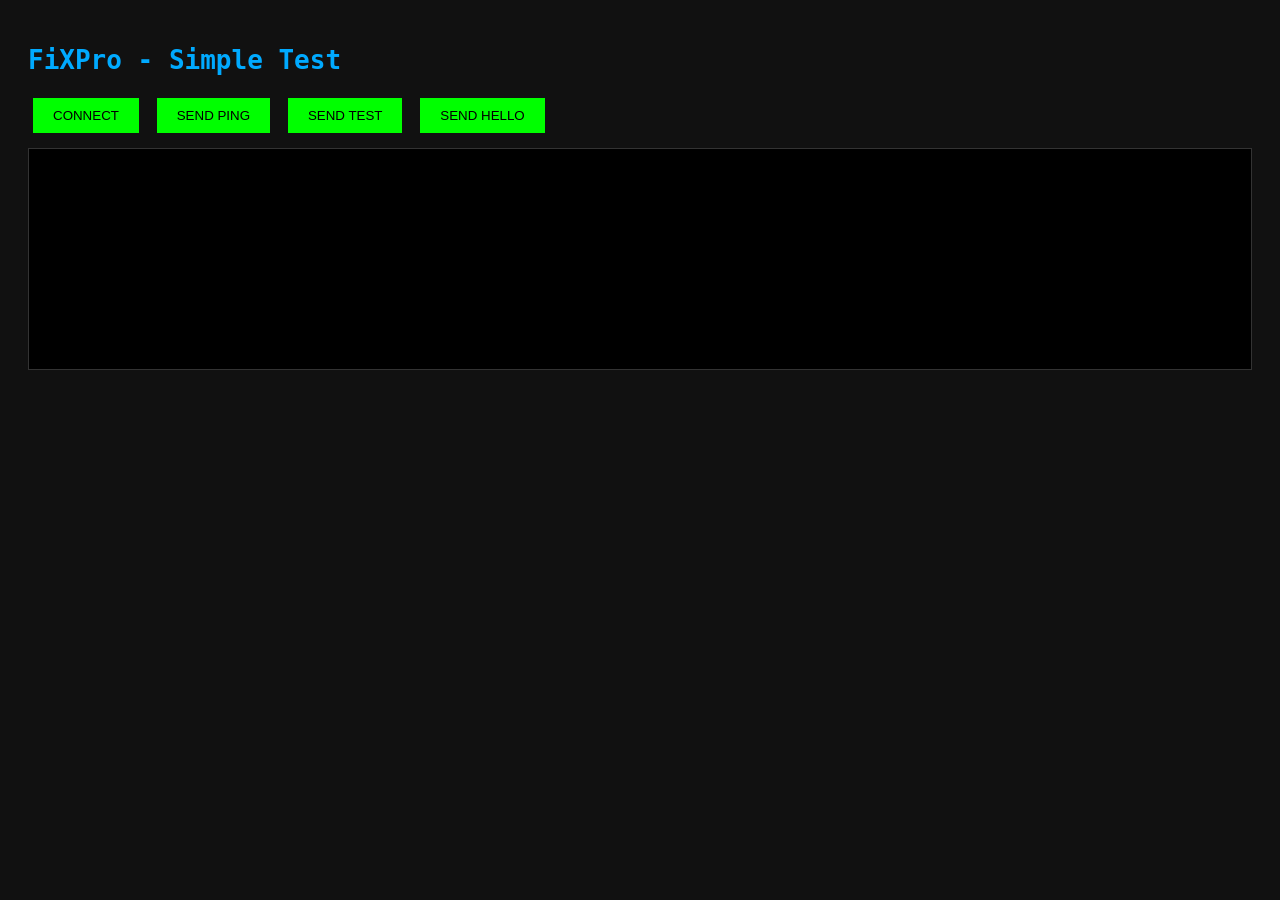
<file: docs/simple-test.html>
<!DOCTYPE html>
<html lang="en">
<head>
    <meta charset="UTF-8">
    <meta name="viewport" content="width=device-width, initial-scale=1.0">
    <title>FiXPro - Simple Test</title>
    <style>
        body { font-family: monospace; background: #111; color: #0f0; padding: 20px; }
        h1 { color: #0af; }
        button { background: #0f0; color: #000; border: none; padding: 10px 20px; cursor: pointer; margin: 5px; }
        textarea { width: 100%; height: 200px; background: #000; color: #0f0; font-family: monospace; }
        #output { background: #000; padding: 10px; height: 200px; overflow: auto; border: 1px solid #333; margin-top: 10px; }
    </style>
</head>
<body>
    <h1>FiXPro - Simple Test</h1>
    <button id="btn" onclick="toggle()">CONNECT</button>
    <button onclick="send('PING\n')">SEND PING</button>
    <button onclick="send('TEST\n')">SEND TEST</button>
    <button onclick="send('HELLO\n')">SEND HELLO</button>
    <div id="output"></div>
    
    <script>
        let port = null;
        let reading = false;
        const out = document.getElementById('output');
        
        function log(msg) {
            out.innerHTML += msg + '<br>';
            out.scrollTop = out.scrollHeight;
        }
        
        async function toggle() {
            if (port) {
                reading = false;
                try {
                    if (port.readable) port.readable.getReader().cancel();
                    await port.close();
                } catch(e) {}
                port = null;
                document.getElementById('btn').textContent = 'CONNECT';
                log('Disconnected');
            } else {
                try {
                    port = await navigator.serial.requestPort({});
                    await port.open({ baudRate: 115200 });
                    document.getElementById('btn').textContent = 'DISCONNECT';
                    log('Connected!');
                    reading = true;
                    startRead();
                } catch(e) {
                    log('Error: ' + e.message);
                }
            }
        }
        
        async function startRead() {
            if (!port) return;
            while (reading) {
                try {
                    const reader = port.readable.getReader();
                    const { value, done } = await reader.read();
                    reader.releaseLock();
                    if (done) { log('Done'); break; }
                    if (value) {
                        const hex = Array.from(value).map(b => b.toString(16).padStart(2,'0')).join(' ');
                        log('<span style="color:#0f0">RX hex:</span> ' + hex);
                    }
                } catch(e) {
                    if (e.name !== 'AbortError') log('<span style="color:#f00">Error:</span> ' + e.message);
                    break;
                }
            }
        }
        
        async function send(text) {
            if (!port) { log('Not connected!'); return; }
            try {
                const w = port.writable.getWriter();
                await w.write(new TextEncoder().encode(text));
                w.releaseLock();
                log('<span style="color:#fa0">TX:</span> ' + JSON.stringify(text));
            } catch(e) {
                log('<span style="color:#f00">Write error:</span> ' + e.message);
            }
        }
        
        if (!('serial' in navigator)) {
            document.body.innerHTML = '<h1>Web Serial NOT supported</h1>';
        }
    </script>
</body>
</html>
</file>
<file: docs/assets/fixpro-styles.css>
/**
 * FiXPro Web Interface - Styles
 */

/* Responsive breakpoints */
@media (max-width: 1200px) {
    .app-shell {
        grid-template-columns: 200px 1fr 240px;
    }
}

@media (max-width: 992px) {
    .app-shell {
        grid-template-columns: 1fr;
        grid-template-rows: auto 1fr;
    }
    
    .sidebar {
        display: none;
    }
    
    .panel-right {
        position: fixed;
        bottom: 0;
        left: 0;
        right: 0;
        height: 300px;
        transform: translateY(calc(100% - 44px));
        transition: transform 0.3s ease;
    }
    
    .panel-right.expanded {
        transform: translateY(0);
    }
}

/* Animations */
@keyframes pulse {
    0%, 100% { opacity: 1; }
    50% { opacity: 0.5; }
}

@keyframes glow {
    0%, 100% { box-shadow: 0 0 5px var(--green-core); }
    50% { box-shadow: 0 0 20px var(--green-core); }
}

.pulse {
    animation: pulse 2s infinite;
}

.glow {
    animation: glow 2s infinite;
}

/* Button states */
.btn:active {
    transform: scale(0.98);
}

.btn:disabled {
    opacity: 0.5;
    cursor: not-allowed;
}

/* Log entries */
.log-debug { color: var(--text-muted); }
.log-info { color: var(--cyan-core); }
.log-warn { color: var(--amber); }
.log-error { color: var(--red); }
.log-cmd { padding: 4px 0; border-bottom: 1px solid var(--border); }

.cmd-time { color: var(--text-muted); font-size: 11px; }
.cmd-name { color: var(--green-core); }
.cmd-response { color: var(--cyan-core); }

/* Progress bar */
.progress-bar {
    height: 4px;
    background: var(--bg-elevated);
    border-radius: 2px;
    overflow: hidden;
}

.progress-bar-fill {
    height: 100%;
    background: linear-gradient(90deg, var(--green-core), var(--cyan-core));
    transition: width 0.3s ease;
}

/* Tooltips */
[data-tooltip] {
    position: relative;
}

[data-tooltip]::after {
    content: attr(data-tooltip);
    position: absolute;
    bottom: 100%;
    left: 50%;
    transform: translateX(-50%);
    padding: 4px 8px;
    background: var(--bg-elevated);
    border: 1px solid var(--border);
    border-radius: var(--r);
    font-size: 11px;
    white-space: nowrap;
    opacity: 0;
    pointer-events: none;
    transition: opacity 0.2s;
}

[data-tooltip]:hover::after {
    opacity: 1;
}

/* Keyboard shortcuts */
.kbd {
    display: inline-block;
    padding: 2px 6px;
    background: var(--bg-elevated);
    border: 1px solid var(--border);
    border-radius: 3px;
    font-family: var(--font-mono);
    font-size: 11px;
}

/* Loading spinner */
.spinner {
    width: 20px;
    height: 20px;
    border: 2px solid var(--border);
    border-top-color: var(--green-core);
    border-radius: 50%;
    animation: spin 1s linear infinite;
}

@keyframes spin {
    to { transform: rotate(360deg); }
}

/* Status badges */
.status-badge {
    display: inline-flex;
    align-items: center;
    gap: 4px;
    padding: 2px 8px;
    border-radius: 12px;
    font-size: 11px;
    font-weight: 500;
}

.status-badge.success {
    background: var(--green-ghost);
    color: var(--green-core);
}

.status-badge.warning {
    background: rgba(255, 170, 0, 0.1);
    color: var(--amber);
}

.status-badge.error {
    background: rgba(255, 51, 85, 0.1);
    color: var(--red);
}

/* Dark mode toggle (future) */
@media (prefers-color-scheme: light) {
    :root {
        /* Light mode variables - future enhancement */
    }
}
</file>
